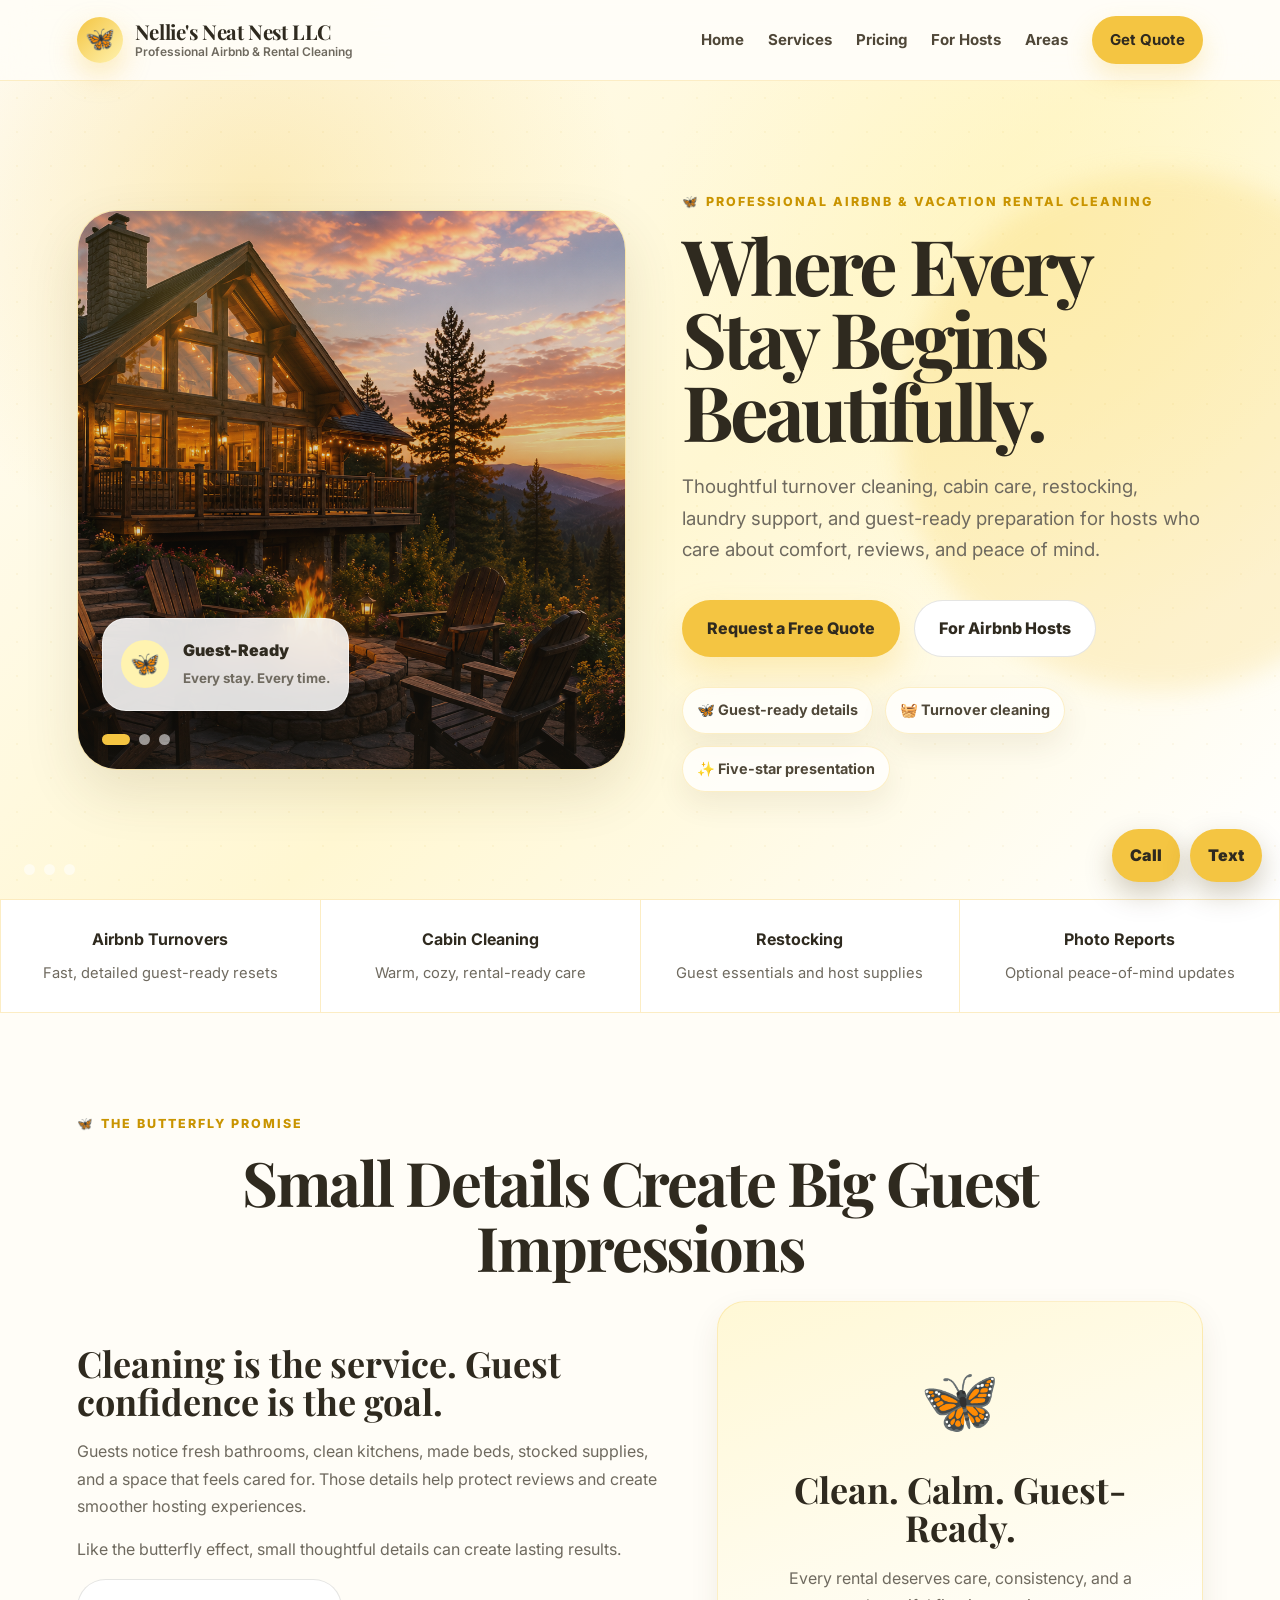
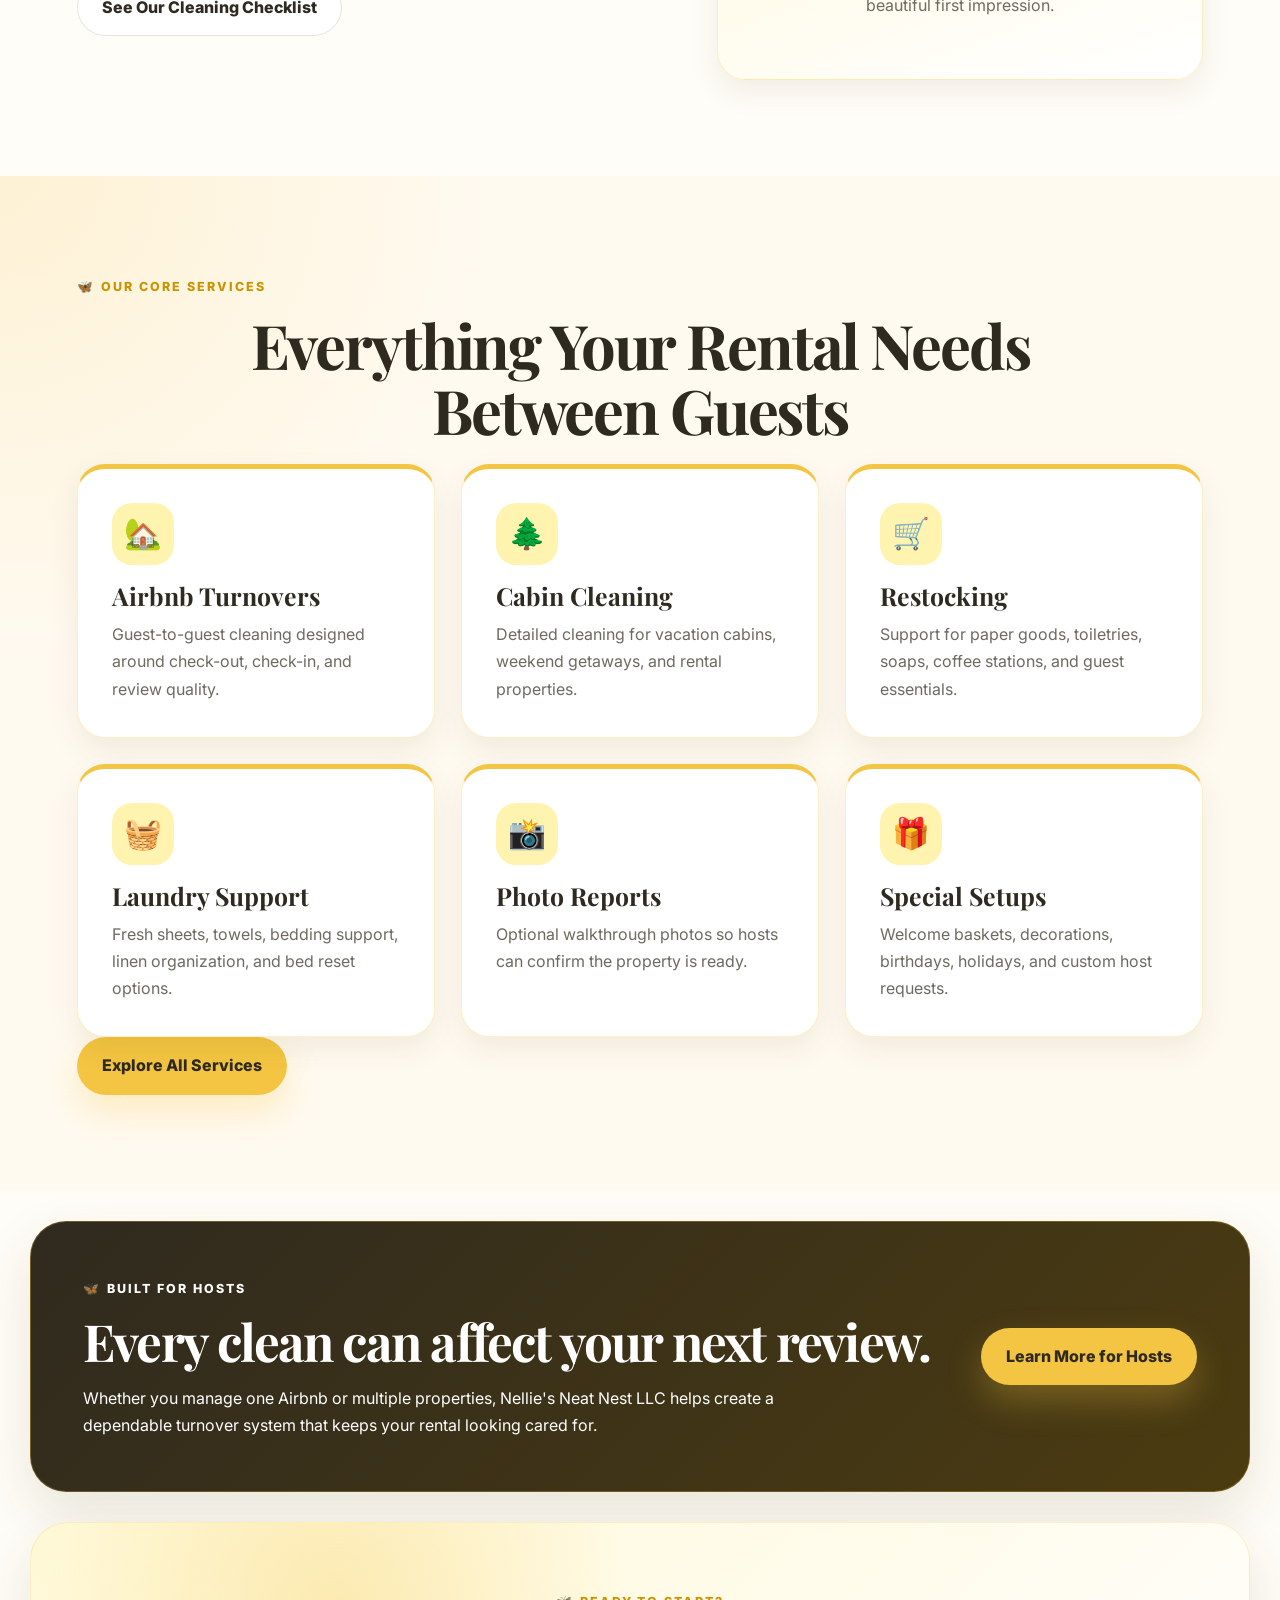
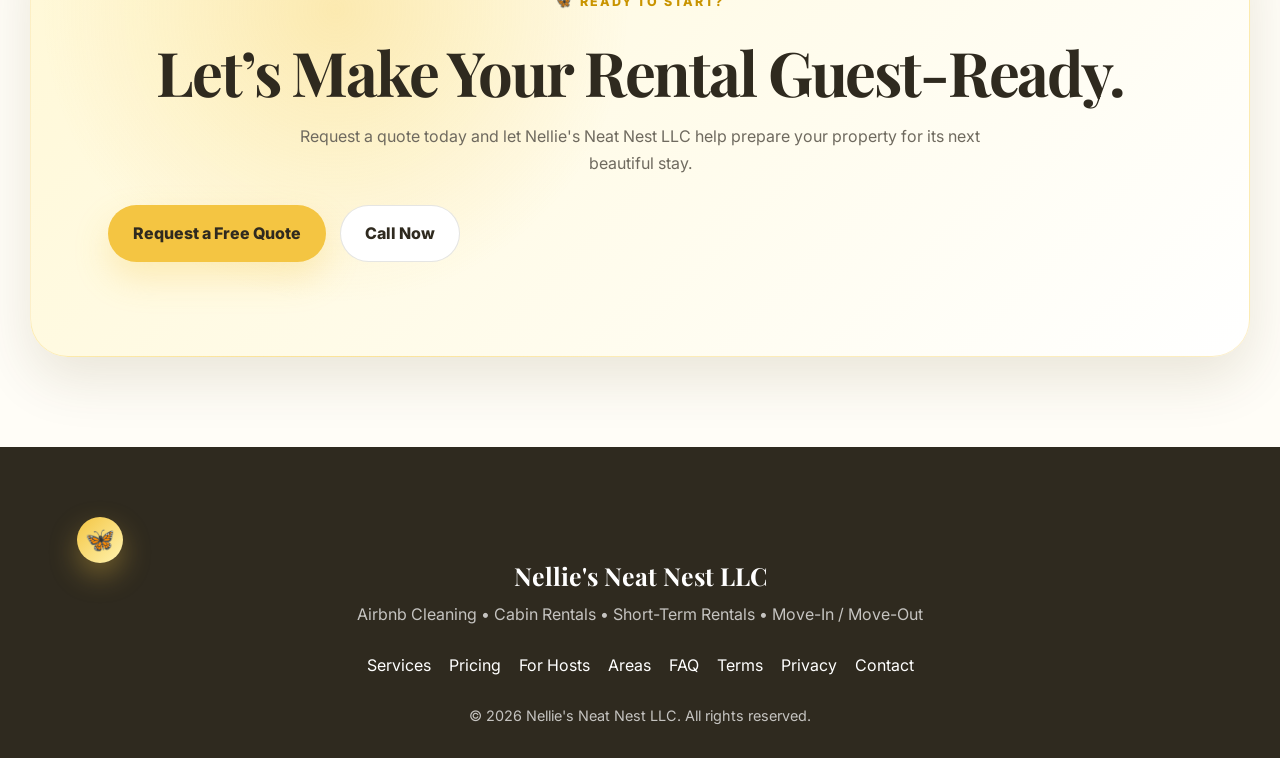
<file: index.html>
<!DOCTYPE html>
<html lang="en">
<head>
  <meta charset="UTF-8" />
  <meta name="viewport" content="width=device-width, initial-scale=1.0" />

  <title>Nellie's Neat Nest LLC | Airbnb Cleaning & Vacation Rental Turnovers</title>
  <meta name="description" content="Professional Airbnb turnover cleaning, cabin cleaning, restocking, laundry support, and guest-ready rental cleaning services." />

  <link rel="stylesheet" href="css/styles.css" />
</head>

<body>

<div class="butterfly-layer" aria-hidden="true">
  <span class="float-butterfly b1">🦋</span>
  <span class="float-butterfly b2">🦋</span>
  <span class="float-butterfly b3">🦋</span>
  <span class="float-butterfly b4">🦋</span>
  <span class="float-butterfly b5">🦋</span>
  <span class="float-butterfly b6">🦋</span>
</div>

<header class="site-header">
  <a href="index.html" class="logo">
    <span class="logo-mark">🦋</span>
    <span class="logo-text">
      <strong>Nellie's Neat Nest LLC</strong>
      <small>Professional Airbnb & Rental Cleaning</small>
    </span>
  </a>

  <nav class="nav">
    <a href="index.html">Home</a>
    <a href="services.html">Services</a>
    <a href="pricing.html">Pricing</a>
    <a href="airbnb-hosts.html">For Hosts</a>
    <a href="service-areas.html">Areas</a>
    <a href="contact.html" class="nav-btn">Get Quote</a>
  </nav>
</header>

<main>

<section class="hero">

  <aside class="hero-slideshow-wrap">

    <div class="hero-slideshow">

        <div class="hero-slide active">
            <img src="images/hero-cabin-1.png"
                 alt="Warm cabin rental prepared for guests">
        </div>

        <div class="hero-slide">
            <img src="images/hero-living-room.png"
                 alt="Cozy cabin living room prepared for Airbnb guests">
        </div>

        <div class="hero-slide">
            <img src="images/hero-cabin-3.png"
                 alt="Vacation rental guest-ready bedroom">
        </div>

        <div class="hero-slide-overlay"></div>

        <div class="hero-image-badge">
            <span>🦋</span>
            <div>
                <strong>Guest-Ready</strong>
                <small>Every stay. Every time.</small>
            </div>
        </div>

        <div class="slide-dots">
            <button class="slide-dot active" aria-label="Slide 1"></button>
            <button class="slide-dot" aria-label="Slide 2"></button>
            <button class="slide-dot" aria-label="Slide 3"></button>
        </div>

    </div>

</aside>

      
      <div class="slide-dots">
        <button class="slide-dot active" aria-label="Slide 1"></button>
        <button class="slide-dot" aria-label="Slide 2"></button>
        <button class="slide-dot" aria-label="Slide 3"></button>
      </div>

    </div>
  </aside>

  <div class="hero-content">
    <p class="eyebrow">Professional Airbnb & Vacation Rental Cleaning</p>

    <h1>Where Every Stay Begins Beautifully.</h1>

    <p class="hero-text">
      Thoughtful turnover cleaning, cabin care, restocking, laundry support,
      and guest-ready preparation for hosts who care about comfort, reviews,
      and peace of mind.
    </p>

    <div class="hero-buttons">
      <a href="contact.html" class="btn primary">Request a Free Quote</a>
      <a href="airbnb-hosts.html" class="btn secondary">For Airbnb Hosts</a>
    </div>

    <div class="trust-row">
      <span>🦋 Guest-ready details</span>
      <span>🧺 Turnover cleaning</span>
      <span>✨ Five-star presentation</span>
    </div>
  </div>

</section>

<section class="trust-strip">
  <div>
    <strong>Airbnb Turnovers</strong>
    <span>Fast, detailed guest-ready resets</span>
  </div>
  <div>
    <strong>Cabin Cleaning</strong>
    <span>Warm, cozy, rental-ready care</span>
  </div>
  <div>
    <strong>Restocking</strong>
    <span>Guest essentials and host supplies</span>
  </div>
  <div>
    <strong>Photo Reports</strong>
    <span>Optional peace-of-mind updates</span>
  </div>
</section>

<section class="section">
  <p class="eyebrow center">The Butterfly Promise</p>
  <h2 class="section-title">Small Details Create Big Guest Impressions</h2>

  <div class="split">
    <div>
      <h3>Cleaning is the service. Guest confidence is the goal.</h3>
      <p>
        Guests notice fresh bathrooms, clean kitchens, made beds, stocked supplies,
        and a space that feels cared for. Those details help protect reviews and create
        smoother hosting experiences.
      </p>
      <p>
        Like the butterfly effect, small thoughtful details can create lasting results.
      </p>
      <a href="checklist.html" class="btn secondary">See Our Cleaning Checklist</a>
    </div>

    <div class="feature-card butterfly-promise-card">
      <span>🦋</span>
      <h3>Clean. Calm. Guest-Ready.</h3>
      <p>Every rental deserves care, consistency, and a beautiful first impression.</p>
    </div>
  </div>
</section>

<section class="section soft-bg">
  <p class="eyebrow center">Our Core Services</p>
  <h2 class="section-title">Everything Your Rental Needs Between Guests</h2>

  <div class="cards">
    <article class="card service-card">
      <span class="card-icon">🏡</span>
      <h3>Airbnb Turnovers</h3>
      <p>Guest-to-guest cleaning designed around check-out, check-in, and review quality.</p>
    </article>

    <article class="card service-card">
      <span class="card-icon">🌲</span>
      <h3>Cabin Cleaning</h3>
      <p>Detailed cleaning for vacation cabins, weekend getaways, and rental properties.</p>
    </article>

    <article class="card service-card">
      <span class="card-icon">🛒</span>
      <h3>Restocking</h3>
      <p>Support for paper goods, toiletries, soaps, coffee stations, and guest essentials.</p>
    </article>

    <article class="card service-card">
      <span class="card-icon">🧺</span>
      <h3>Laundry Support</h3>
      <p>Fresh sheets, towels, bedding support, linen organization, and bed reset options.</p>
    </article>

    <article class="card service-card">
      <span class="card-icon">📸</span>
      <h3>Photo Reports</h3>
      <p>Optional walkthrough photos so hosts can confirm the property is ready.</p>
    </article>

    <article class="card service-card">
      <span class="card-icon">🎁</span>
      <h3>Special Setups</h3>
      <p>Welcome baskets, decorations, birthdays, holidays, and custom host requests.</p>
    </article>
  </div>

  <div class="center-button">
    <a href="services.html" class="btn primary">Explore All Services</a>
  </div>
</section>

<section class="highlight host-highlight">
  <div>
    <p class="eyebrow">Built for Hosts</p>
    <h2>Every clean can affect your next review.</h2>
    <p>
      Whether you manage one Airbnb or multiple properties, Nellie's Neat Nest LLC helps
      create a dependable turnover system that keeps your rental looking cared for.
    </p>
  </div>

  <a href="airbnb-hosts.html" class="btn primary">Learn More for Hosts</a>
</section>

<section class="cta">
  <p class="eyebrow center">Ready to Start?</p>
  <h2>Let’s Make Your Rental Guest-Ready.</h2>
  <p>
    Request a quote today and let Nellie's Neat Nest LLC help prepare your property
    for its next beautiful stay.
  </p>

  <div class="hero-buttons center">
    <a href="contact.html" class="btn primary">Request a Free Quote</a>
    <a href="tel:9285331377" class="btn secondary">Call Now</a>
  </div>
</section>

</main>

<footer class="footer">
  <div class="footer-brand">
    <span class="logo-mark">🦋</span>
    <h3>Nellie's Neat Nest LLC</h3>
    <p>Airbnb Cleaning • Cabin Rentals • Short-Term Rentals • Move-In / Move-Out</p>
  </div>

  <div class="footer-links">
    <a href="services.html">Services</a>
    <a href="pricing.html">Pricing</a>
    <a href="airbnb-hosts.html">For Hosts</a>
    <a href="service-areas.html">Areas</a>
    <a href="faq.html">FAQ</a>
    <a href="terms-and-policies.html">Terms</a>
    <a href="privacy.html">Privacy</a>
    <a href="contact.html">Contact</a>
  </div>

  <p class="copyright">© 2026 Nellie's Neat Nest LLC. All rights reserved.</p>
</footer>

<div class="floating-actions">
  <a href="tel:9285331377">Call</a>
  <a href="sms:9285331377">Text</a>
</div>

<script src="js/script.js"></script>
</body>
</html>
</file>
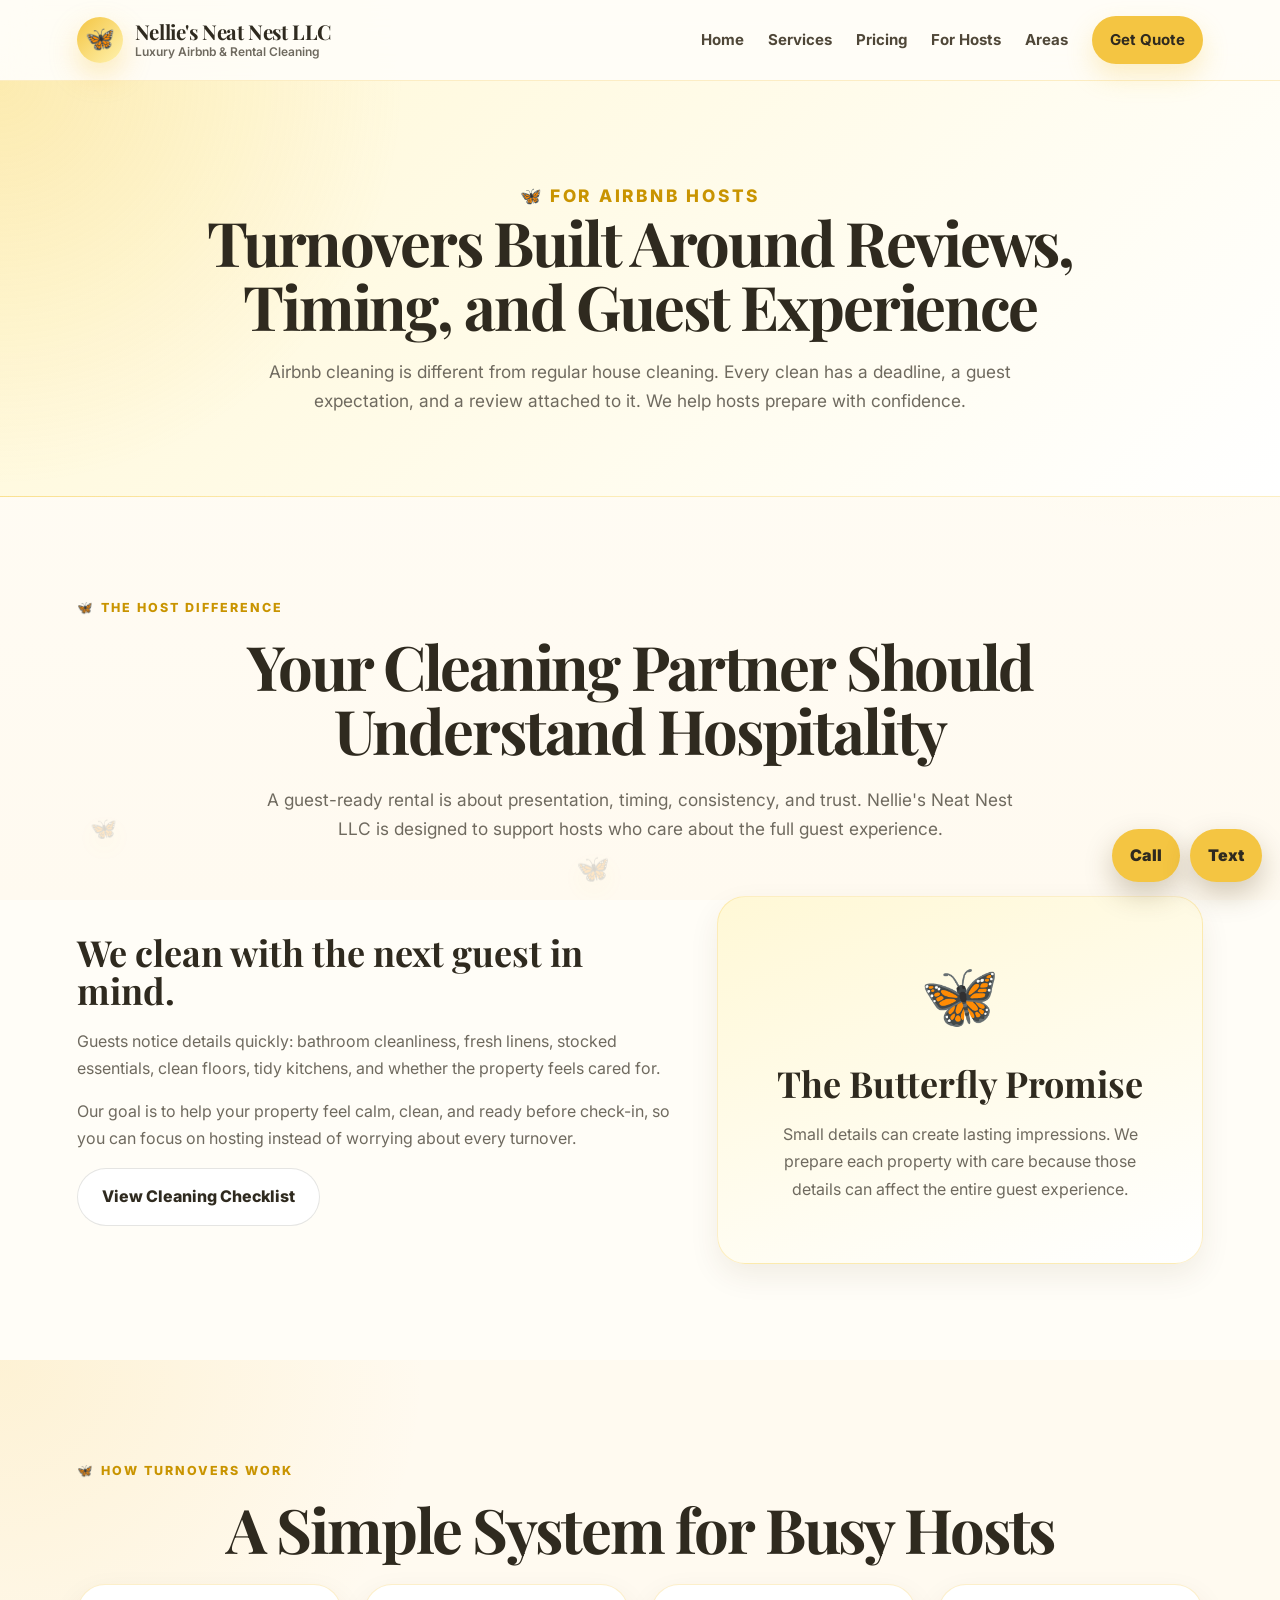
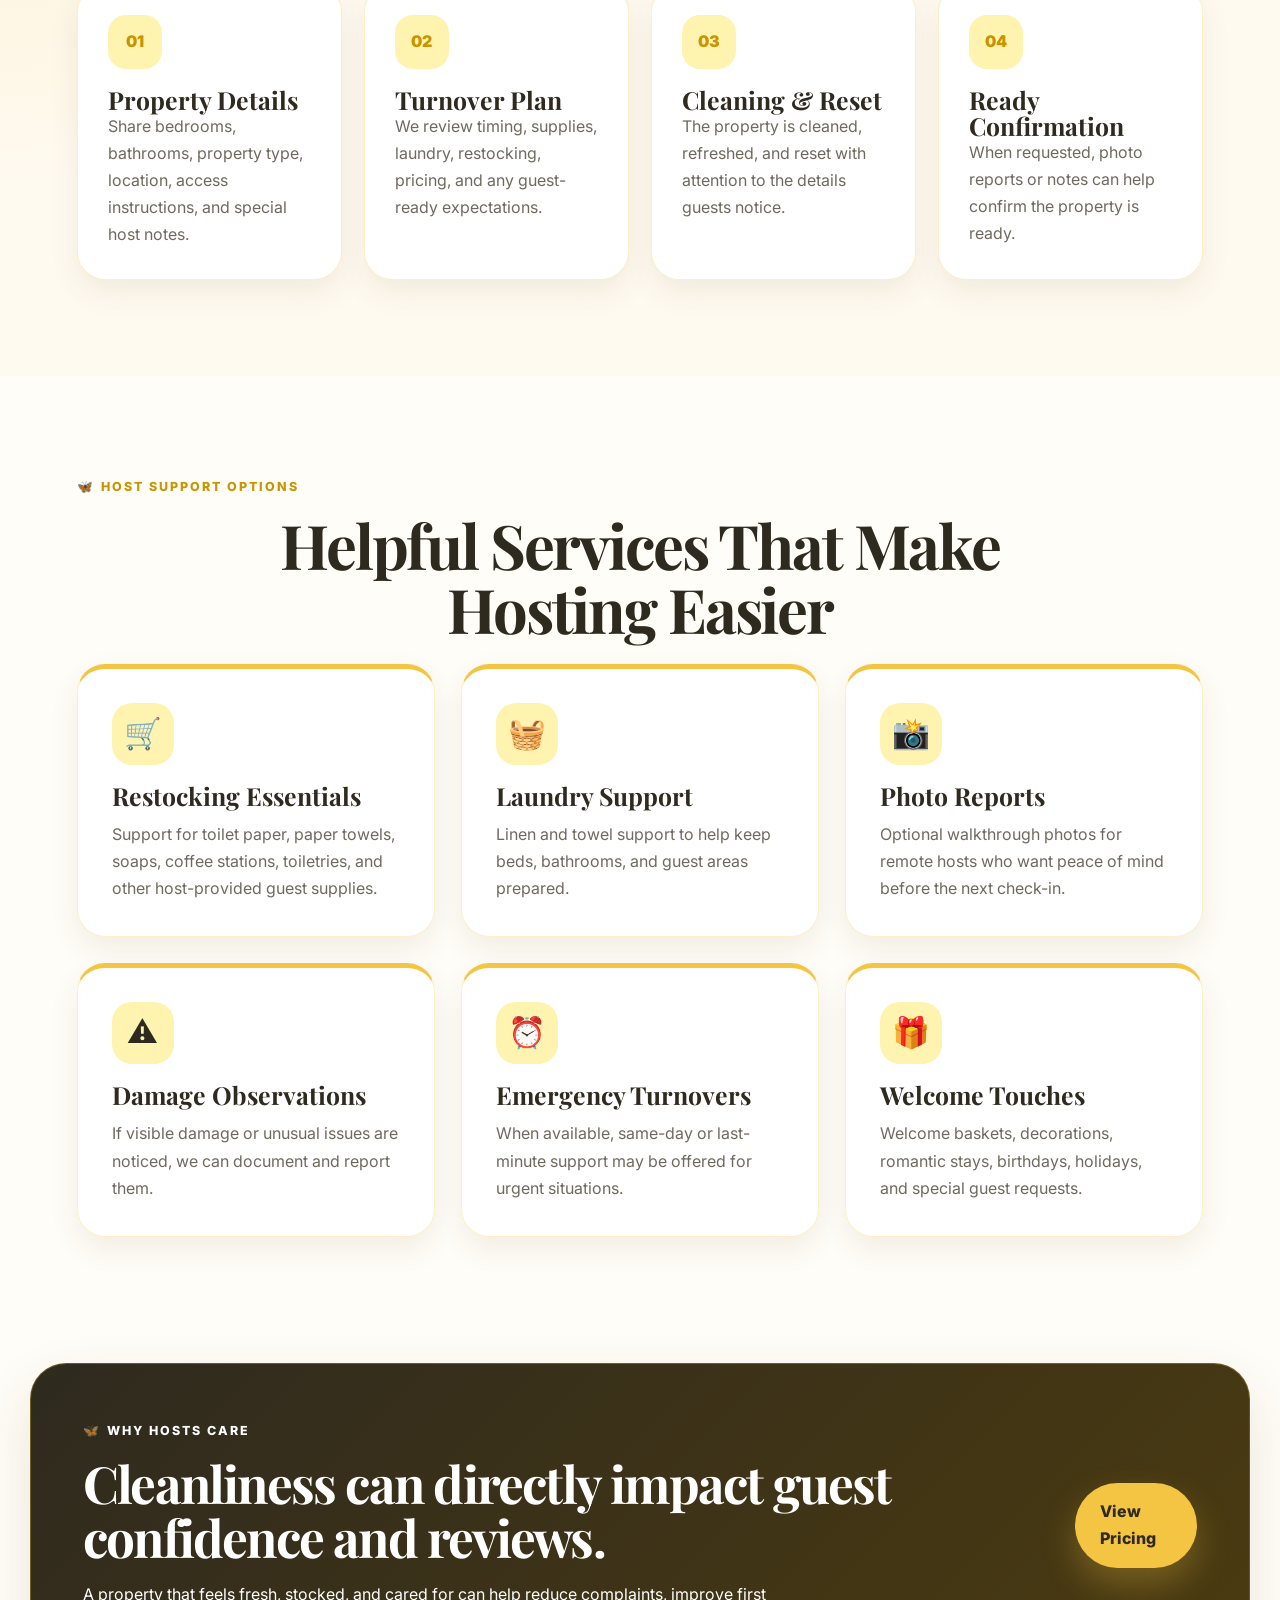
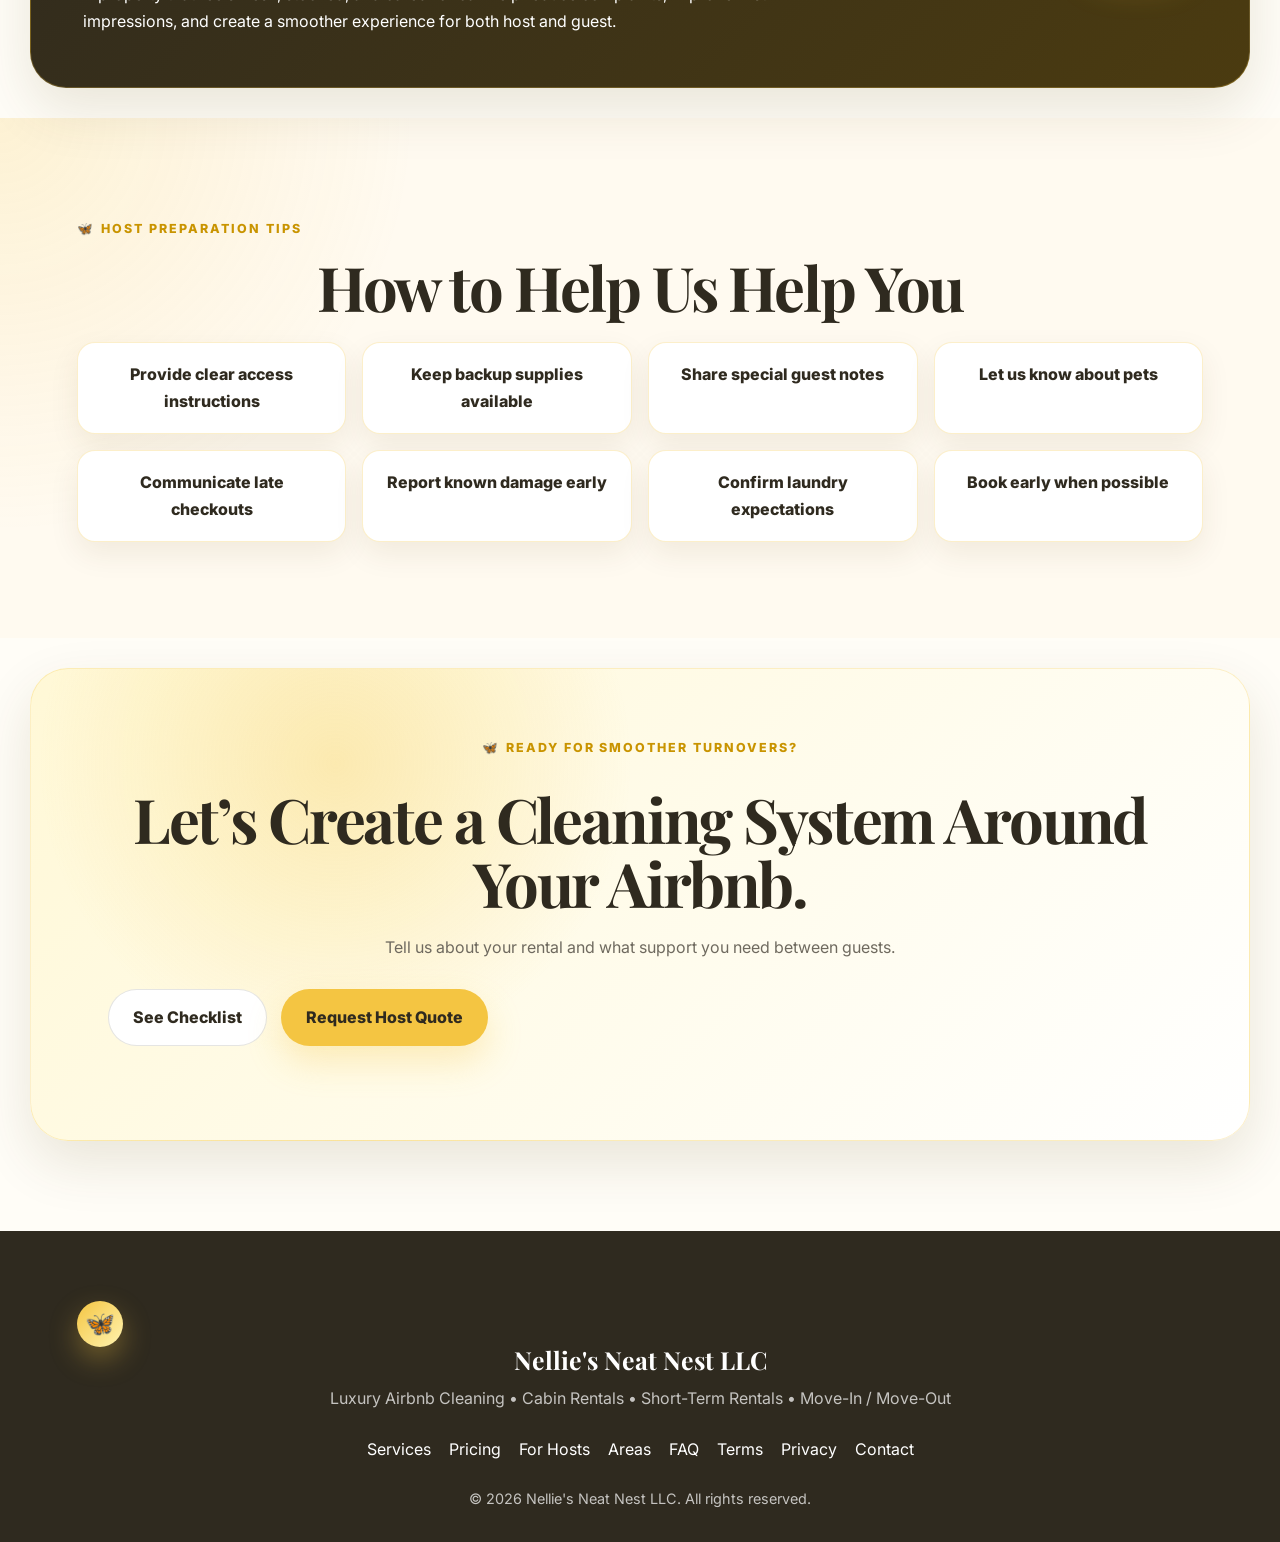
<file: airbnb-hosts.html>
<!DOCTYPE html>
<html lang="en">
<head>
  <meta charset="UTF-8" />
  <meta name="viewport" content="width=device-width, initial-scale=1.0" />

  <title>For Airbnb Hosts | Nellie's Neat Nest LLC</title>
  <meta
    name="description"
    content="Airbnb host cleaning support including turnovers, restocking, laundry, photo reports, guest-ready preparation, and rental cleaning systems."
  />

  <link rel="stylesheet" href="css/styles.css" />
</head>

<body>

  <div class="butterfly-layer" aria-hidden="true">
    <span class="float-butterfly b1">🦋</span>
    <span class="float-butterfly b2">🦋</span>
    <span class="float-butterfly b3">🦋</span>
    <span class="float-butterfly b4">🦋</span>
    <span class="float-butterfly b5">🦋</span>
    <span class="float-butterfly b6">🦋</span>
  </div>

  <header class="site-header">
    <a href="index.html" class="logo">
      <span class="logo-mark">🦋</span>
      <span class="logo-text">
        <strong>Nellie's Neat Nest LLC</strong>
        <small>Luxury Airbnb & Rental Cleaning</small>
      </span>
    </a>

    <nav class="nav">
      <a href="index.html">Home</a>
      <a href="services.html">Services</a>
      <a href="pricing.html">Pricing</a>
      <a href="airbnb-hosts.html">For Hosts</a>
      <a href="service-areas.html">Areas</a>
      <a href="contact.html" class="nav-btn">Get Quote</a>
    </nav>
  </header>

  <main>

    <section class="page-hero">
      <p class="eyebrow">For Airbnb Hosts</p>
      <h2>Turnovers Built Around Reviews, Timing, and Guest Experience</h2>
      <p>
        Airbnb cleaning is different from regular house cleaning. Every clean has a deadline,
        a guest expectation, and a review attached to it. We help hosts prepare with confidence.
      </p>
    </section>

    <section class="section">
      <p class="eyebrow center">The Host Difference</p>
      <h2 class="section-title">Your Cleaning Partner Should Understand Hospitality</h2>
      <p class="section-subtitle">
        A guest-ready rental is about presentation, timing, consistency, and trust.
        Nellie's Neat Nest LLC is designed to support hosts who care about the full guest experience.
      </p>

      <div class="split">
        <div>
          <h3>We clean with the next guest in mind.</h3>
          <p>
            Guests notice details quickly: bathroom cleanliness, fresh linens, stocked essentials,
            clean floors, tidy kitchens, and whether the property feels cared for.
          </p>
          <p>
            Our goal is to help your property feel calm, clean, and ready before check-in,
            so you can focus on hosting instead of worrying about every turnover.
          </p>
          <a href="checklist.html" class="btn secondary">View Cleaning Checklist</a>
        </div>

        <div class="feature-card butterfly-promise-card">
          <span>🦋</span>
          <h3>The Butterfly Promise</h3>
          <p>
            Small details can create lasting impressions. We prepare each property
            with care because those details can affect the entire guest experience.
          </p>
        </div>
      </div>
    </section>

    <section class="section soft-bg">
      <p class="eyebrow center">How Turnovers Work</p>
      <h2 class="section-title">A Simple System for Busy Hosts</h2>

      <div class="process-grid">
        <article class="process-step">
          <span>01</span>
          <h3>Property Details</h3>
          <p>
            Share bedrooms, bathrooms, property type, location, access instructions,
            and special host notes.
          </p>
        </article>

        <article class="process-step">
          <span>02</span>
          <h3>Turnover Plan</h3>
          <p>
            We review timing, supplies, laundry, restocking, pricing, and any guest-ready expectations.
          </p>
        </article>

        <article class="process-step">
          <span>03</span>
          <h3>Cleaning & Reset</h3>
          <p>
            The property is cleaned, refreshed, and reset with attention to the details guests notice.
          </p>
        </article>

        <article class="process-step">
          <span>04</span>
          <h3>Ready Confirmation</h3>
          <p>
            When requested, photo reports or notes can help confirm the property is ready.
          </p>
        </article>
      </div>
    </section>

    <section class="section">
      <p class="eyebrow center">Host Support Options</p>
      <h2 class="section-title">Helpful Services That Make Hosting Easier</h2>

      <div class="cards">
        <article class="card service-card">
          <span class="card-icon">🛒</span>
          <h3>Restocking Essentials</h3>
          <p>
            Support for toilet paper, paper towels, soaps, coffee stations,
            toiletries, and other host-provided guest supplies.
          </p>
        </article>

        <article class="card service-card">
          <span class="card-icon">🧺</span>
          <h3>Laundry Support</h3>
          <p>
            Linen and towel support to help keep beds, bathrooms, and guest areas prepared.
          </p>
        </article>

        <article class="card service-card">
          <span class="card-icon">📸</span>
          <h3>Photo Reports</h3>
          <p>
            Optional walkthrough photos for remote hosts who want peace of mind
            before the next check-in.
          </p>
        </article>

        <article class="card service-card">
          <span class="card-icon">⚠️</span>
          <h3>Damage Observations</h3>
          <p>
            If visible damage or unusual issues are noticed, we can document and report them.
          </p>
        </article>

        <article class="card service-card">
          <span class="card-icon">⏰</span>
          <h3>Emergency Turnovers</h3>
          <p>
            When available, same-day or last-minute support may be offered for urgent situations.
          </p>
        </article>

        <article class="card service-card">
          <span class="card-icon">🎁</span>
          <h3>Welcome Touches</h3>
          <p>
            Welcome baskets, decorations, romantic stays, birthdays, holidays,
            and special guest requests.
          </p>
        </article>
      </div>
    </section>

    <section class="highlight host-highlight">
      <div>
        <p class="eyebrow">Why Hosts Care</p>
        <h2>Cleanliness can directly impact guest confidence and reviews.</h2>
        <p>
          A property that feels fresh, stocked, and cared for can help reduce complaints,
          improve first impressions, and create a smoother experience for both host and guest.
        </p>
      </div>

      <a href="pricing.html" class="btn primary">View Pricing</a>
    </section>

    <section class="section soft-bg">
      <p class="eyebrow center">Host Preparation Tips</p>
      <h2 class="section-title">How to Help Us Help You</h2>

      <div class="service-grid">
        <div class="service-box">Provide clear access instructions</div>
        <div class="service-box">Keep backup supplies available</div>
        <div class="service-box">Share special guest notes</div>
        <div class="service-box">Let us know about pets</div>
        <div class="service-box">Communicate late checkouts</div>
        <div class="service-box">Report known damage early</div>
        <div class="service-box">Confirm laundry expectations</div>
        <div class="service-box">Book early when possible</div>
      </div>
    </section>

    <section class="cta">
      <p class="eyebrow center">Ready for Smoother Turnovers?</p>
      <h2>Let’s Create a Cleaning System Around Your Airbnb.</h2>
      <p>
        Tell us about your rental and what support you need between guests.
      </p>

      <div class="hero-buttons center">
        <a href="checklist.html" class="btn secondary">See Checklist</a>
        <a href="contact.html" class="btn primary">Request Host Quote</a>
      </div>
    </section>

  </main>

  <footer class="footer">
    <div class="footer-brand">
      <span class="logo-mark">🦋</span>
      <h3>Nellie's Neat Nest LLC</h3>
      <p>Luxury Airbnb Cleaning • Cabin Rentals • Short-Term Rentals • Move-In / Move-Out</p>
    </div>

    <div class="footer-links">
      <a href="services.html">Services</a>
      <a href="pricing.html">Pricing</a>
      <a href="airbnb-hosts.html">For Hosts</a>
      <a href="service-areas.html">Areas</a>
      <a href="faq.html">FAQ</a>
      <a href="terms-and-policies.html">Terms</a>
      <a href="privacy.html">Privacy</a>
      <a href="contact.html">Contact</a>
    </div>

    <p class="copyright">© 2026 Nellie's Neat Nest LLC. All rights reserved.</p>
  </footer>

  <div class="floating-actions">
    <a href="tel:9285331377">Call</a>
    <a href="sms:9285331377">Text</a>
  </div>

  <script src="js/script.js"></script>
</body>
</html>
</file>
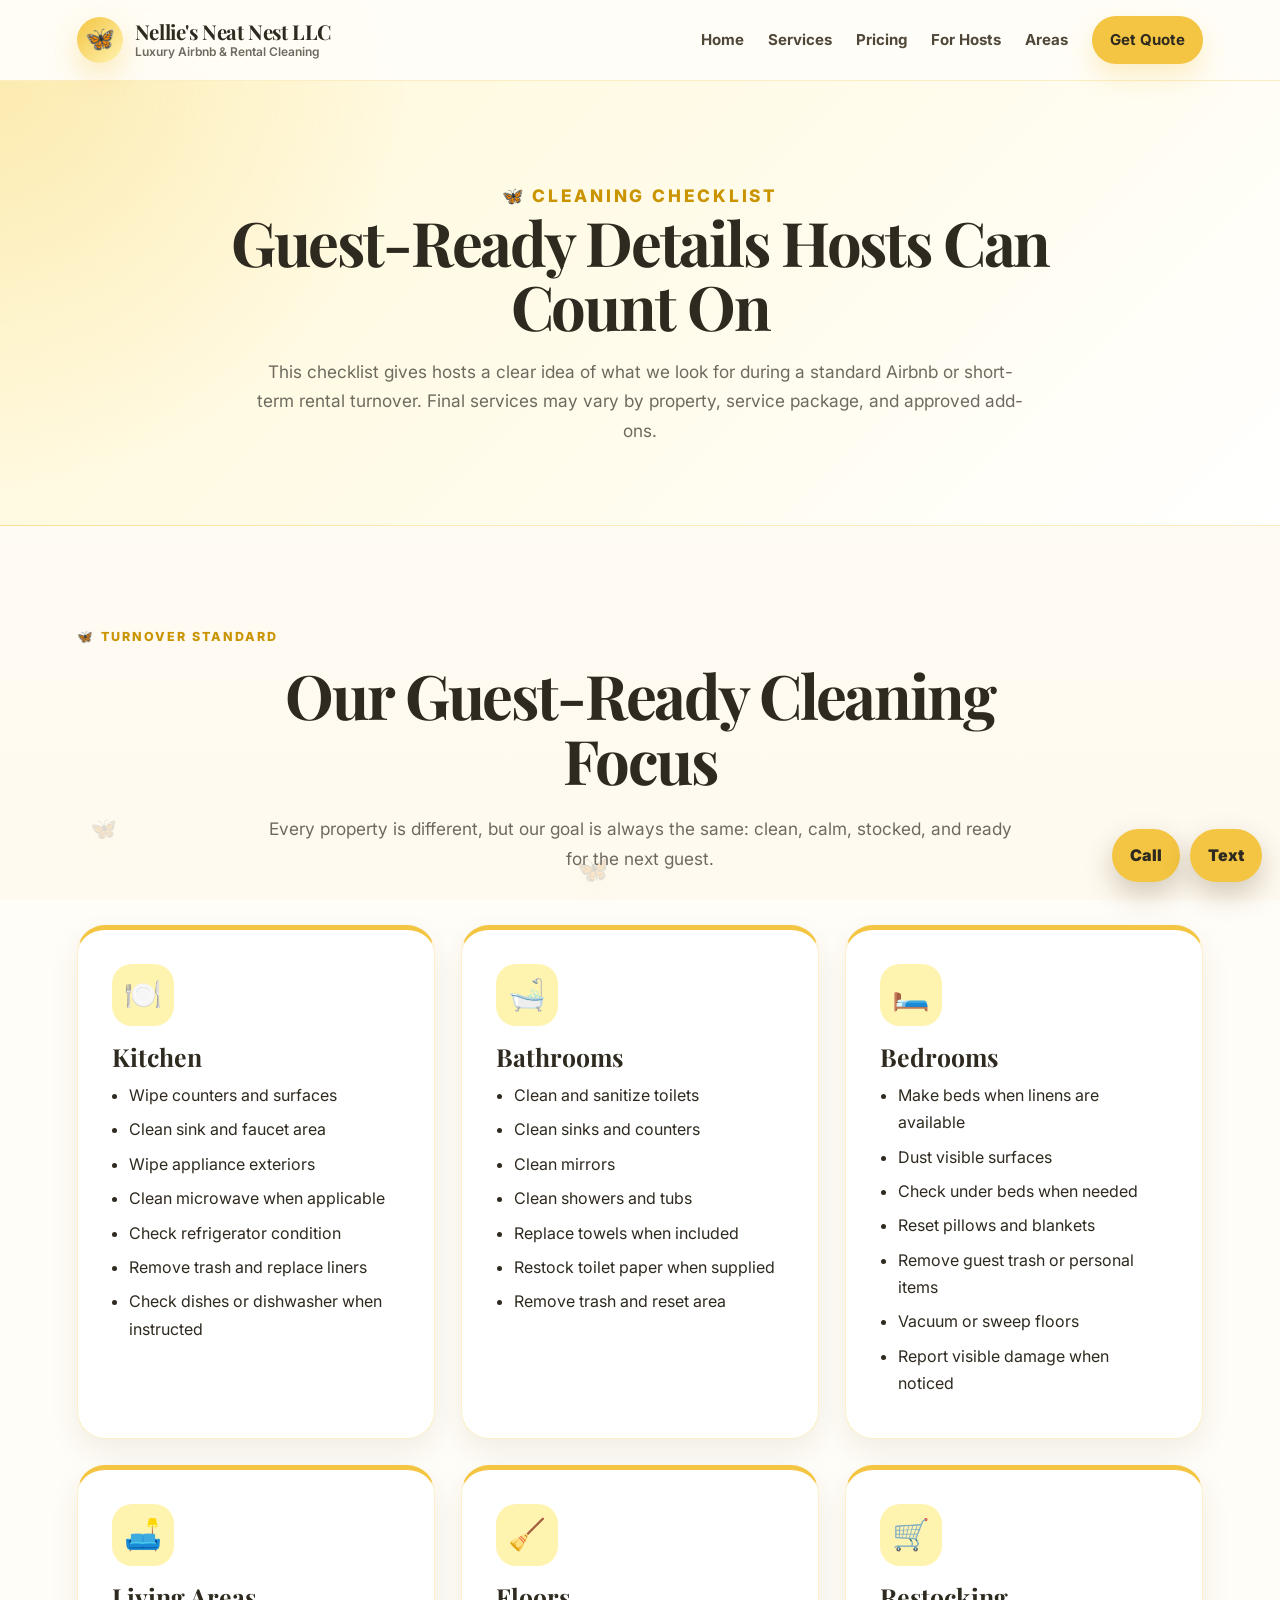
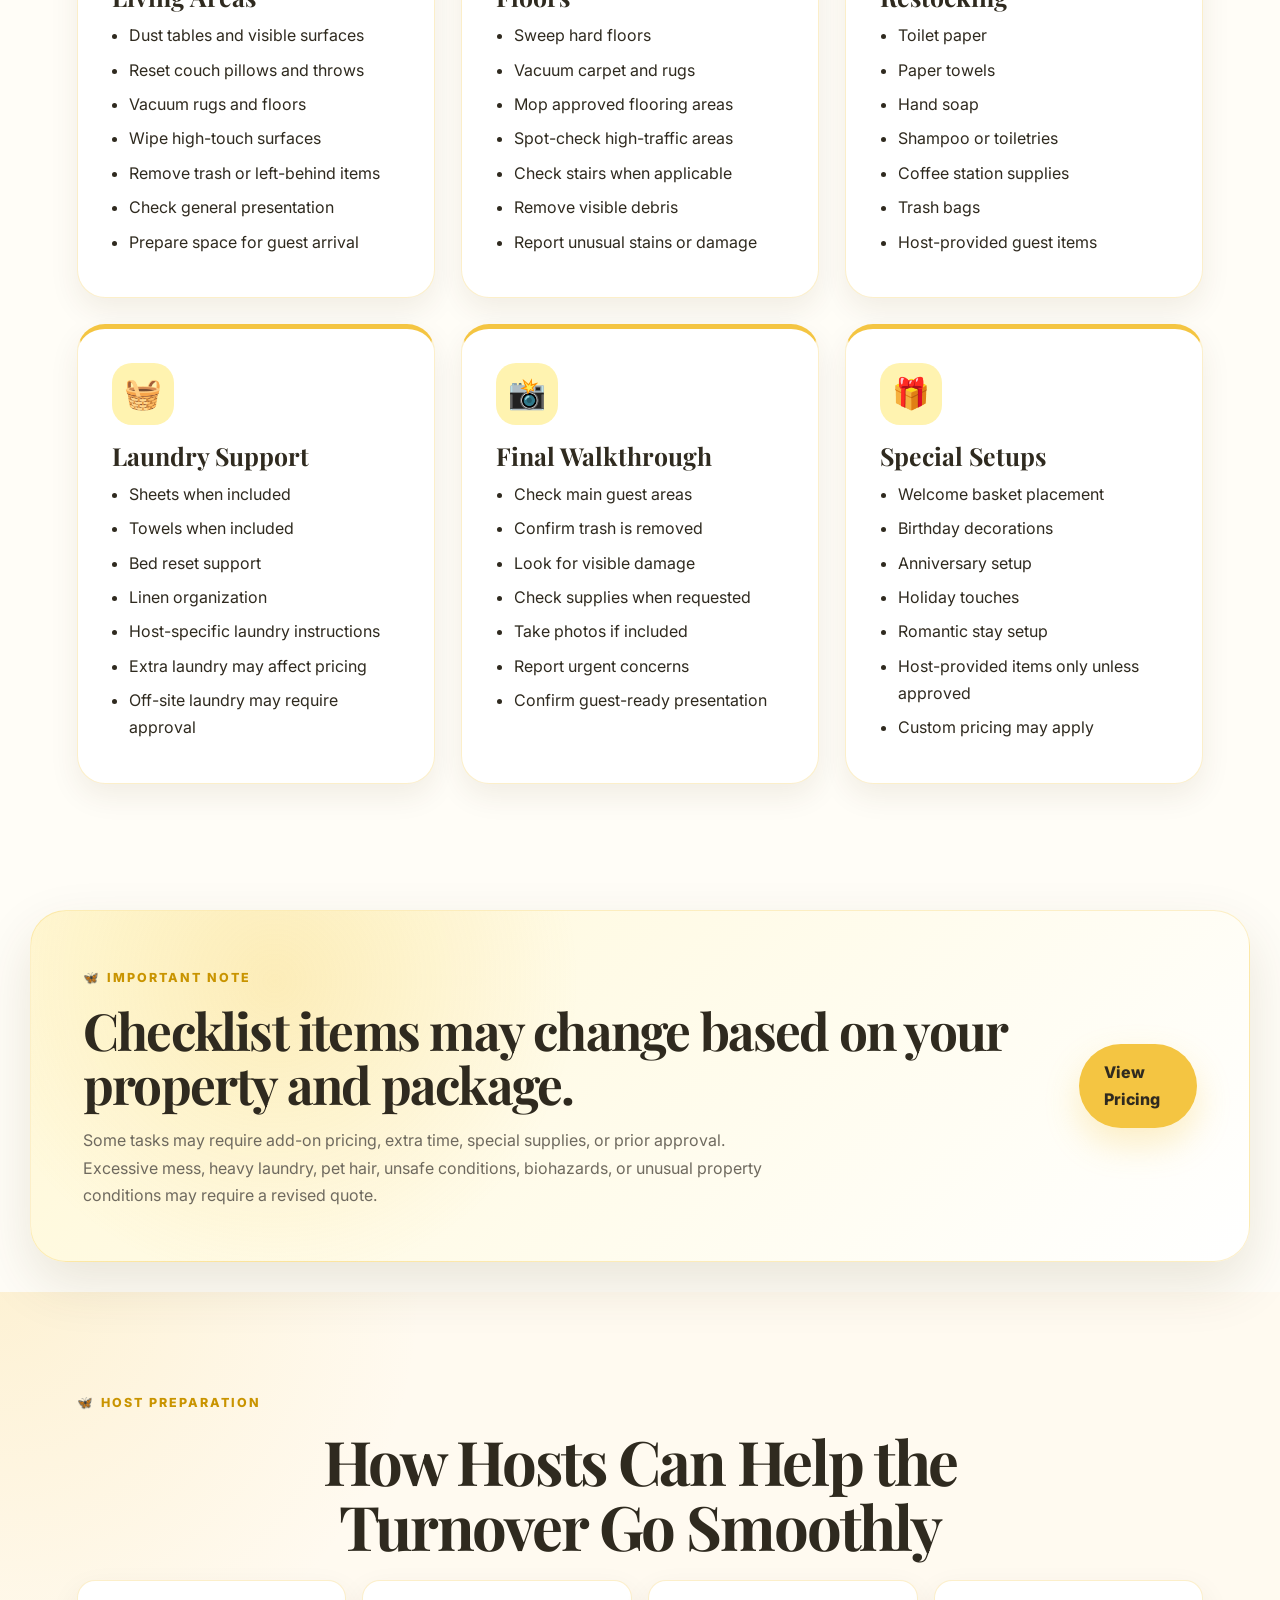
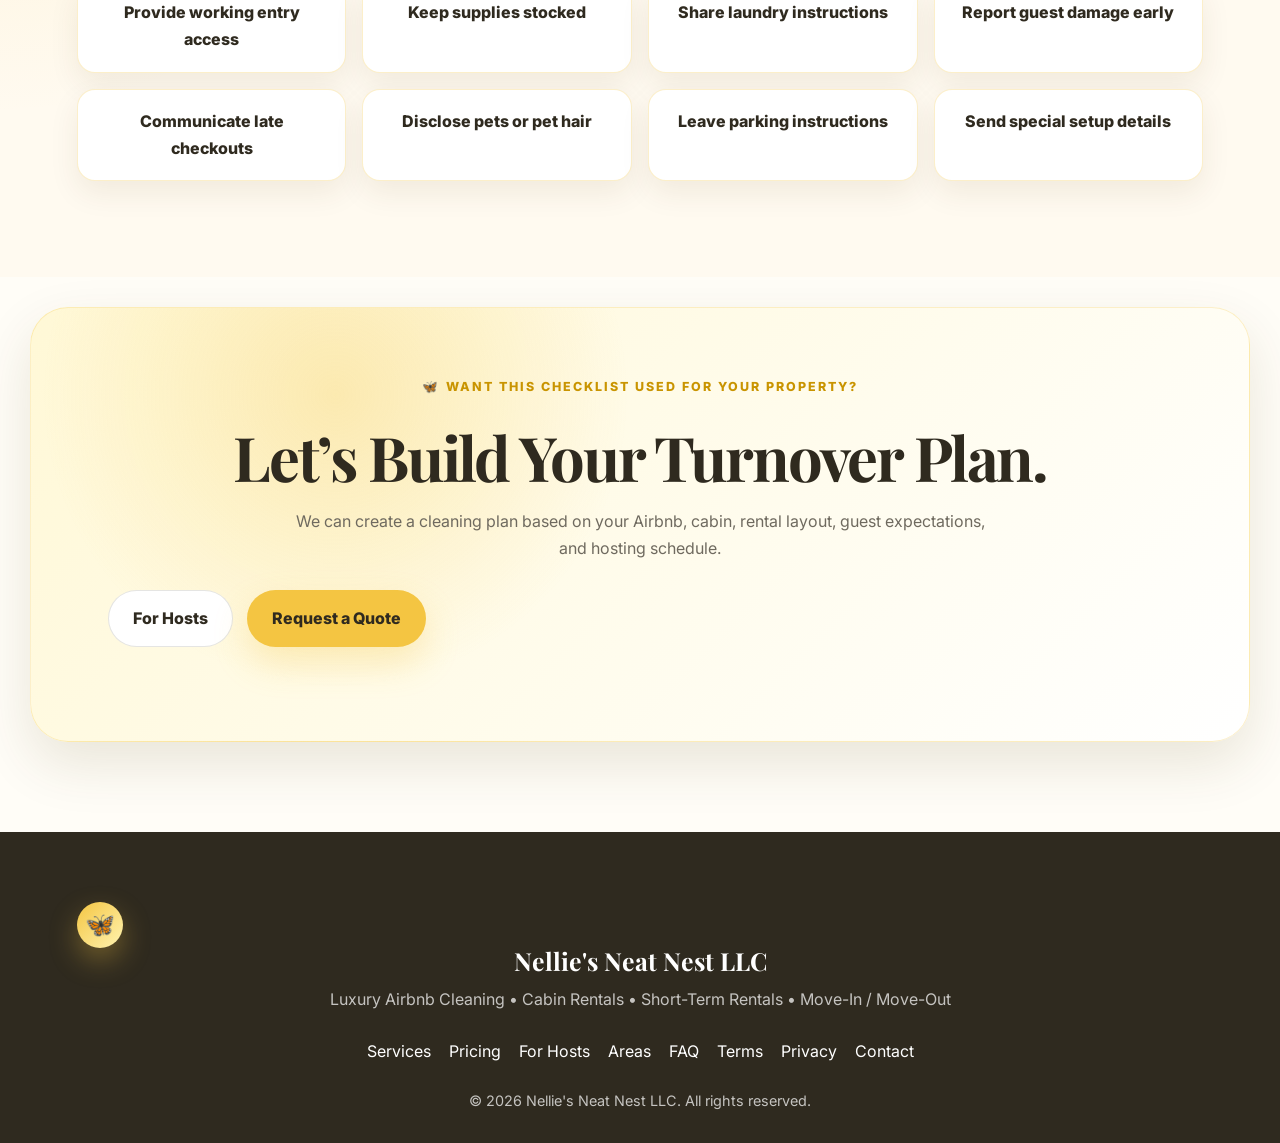
<file: checklist.html>
<!DOCTYPE html>
<html lang="en">
<head>
  <meta charset="UTF-8" />
  <meta name="viewport" content="width=device-width, initial-scale=1.0" />

  <title>Cleaning Checklist | Nellie's Neat Nest LLC</title>
  <meta
    name="description"
    content="View Nellie's Neat Nest LLC Airbnb turnover cleaning checklist for kitchens, bathrooms, bedrooms, restocking, laundry, and guest-ready preparation."
  />

  <link rel="stylesheet" href="css/styles.css" />
</head>

<body>

  <div class="butterfly-layer" aria-hidden="true">
    <span class="float-butterfly b1">🦋</span>
    <span class="float-butterfly b2">🦋</span>
    <span class="float-butterfly b3">🦋</span>
    <span class="float-butterfly b4">🦋</span>
    <span class="float-butterfly b5">🦋</span>
    <span class="float-butterfly b6">🦋</span>
  </div>

  <header class="site-header">
    <a href="index.html" class="logo">
      <span class="logo-mark">🦋</span>
      <span class="logo-text">
        <strong>Nellie's Neat Nest LLC</strong>
        <small>Luxury Airbnb & Rental Cleaning</small>
      </span>
    </a>

    <nav class="nav">
      <a href="index.html">Home</a>
      <a href="services.html">Services</a>
      <a href="pricing.html">Pricing</a>
      <a href="airbnb-hosts.html">For Hosts</a>
      <a href="service-areas.html">Areas</a>
      <a href="contact.html" class="nav-btn">Get Quote</a>
    </nav>
  </header>

  <main>

    <section class="page-hero">
      <p class="eyebrow">Cleaning Checklist</p>
      <h2>Guest-Ready Details Hosts Can Count On</h2>
      <p>
        This checklist gives hosts a clear idea of what we look for during a standard
        Airbnb or short-term rental turnover. Final services may vary by property,
        service package, and approved add-ons.
      </p>
    </section>

    <section class="section">
      <p class="eyebrow center">Turnover Standard</p>
      <h2 class="section-title">Our Guest-Ready Cleaning Focus</h2>
      <p class="section-subtitle">
        Every property is different, but our goal is always the same:
        clean, calm, stocked, and ready for the next guest.
      </p>

      <div class="cards">
        <article class="card service-card">
          <span class="card-icon">🍽️</span>
          <h3>Kitchen</h3>
          <ul>
            <li>Wipe counters and surfaces</li>
            <li>Clean sink and faucet area</li>
            <li>Wipe appliance exteriors</li>
            <li>Clean microwave when applicable</li>
            <li>Check refrigerator condition</li>
            <li>Remove trash and replace liners</li>
            <li>Check dishes or dishwasher when instructed</li>
          </ul>
        </article>

        <article class="card service-card">
          <span class="card-icon">🛁</span>
          <h3>Bathrooms</h3>
          <ul>
            <li>Clean and sanitize toilets</li>
            <li>Clean sinks and counters</li>
            <li>Clean mirrors</li>
            <li>Clean showers and tubs</li>
            <li>Replace towels when included</li>
            <li>Restock toilet paper when supplied</li>
            <li>Remove trash and reset area</li>
          </ul>
        </article>

        <article class="card service-card">
          <span class="card-icon">🛏️</span>
          <h3>Bedrooms</h3>
          <ul>
            <li>Make beds when linens are available</li>
            <li>Dust visible surfaces</li>
            <li>Check under beds when needed</li>
            <li>Reset pillows and blankets</li>
            <li>Remove guest trash or personal items</li>
            <li>Vacuum or sweep floors</li>
            <li>Report visible damage when noticed</li>
          </ul>
        </article>

        <article class="card service-card">
          <span class="card-icon">🛋️</span>
          <h3>Living Areas</h3>
          <ul>
            <li>Dust tables and visible surfaces</li>
            <li>Reset couch pillows and throws</li>
            <li>Vacuum rugs and floors</li>
            <li>Wipe high-touch surfaces</li>
            <li>Remove trash or left-behind items</li>
            <li>Check general presentation</li>
            <li>Prepare space for guest arrival</li>
          </ul>
        </article>

        <article class="card service-card">
          <span class="card-icon">🧹</span>
          <h3>Floors</h3>
          <ul>
            <li>Sweep hard floors</li>
            <li>Vacuum carpet and rugs</li>
            <li>Mop approved flooring areas</li>
            <li>Spot-check high-traffic areas</li>
            <li>Check stairs when applicable</li>
            <li>Remove visible debris</li>
            <li>Report unusual stains or damage</li>
          </ul>
        </article>

        <article class="card service-card">
          <span class="card-icon">🛒</span>
          <h3>Restocking</h3>
          <ul>
            <li>Toilet paper</li>
            <li>Paper towels</li>
            <li>Hand soap</li>
            <li>Shampoo or toiletries</li>
            <li>Coffee station supplies</li>
            <li>Trash bags</li>
            <li>Host-provided guest items</li>
          </ul>
        </article>

        <article class="card service-card">
          <span class="card-icon">🧺</span>
          <h3>Laundry Support</h3>
          <ul>
            <li>Sheets when included</li>
            <li>Towels when included</li>
            <li>Bed reset support</li>
            <li>Linen organization</li>
            <li>Host-specific laundry instructions</li>
            <li>Extra laundry may affect pricing</li>
            <li>Off-site laundry may require approval</li>
          </ul>
        </article>

        <article class="card service-card">
          <span class="card-icon">📸</span>
          <h3>Final Walkthrough</h3>
          <ul>
            <li>Check main guest areas</li>
            <li>Confirm trash is removed</li>
            <li>Look for visible damage</li>
            <li>Check supplies when requested</li>
            <li>Take photos if included</li>
            <li>Report urgent concerns</li>
            <li>Confirm guest-ready presentation</li>
          </ul>
        </article>

        <article class="card service-card">
          <span class="card-icon">🎁</span>
          <h3>Special Setups</h3>
          <ul>
            <li>Welcome basket placement</li>
            <li>Birthday decorations</li>
            <li>Anniversary setup</li>
            <li>Holiday touches</li>
            <li>Romantic stay setup</li>
            <li>Host-provided items only unless approved</li>
            <li>Custom pricing may apply</li>
          </ul>
        </article>
      </div>
    </section>

    <section class="highlight">
      <div>
        <p class="eyebrow">Important Note</p>
        <h2>Checklist items may change based on your property and package.</h2>
        <p>
          Some tasks may require add-on pricing, extra time, special supplies, or prior approval.
          Excessive mess, heavy laundry, pet hair, unsafe conditions, biohazards, or unusual
          property conditions may require a revised quote.
        </p>
      </div>

      <a href="pricing.html" class="btn primary">View Pricing</a>
    </section>

    <section class="section soft-bg">
      <p class="eyebrow center">Host Preparation</p>
      <h2 class="section-title">How Hosts Can Help the Turnover Go Smoothly</h2>

      <div class="service-grid">
        <div class="service-box">Provide working entry access</div>
        <div class="service-box">Keep supplies stocked</div>
        <div class="service-box">Share laundry instructions</div>
        <div class="service-box">Report guest damage early</div>
        <div class="service-box">Communicate late checkouts</div>
        <div class="service-box">Disclose pets or pet hair</div>
        <div class="service-box">Leave parking instructions</div>
        <div class="service-box">Send special setup details</div>
      </div>
    </section>

    <section class="cta">
      <p class="eyebrow center">Want This Checklist Used for Your Property?</p>
      <h2>Let’s Build Your Turnover Plan.</h2>
      <p>
        We can create a cleaning plan based on your Airbnb, cabin, rental layout,
        guest expectations, and hosting schedule.
      </p>

      <div class="hero-buttons center">
        <a href="airbnb-hosts.html" class="btn secondary">For Hosts</a>
        <a href="contact.html" class="btn primary">Request a Quote</a>
      </div>
    </section>

  </main>

  <footer class="footer">
    <div class="footer-brand">
      <span class="logo-mark">🦋</span>
      <h3>Nellie's Neat Nest LLC</h3>
      <p>Luxury Airbnb Cleaning • Cabin Rentals • Short-Term Rentals • Move-In / Move-Out</p>
    </div>

    <div class="footer-links">
      <a href="services.html">Services</a>
      <a href="pricing.html">Pricing</a>
      <a href="airbnb-hosts.html">For Hosts</a>
      <a href="service-areas.html">Areas</a>
      <a href="faq.html">FAQ</a>
      <a href="terms-and-policies.html">Terms</a>
      <a href="privacy.html">Privacy</a>
      <a href="contact.html">Contact</a>
    </div>

    <p class="copyright">© 2026 Nellie's Neat Nest LLC. All rights reserved.</p>
  </footer>

  <div class="floating-actions">
    <a href="tel:9285331377">Call</a>
    <a href="sms:9285331377">Text</a>
  </div>

  <script src="js/script.js"></script>
</body>
</html>
</file>
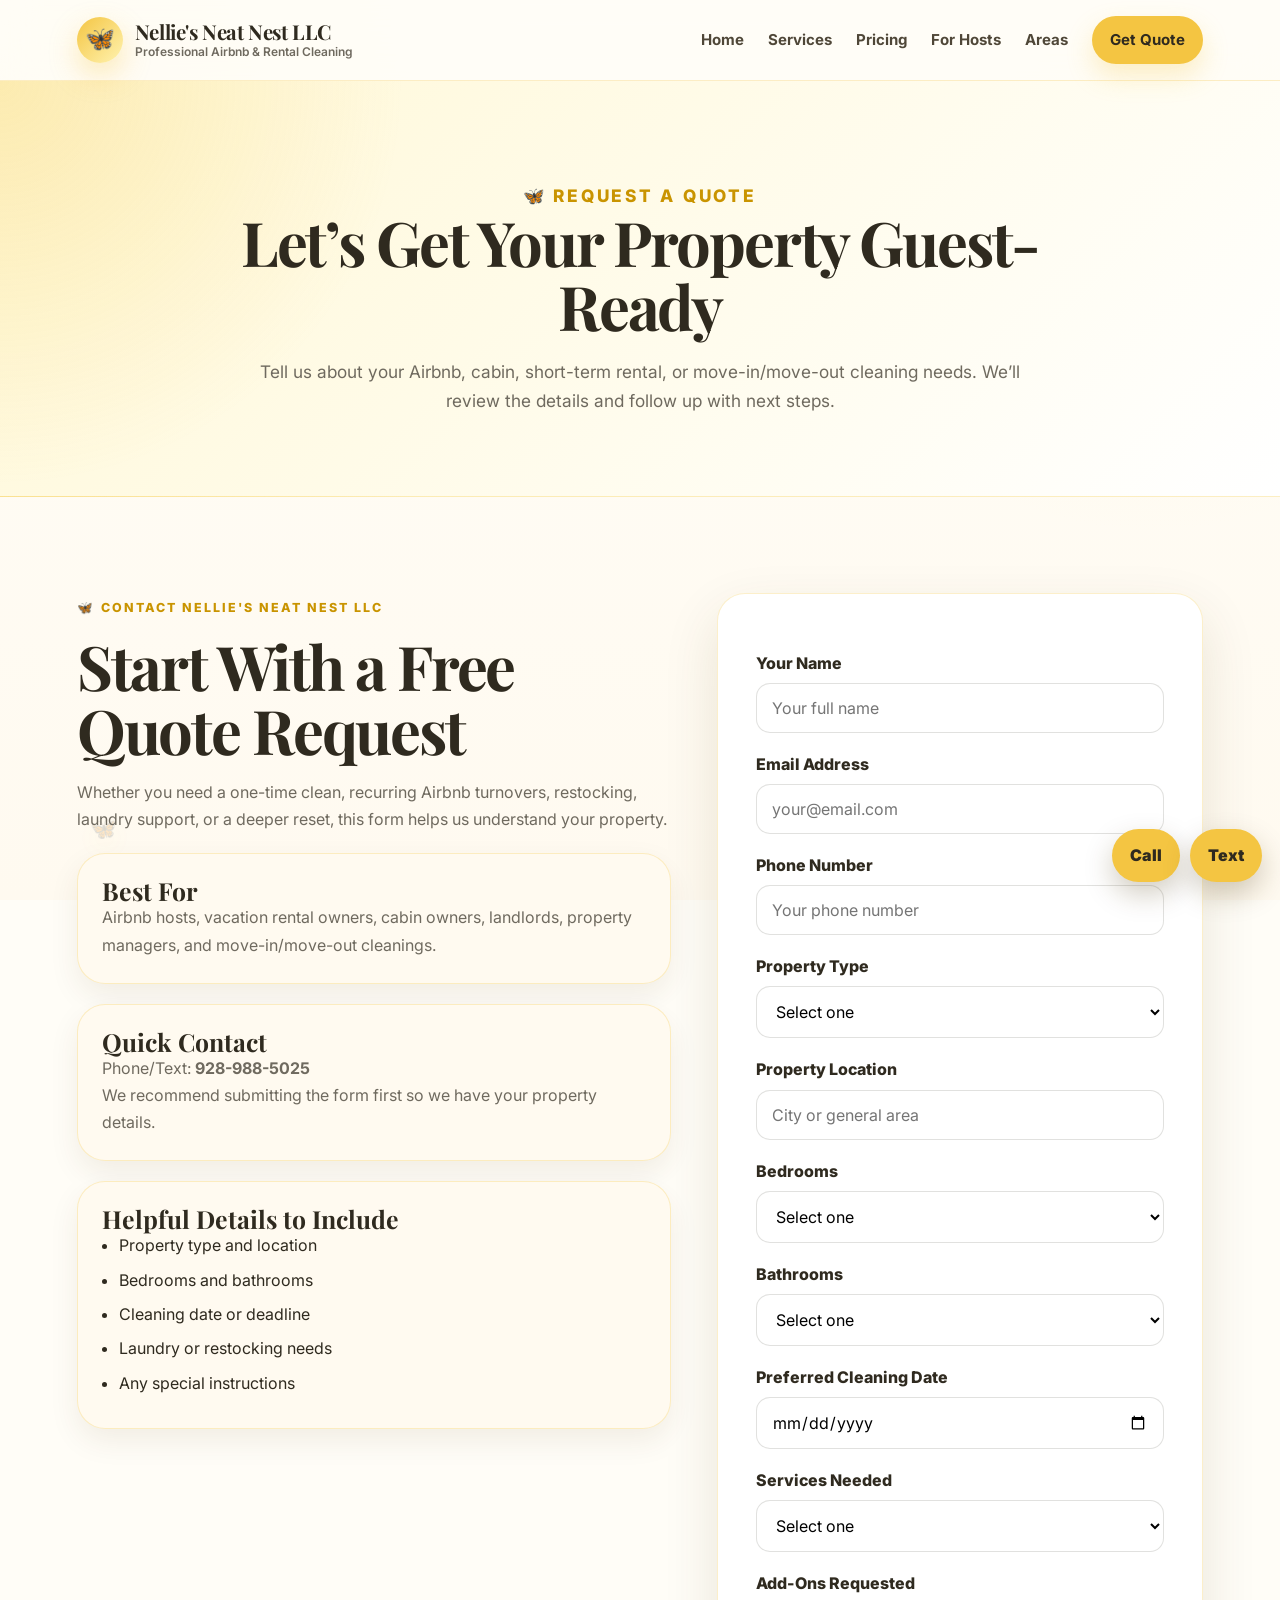
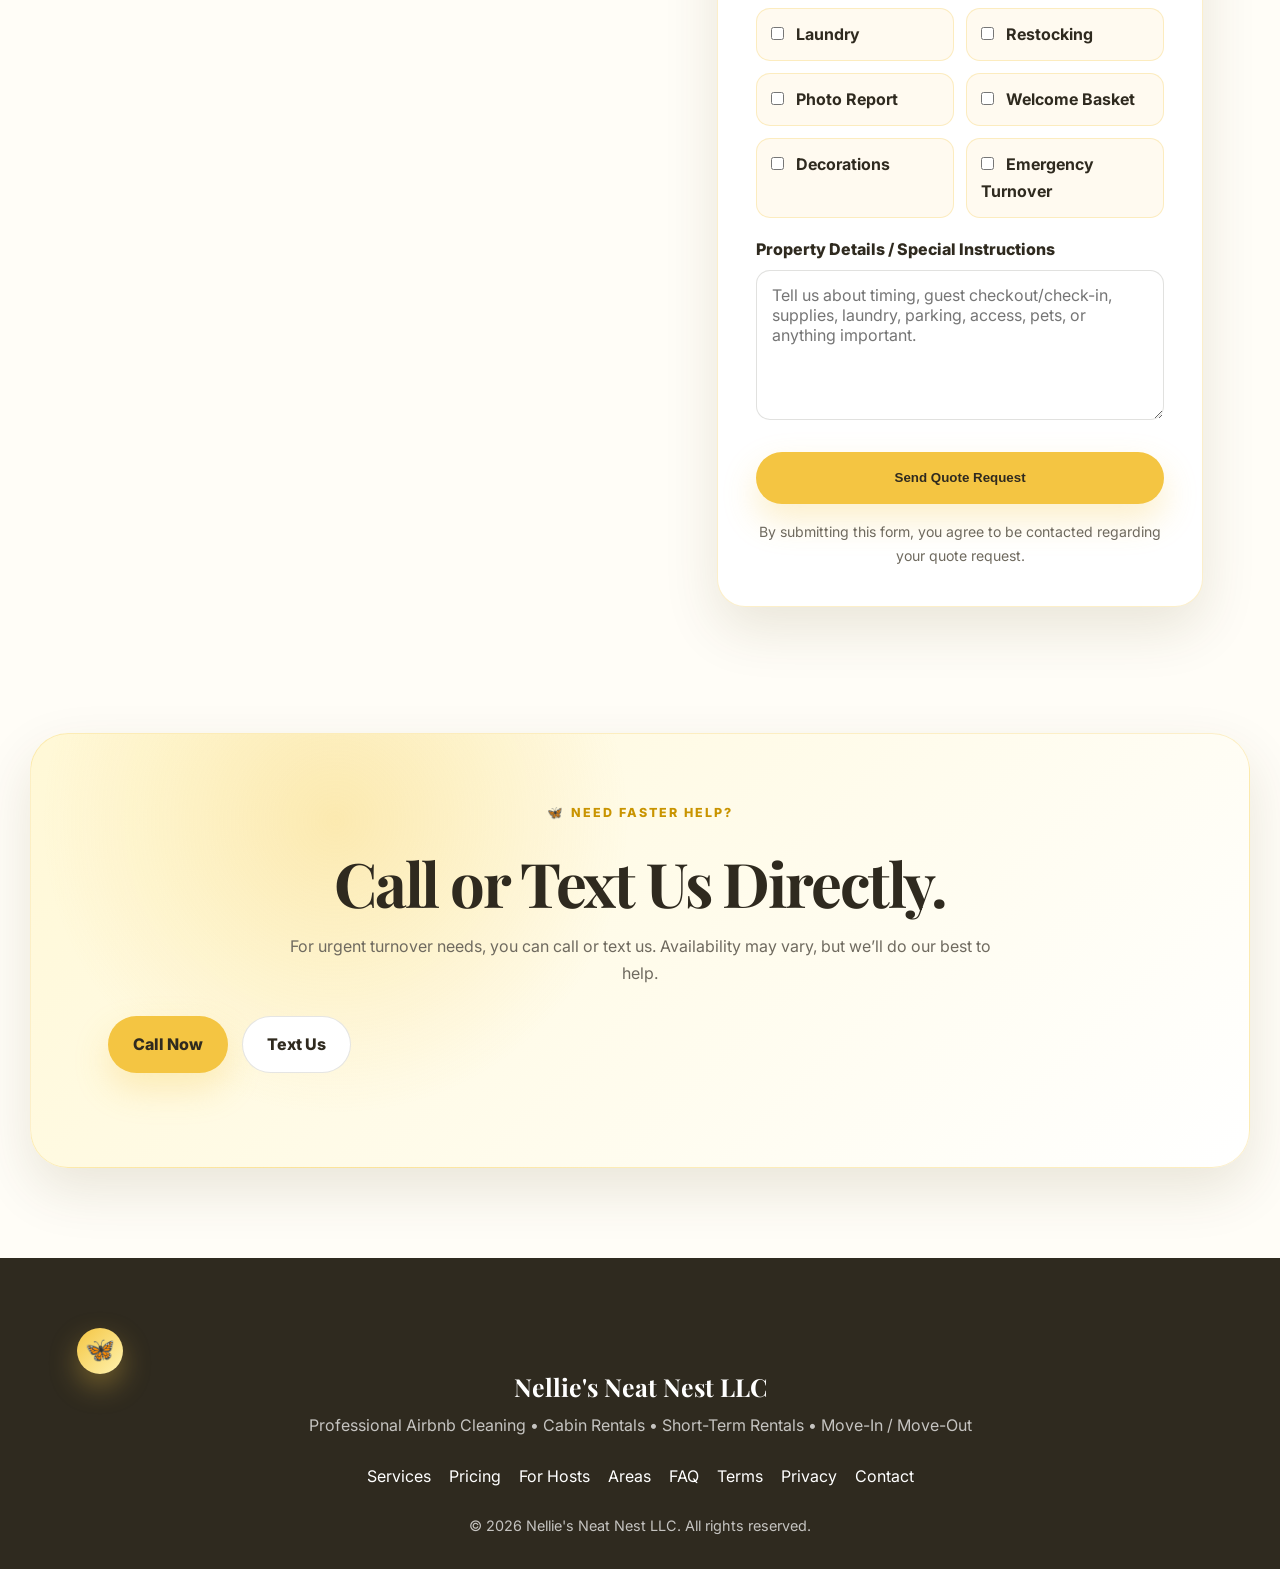
<file: contact.html>
<!DOCTYPE html>
<html lang="en">
<head>
  <meta charset="UTF-8" />
  <meta name="viewport" content="width=device-width, initial-scale=1.0" />

  <title>Contact | Nellie's Neat Nest LLC</title>
  <meta
    name="description"
    content="Request a free quote from Nellie's Neat Nest LLC for Airbnb cleaning, cabin cleaning, restocking, laundry support, and rental turnovers."
  />

  <link rel="stylesheet" href="css/styles.css" />
</head>

<body>

  <div class="butterfly-layer" aria-hidden="true">
    <span class="float-butterfly b1">🦋</span>
    <span class="float-butterfly b2">🦋</span>
    <span class="float-butterfly b3">🦋</span>
    <span class="float-butterfly b4">🦋</span>
    <span class="float-butterfly b5">🦋</span>
    <span class="float-butterfly b6">🦋</span>
  </div>

  <header class="site-header">
    <a href="index.html" class="logo">
      <span class="logo-mark">🦋</span>
      <span class="logo-text">
        <strong>Nellie's Neat Nest LLC</strong>
        <small>Professional Airbnb & Rental Cleaning</small>
      </span>
    </a>

    <nav class="nav">
      <a href="index.html">Home</a>
      <a href="services.html">Services</a>
      <a href="pricing.html">Pricing</a>
      <a href="airbnb-hosts.html">For Hosts</a>
      <a href="service-areas.html">Areas</a>
      <a href="contact.html" class="nav-btn">Get Quote</a>
    </nav>
  </header>

  <main>

    <section class="page-hero">
      <p class="eyebrow">Request a Quote</p>
      <h2>Let’s Get Your Property Guest-Ready</h2>
      <p>
        Tell us about your Airbnb, cabin, short-term rental, or move-in/move-out cleaning needs.
        We’ll review the details and follow up with next steps.
      </p>
    </section>

    <section class="section">
      <div class="contact-section">

        <div class="contact-info">
          <p class="eyebrow">Contact Nellie's Neat Nest LLC</p>
          <h2>Start With a Free Quote Request</h2>
          <p>
            Whether you need a one-time clean, recurring Airbnb turnovers, restocking,
            laundry support, or a deeper reset, this form helps us understand your property.
          </p>

          <div class="contact-card">
            <h3>Best For</h3>
            <p>
              Airbnb hosts, vacation rental owners, cabin owners, landlords,
              property managers, and move-in/move-out cleanings.
            </p>
          </div>

          <div class="contact-card">
            <h3>Quick Contact</h3>
            <p>
              Phone/Text:
              <a href="tel:9285331377"><strong>928-988-5025</strong></a>
            </p>
            <p>
              We recommend submitting the form first so we have your property details.
            </p>
          </div>

          <div class="contact-card">
            <h3>Helpful Details to Include</h3>
            <ul>
              <li>Property type and location</li>
              <li>Bedrooms and bathrooms</li>
              <li>Cleaning date or deadline</li>
              <li>Laundry or restocking needs</li>
              <li>Any special instructions</li>
            </ul>
          </div>
        </div>

        <form
            class="contact-form"
            name="quote-request"
            method="POST"
            action="/thank-you.html"
            data-netlify="true"
            data-netlify-honeypot="bot-field"
>
           <input type="hidden" name="form-name" value="quote-request" />

             <p class="hidden">
             <label>Do not fill this out: <input name="bot-field" /></label>
            </p>

          <label for="name">Your Name</label>
          <input id="name" type="text" name="name" placeholder="Your full name" required />

          <label for="email">Email Address</label>
          <input id="email" type="email" name="email" placeholder="your@email.com" required />

          <label for="phone">Phone Number</label>
          <input id="phone" type="tel" name="phone" placeholder="Your phone number" required />

          <label for="property-type">Property Type</label>
          <select id="property-type" name="property-type" required>
            <option value="">Select one</option>
            <option>Airbnb</option>
            <option>Cabin Rental</option>
            <option>Vacation Rental</option>
            <option>Short-Term Rental</option>
            <option>Long-Term Rental</option>
            <option>Move-In / Move-Out</option>
            <option>Other</option>
          </select>

          <label for="location">Property Location</label>
          <input
            id="location"
            type="text"
            name="property-location"
            placeholder="City or general area"
            required
          />

          <label for="bedrooms">Bedrooms</label>
          <select id="bedrooms" name="bedrooms" required>
            <option value="">Select one</option>
            <option>Studio</option>
            <option>1 Bedroom</option>
            <option>2 Bedrooms</option>
            <option>3 Bedrooms</option>
            <option>4 Bedrooms</option>
            <option>5+ Bedrooms</option>
          </select>

          <label for="bathrooms">Bathrooms</label>
          <select id="bathrooms" name="bathrooms" required>
            <option value="">Select one</option>
            <option>1 Bathroom</option>
            <option>2 Bathrooms</option>
            <option>3 Bathrooms</option>
            <option>4+ Bathrooms</option>
          </select>

          <label for="date">Preferred Cleaning Date</label>
          <input id="date" type="date" name="preferred-date" />

          <label for="services">Services Needed</label>
          <select id="services" name="main-service" required>
            <option value="">Select one</option>
            <option>Airbnb Turnover Cleaning</option>
            <option>Cabin Cleaning</option>
            <option>Deep Cleaning</option>
            <option>Move-In / Move-Out Cleaning</option>
            <option>Restocking Support</option>
            <option>Laundry Support</option>
            <option>Not Sure Yet</option>
          </select>

          <label>Add-Ons Requested</label>
          <div class="form-checks">
            <label><input type="checkbox" name="addons" value="Laundry" /> Laundry</label>
            <label><input type="checkbox" name="addons" value="Restocking" /> Restocking</label>
            <label><input type="checkbox" name="addons" value="Photo Report" /> Photo Report</label>
            <label><input type="checkbox" name="addons" value="Welcome Basket" /> Welcome Basket</label>
            <label><input type="checkbox" name="addons" value="Decorations" /> Decorations</label>
            <label><input type="checkbox" name="addons" value="Emergency Turnover" /> Emergency Turnover</label>
          </div>

          <label for="message">Property Details / Special Instructions</label>
          <textarea
            id="message"
            name="message"
            rows="6"
            placeholder="Tell us about timing, guest checkout/check-in, supplies, laundry, parking, access, pets, or anything important."
            required
          ></textarea>

          <button type="submit" class="btn primary">Send Quote Request</button>

          <p class="form-note">
            By submitting this form, you agree to be contacted regarding your quote request.
          </p>
        </form>

      </div>
    </section>

    <section class="cta">
      <p class="eyebrow center">Need Faster Help?</p>
      <h2>Call or Text Us Directly.</h2>
      <p>
        For urgent turnover needs, you can call or text us. Availability may vary,
        but we’ll do our best to help.
      </p>

      <div class="hero-buttons center">
        <a href="tel:9285331377" class="btn primary">Call Now</a>
        <a href="sms:9285331377" class="btn secondary">Text Us</a>
      </div>
    </section>

  </main>

  <footer class="footer">
    <div class="footer-brand">
      <span class="logo-mark">🦋</span>
      <h3>Nellie's Neat Nest LLC</h3>
      <p>Professional Airbnb Cleaning • Cabin Rentals • Short-Term Rentals • Move-In / Move-Out</p>
    </div>

    <div class="footer-links">
      <a href="services.html">Services</a>
      <a href="pricing.html">Pricing</a>
      <a href="airbnb-hosts.html">For Hosts</a>
      <a href="service-areas.html">Areas</a>
      <a href="faq.html">FAQ</a>
      <a href="terms-and-policies.html">Terms</a>
      <a href="privacy.html">Privacy</a>
      <a href="contact.html">Contact</a>
    </div>

    <p class="copyright">© 2026 Nellie's Neat Nest LLC. All rights reserved.</p>
  </footer>

  <div class="floating-actions">
    <a href="tel:9285331377">Call</a>
    <a href="sms:9285331377">Text</a>
  </div>

  <script src="js/script.js"></script>
</body>
</html>
</file>
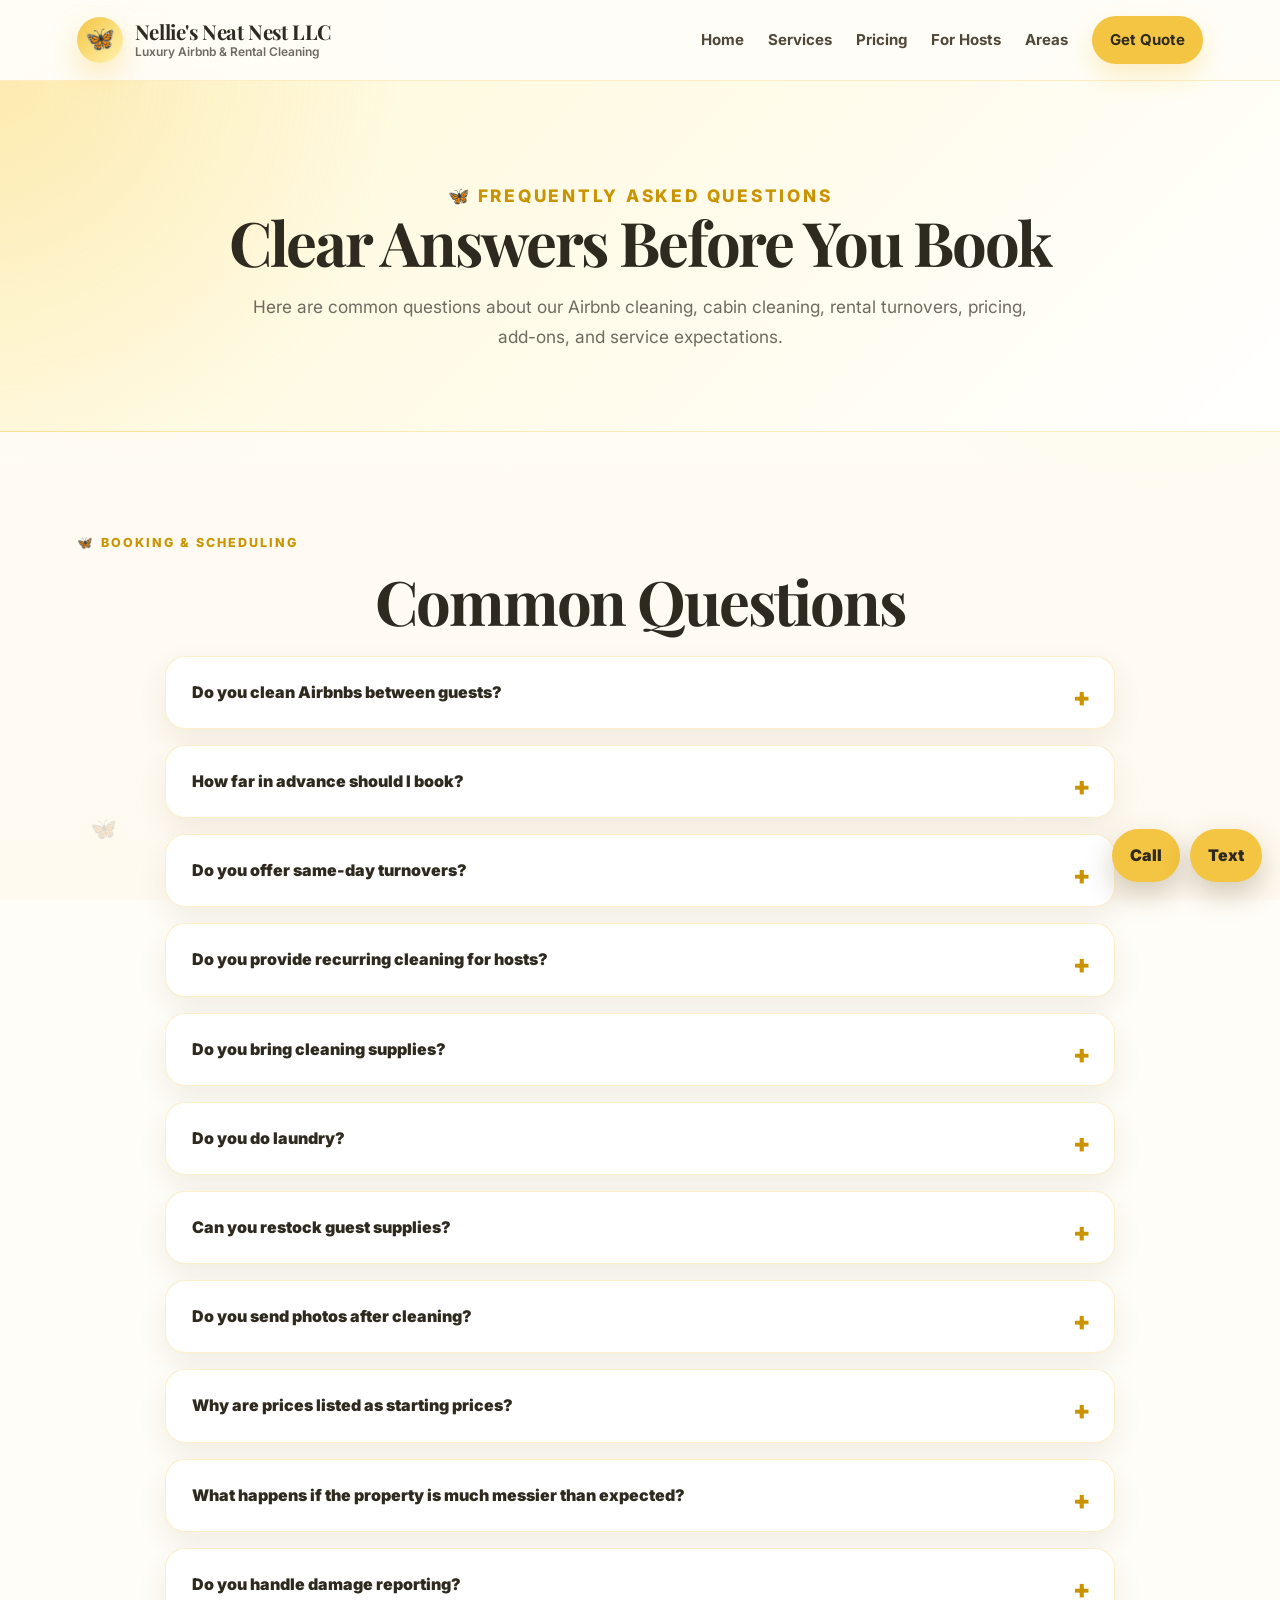
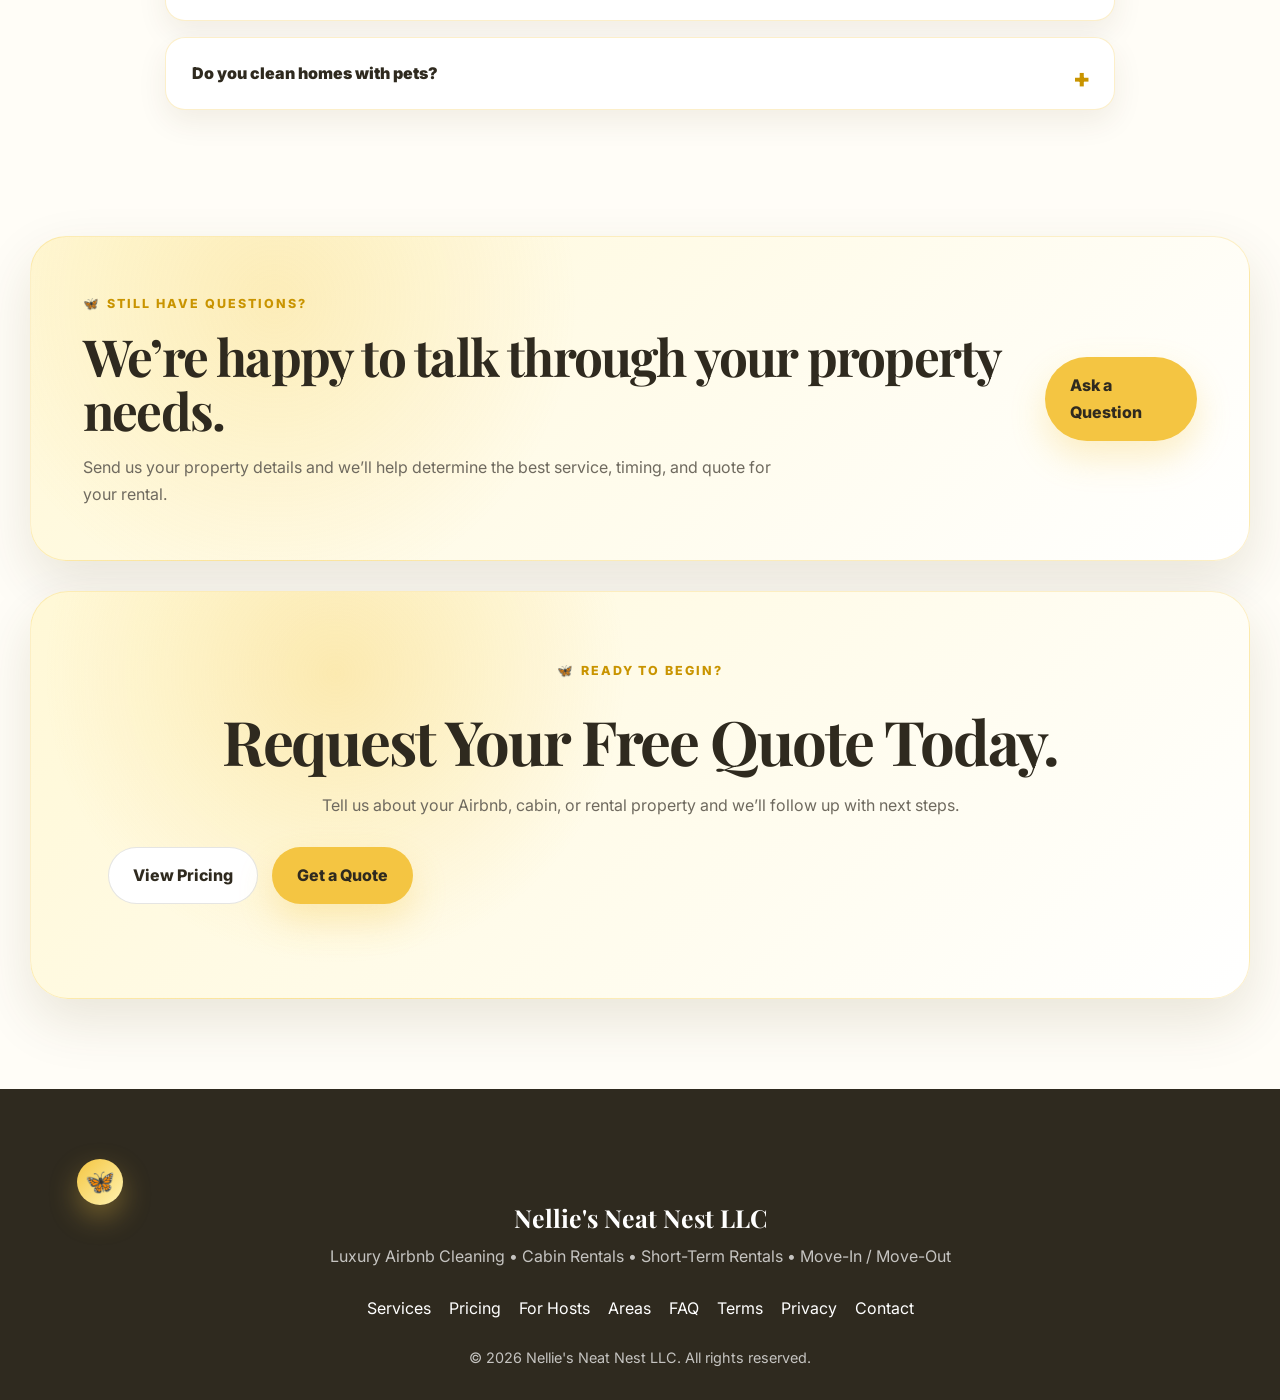
<file: faq.html>
<!DOCTYPE html>
<html lang="en">
<head>
  <meta charset="UTF-8" />
  <meta name="viewport" content="width=device-width, initial-scale=1.0" />

  <title>FAQ | Nellie's Neat Nest LLC</title>
  <meta
    name="description"
    content="Frequently asked questions about Nellie's Neat Nest LLC Airbnb cleaning, vacation rental turnovers, pricing, restocking, laundry, and service policies."
  />

  <link rel="stylesheet" href="css/styles.css" />
</head>

<body>

  <div class="butterfly-layer" aria-hidden="true">
    <span class="float-butterfly b1">🦋</span>
    <span class="float-butterfly b2">🦋</span>
    <span class="float-butterfly b3">🦋</span>
    <span class="float-butterfly b4">🦋</span>
    <span class="float-butterfly b5">🦋</span>
    <span class="float-butterfly b6">🦋</span>
  </div>

  <header class="site-header">
    <a href="index.html" class="logo">
      <span class="logo-mark">🦋</span>
      <span class="logo-text">
        <strong>Nellie's Neat Nest LLC</strong>
        <small>Luxury Airbnb & Rental Cleaning</small>
      </span>
    </a>

    <nav class="nav">
      <a href="index.html">Home</a>
      <a href="services.html">Services</a>
      <a href="pricing.html">Pricing</a>
      <a href="airbnb-hosts.html">For Hosts</a>
      <a href="service-areas.html">Areas</a>
      <a href="contact.html" class="nav-btn">Get Quote</a>
    </nav>
  </header>

  <main>

    <section class="page-hero">
      <p class="eyebrow">Frequently Asked Questions</p>
      <h2>Clear Answers Before You Book</h2>
      <p>
        Here are common questions about our Airbnb cleaning, cabin cleaning,
        rental turnovers, pricing, add-ons, and service expectations.
      </p>
    </section>

    <section class="section">
      <p class="eyebrow center">Booking & Scheduling</p>
      <h2 class="section-title">Common Questions</h2>

      <div class="faq-list">

        <details class="faq-item">
          <summary>Do you clean Airbnbs between guests?</summary>
          <p>
            Yes. Airbnb turnover cleaning is one of our main services. We focus on cleaning,
            resetting, and preparing the property before the next guest arrives.
          </p>
        </details>

        <details class="faq-item">
          <summary>How far in advance should I book?</summary>
          <p>
            We recommend booking as early as possible, especially during weekends, holidays,
            and peak travel seasons. Last-minute cleanings may be available depending on scheduling.
          </p>
        </details>

        <details class="faq-item">
          <summary>Do you offer same-day turnovers?</summary>
          <p>
            Same-day turnovers may be available depending on location, property size, timing,
            and team availability. Emergency or last-minute service may include an additional fee.
          </p>
        </details>

        <details class="faq-item">
          <summary>Do you provide recurring cleaning for hosts?</summary>
          <p>
            Yes. We can discuss recurring Airbnb turnover support, cabin cleaning,
            and ongoing rental cleaning based on your property needs.
          </p>
        </details>

        <details class="faq-item">
          <summary>Do you bring cleaning supplies?</summary>
          <p>
            In most cases, yes. However, hosts should provide property-specific items,
            restocking supplies, laundry products if required, and any preferred specialty products.
          </p>
        </details>

        <details class="faq-item">
          <summary>Do you do laundry?</summary>
          <p>
            Laundry support is available as an add-on. Pricing may depend on the amount of laundry,
            whether laundry is done on-site or off-site, and how much time is required.
          </p>
        </details>

        <details class="faq-item">
          <summary>Can you restock guest supplies?</summary>
          <p>
            Yes. We can restock host-provided items such as toilet paper, paper towels,
            soaps, toiletries, coffee station supplies, trash bags, and welcome items.
          </p>
        </details>

        <details class="faq-item">
          <summary>Do you send photos after cleaning?</summary>
          <p>
            Photo reports are available as an add-on or as part of certain host support plans.
            These can help remote hosts confirm the property is guest-ready.
          </p>
        </details>

        <details class="faq-item">
          <summary>Why are prices listed as starting prices?</summary>
          <p>
            Every property is different. Final pricing may depend on property size,
            condition, laundry, distance, pet hair, heavy messes, special requests,
            and turnover timing.
          </p>
        </details>

        <details class="faq-item">
          <summary>What happens if the property is much messier than expected?</summary>
          <p>
            If a property requires significantly more time or work than expected,
            pricing may need to be adjusted. We aim to communicate clearly before
            moving forward with additional work whenever possible.
          </p>
        </details>

        <details class="faq-item">
          <summary>Do you handle damage reporting?</summary>
          <p>
            If visible damage or unusual issues are noticed during cleaning,
            we can document and report them to the host. We do not perform formal inspections
            unless that service is specifically requested.
          </p>
        </details>

        <details class="faq-item">
          <summary>Do you clean homes with pets?</summary>
          <p>
            Yes, but pet hair, odor, stains, or excessive mess may require extra time
            and additional charges. Please disclose pets before service.
          </p>
        </details>

      </div>
    </section>

    <section class="highlight">
      <div>
        <p class="eyebrow">Still Have Questions?</p>
        <h2>We’re happy to talk through your property needs.</h2>
        <p>
          Send us your property details and we’ll help determine the best service,
          timing, and quote for your rental.
        </p>
      </div>

      <a href="contact.html" class="btn primary">Ask a Question</a>
    </section>

    <section class="cta">
      <p class="eyebrow center">Ready to Begin?</p>
      <h2>Request Your Free Quote Today.</h2>
      <p>
        Tell us about your Airbnb, cabin, or rental property and we’ll follow up with next steps.
      </p>

      <div class="hero-buttons center">
        <a href="pricing.html" class="btn secondary">View Pricing</a>
        <a href="contact.html" class="btn primary">Get a Quote</a>
      </div>
    </section>

  </main>

  <footer class="footer">
    <div class="footer-brand">
      <span class="logo-mark">🦋</span>
      <h3>Nellie's Neat Nest LLC</h3>
      <p>Luxury Airbnb Cleaning • Cabin Rentals • Short-Term Rentals • Move-In / Move-Out</p>
    </div>

    <div class="footer-links">
      <a href="services.html">Services</a>
      <a href="pricing.html">Pricing</a>
      <a href="airbnb-hosts.html">For Hosts</a>
      <a href="service-areas.html">Areas</a>
      <a href="faq.html">FAQ</a>
      <a href="terms-and-policies.html">Terms</a>
      <a href="privacy.html">Privacy</a>
      <a href="contact.html">Contact</a>
    </div>

    <p class="copyright">© 2026 Nellie's Neat Nest LLC. All rights reserved.</p>
  </footer>

  <div class="floating-actions">
    <a href="tel:9285331377">Call</a>
    <a href="sms:9285331377">Text</a>
  </div>

  <script src="js/script.js"></script>
</body>
</html>
</file>
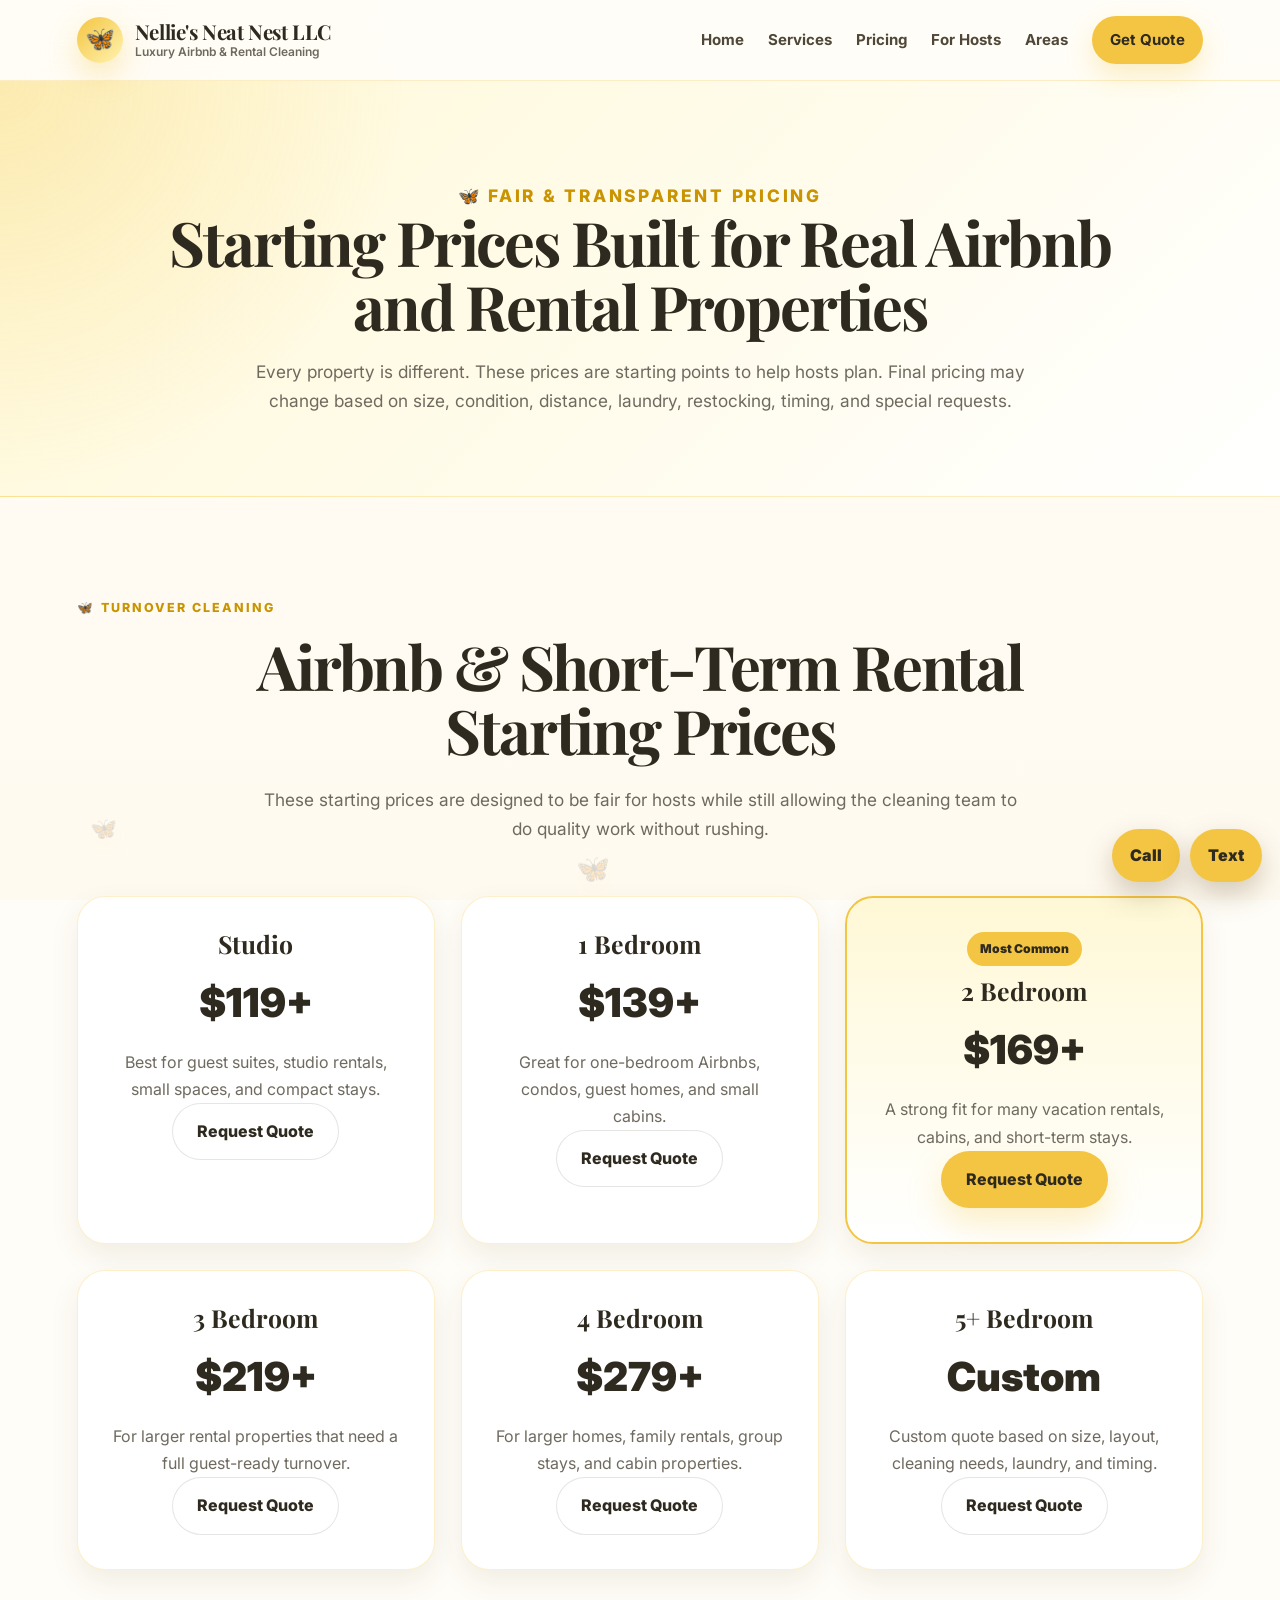
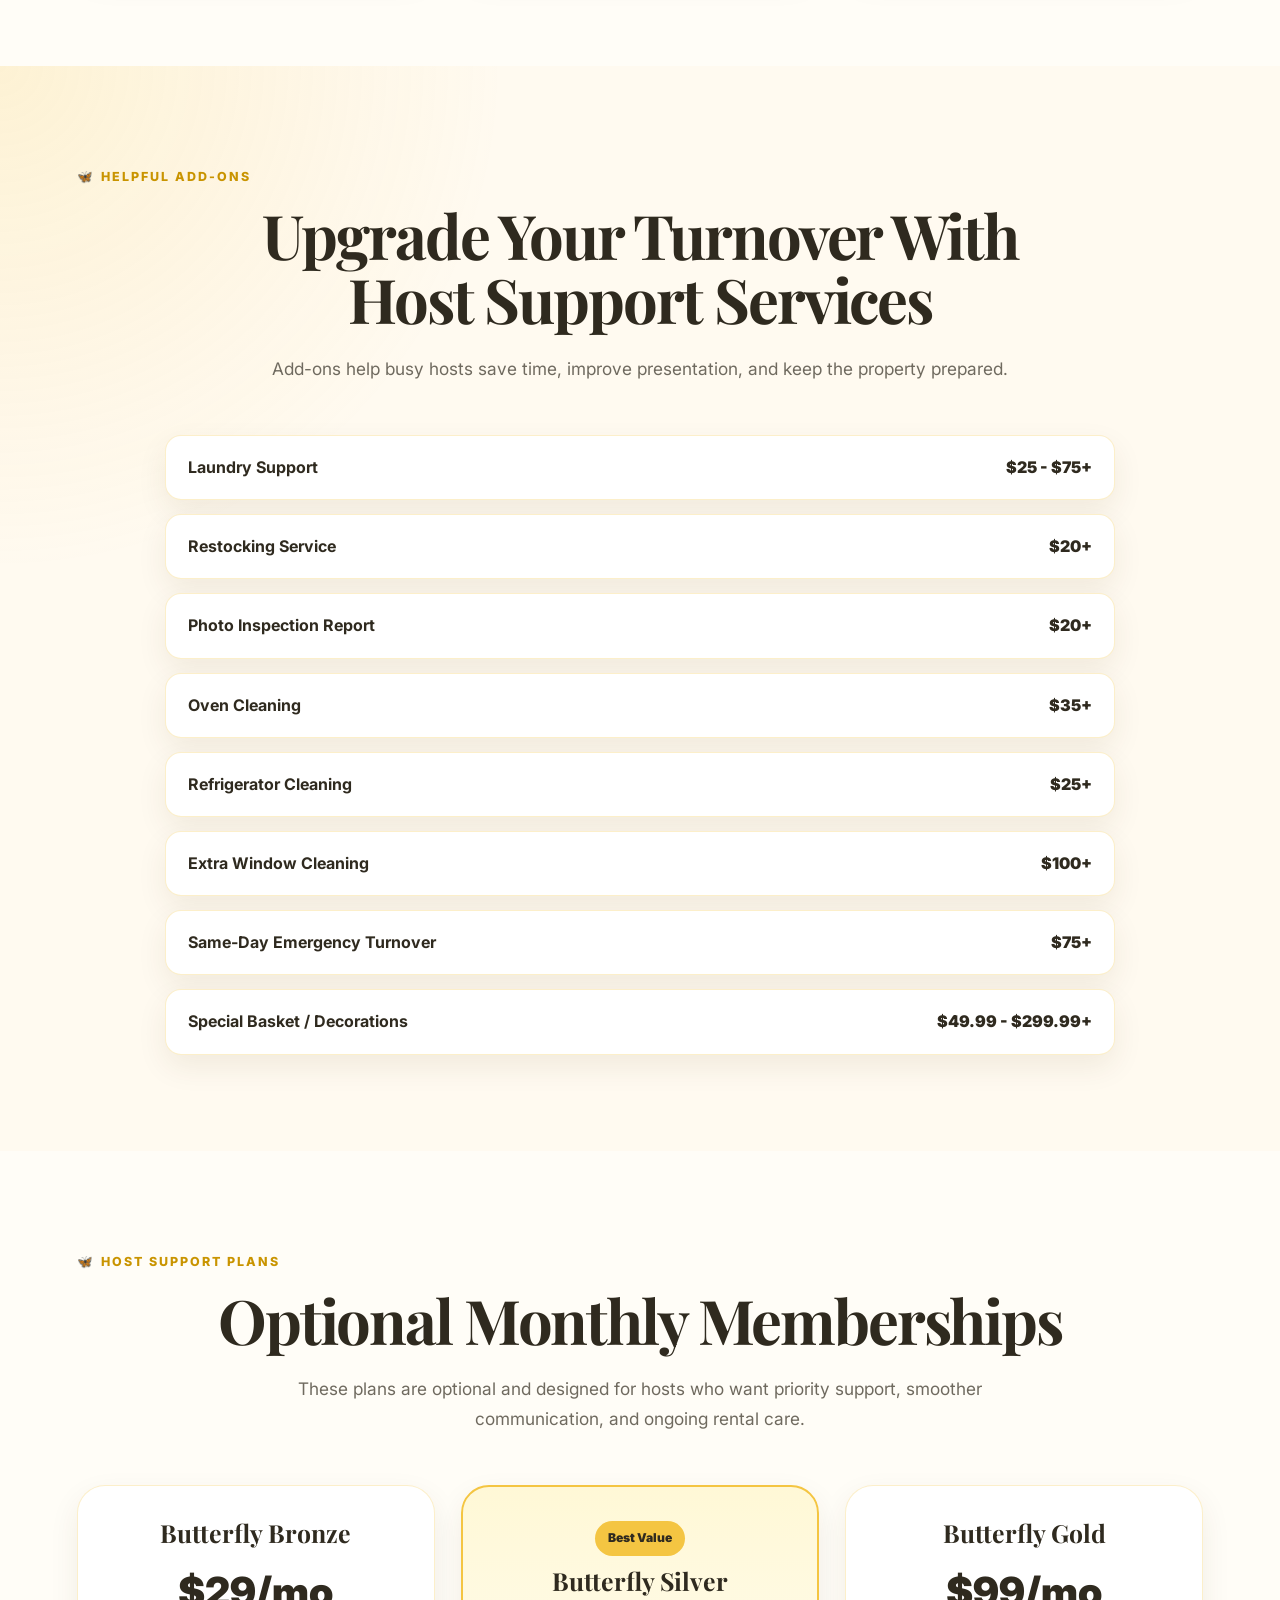
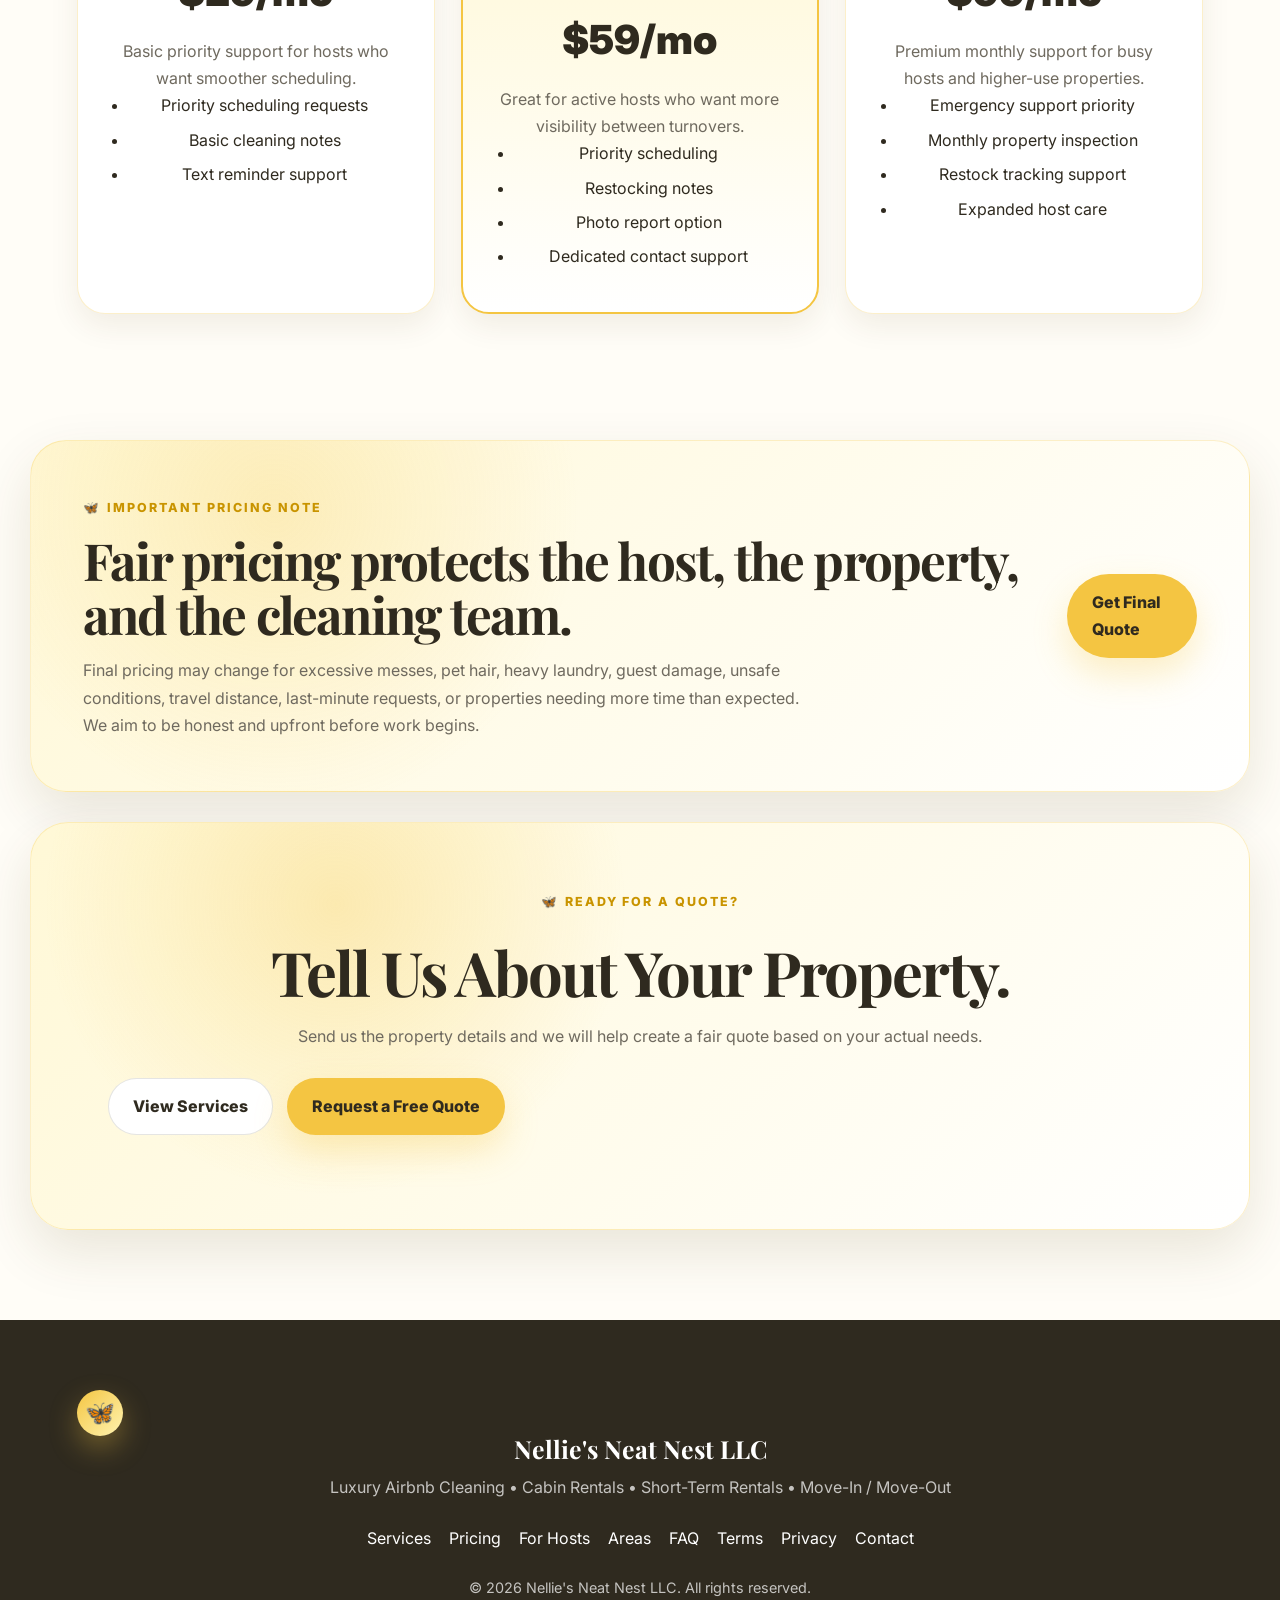
<file: pricing.html>
<!DOCTYPE html>
<html lang="en">
<head>
  <meta charset="UTF-8" />
  <meta name="viewport" content="width=device-width, initial-scale=1.0" />

  <title>Pricing | Nellie's Neat Nest LLC</title>
  <meta
    name="description"
    content="View fair starting prices for Airbnb turnover cleaning, cabin cleaning, deep cleaning, laundry support, restocking, and special setup services."
  />

  <link rel="stylesheet" href="css/styles.css" />
</head>

<body>

  <div class="butterfly-layer" aria-hidden="true">
    <span class="float-butterfly b1">🦋</span>
    <span class="float-butterfly b2">🦋</span>
    <span class="float-butterfly b3">🦋</span>
    <span class="float-butterfly b4">🦋</span>
    <span class="float-butterfly b5">🦋</span>
    <span class="float-butterfly b6">🦋</span>
  </div>

  <header class="site-header">
    <a href="index.html" class="logo">
      <span class="logo-mark">🦋</span>
      <span class="logo-text">
        <strong>Nellie's Neat Nest LLC</strong>
        <small>Luxury Airbnb & Rental Cleaning</small>
      </span>
    </a>

    <nav class="nav">
      <a href="index.html">Home</a>
      <a href="services.html">Services</a>
      <a href="pricing.html">Pricing</a>
      <a href="airbnb-hosts.html">For Hosts</a>
      <a href="service-areas.html">Areas</a>
      <a href="contact.html" class="nav-btn">Get Quote</a>
    </nav>
  </header>

  <main>

    <section class="page-hero">
      <p class="eyebrow">Fair & Transparent Pricing</p>
      <h2>Starting Prices Built for Real Airbnb and Rental Properties</h2>
      <p>
        Every property is different. These prices are starting points to help hosts plan.
        Final pricing may change based on size, condition, distance, laundry, restocking,
        timing, and special requests.
      </p>
    </section>

    <section class="section">
      <p class="eyebrow center">Turnover Cleaning</p>
      <h2 class="section-title">Airbnb & Short-Term Rental Starting Prices</h2>
      <p class="section-subtitle">
        These starting prices are designed to be fair for hosts while still allowing the cleaning team
        to do quality work without rushing.
      </p>

      <div class="pricing-grid">
        <article class="price-card">
          <h3>Studio</h3>
          <p class="price">$119+</p>
          <p>Best for guest suites, studio rentals, small spaces, and compact stays.</p>
          <a href="contact.html" class="btn secondary">Request Quote</a>
        </article>

        <article class="price-card">
          <h3>1 Bedroom</h3>
          <p class="price">$139+</p>
          <p>Great for one-bedroom Airbnbs, condos, guest homes, and small cabins.</p>
          <a href="contact.html" class="btn secondary">Request Quote</a>
        </article>

        <article class="price-card featured">
          <span class="badge">Most Common</span>
          <h3>2 Bedroom</h3>
          <p class="price">$169+</p>
          <p>A strong fit for many vacation rentals, cabins, and short-term stays.</p>
          <a href="contact.html" class="btn primary">Request Quote</a>
        </article>

        <article class="price-card">
          <h3>3 Bedroom</h3>
          <p class="price">$219+</p>
          <p>For larger rental properties that need a full guest-ready turnover.</p>
          <a href="contact.html" class="btn secondary">Request Quote</a>
        </article>

        <article class="price-card">
          <h3>4 Bedroom</h3>
          <p class="price">$279+</p>
          <p>For larger homes, family rentals, group stays, and cabin properties.</p>
          <a href="contact.html" class="btn secondary">Request Quote</a>
        </article>

        <article class="price-card">
          <h3>5+ Bedroom</h3>
          <p class="price">Custom</p>
          <p>Custom quote based on size, layout, cleaning needs, laundry, and timing.</p>
          <a href="contact.html" class="btn secondary">Request Quote</a>
        </article>
      </div>
    </section>

    <section class="section soft-bg">
      <p class="eyebrow center">Helpful Add-Ons</p>
      <h2 class="section-title">Upgrade Your Turnover With Host Support Services</h2>
      <p class="section-subtitle">
        Add-ons help busy hosts save time, improve presentation, and keep the property prepared.
      </p>

      <div class="addon-grid">
        <div class="addon-item">
          <strong>Laundry Support</strong>
          <span>$25 - $75+</span>
        </div>

        <div class="addon-item">
          <strong>Restocking Service</strong>
          <span>$20+</span>
        </div>

        <div class="addon-item">
          <strong>Photo Inspection Report</strong>
          <span>$20+</span>
        </div>

        <div class="addon-item">
          <strong>Oven Cleaning</strong>
          <span>$35+</span>
        </div>

        <div class="addon-item">
          <strong>Refrigerator Cleaning</strong>
          <span>$25+</span>
        </div>

        <div class="addon-item">
          <strong>Extra Window Cleaning</strong>
          <span>$100+</span>
        </div>

        <div class="addon-item">
          <strong>Same-Day Emergency Turnover</strong>
          <span>$75+</span>
        </div>

        <div class="addon-item">
          <strong>Special Basket / Decorations</strong>
          <span>$49.99 - $299.99+</span>
        </div>
      </div>
    </section>

    <section class="section">
      <p class="eyebrow center">Host Support Plans</p>
      <h2 class="section-title">Optional Monthly Memberships</h2>
      <p class="section-subtitle">
        These plans are optional and designed for hosts who want priority support,
        smoother communication, and ongoing rental care.
      </p>

      <div class="pricing-grid">
        <article class="price-card">
          <h3>Butterfly Bronze</h3>
          <p class="price">$29/mo</p>
          <p>Basic priority support for hosts who want smoother scheduling.</p>
          <ul>
            <li>Priority scheduling requests</li>
            <li>Basic cleaning notes</li>
            <li>Text reminder support</li>
          </ul>
        </article>

        <article class="price-card featured">
          <span class="badge">Best Value</span>
          <h3>Butterfly Silver</h3>
          <p class="price">$59/mo</p>
          <p>Great for active hosts who want more visibility between turnovers.</p>
          <ul>
            <li>Priority scheduling</li>
            <li>Restocking notes</li>
            <li>Photo report option</li>
            <li>Dedicated contact support</li>
          </ul>
        </article>

        <article class="price-card">
          <h3>Butterfly Gold</h3>
          <p class="price">$99/mo</p>
          <p>Premium monthly support for busy hosts and higher-use properties.</p>
          <ul>
            <li>Emergency support priority</li>
            <li>Monthly property inspection</li>
            <li>Restock tracking support</li>
            <li>Expanded host care</li>
          </ul>
        </article>
      </div>
    </section>

    <section class="highlight">
      <div>
        <p class="eyebrow">Important Pricing Note</p>
        <h2>Fair pricing protects the host, the property, and the cleaning team.</h2>
        <p>
          Final pricing may change for excessive messes, pet hair, heavy laundry,
          guest damage, unsafe conditions, travel distance, last-minute requests,
          or properties needing more time than expected. We aim to be honest and upfront
          before work begins.
        </p>
      </div>

      <a href="contact.html" class="btn primary">Get Final Quote</a>
    </section>

    <section class="cta">
      <p class="eyebrow center">Ready for a Quote?</p>
      <h2>Tell Us About Your Property.</h2>
      <p>
        Send us the property details and we will help create a fair quote based on your actual needs.
      </p>

      <div class="hero-buttons center">
        <a href="services.html" class="btn secondary">View Services</a>
        <a href="contact.html" class="btn primary">Request a Free Quote</a>
      </div>
    </section>

  </main>

  <footer class="footer">
    <div class="footer-brand">
      <span class="logo-mark">🦋</span>
      <h3>Nellie's Neat Nest LLC</h3>
      <p>Luxury Airbnb Cleaning • Cabin Rentals • Short-Term Rentals • Move-In / Move-Out</p>
    </div>

    <div class="footer-links">
      <a href="services.html">Services</a>
      <a href="pricing.html">Pricing</a>
      <a href="airbnb-hosts.html">For Hosts</a>
      <a href="service-areas.html">Areas</a>
      <a href="faq.html">FAQ</a>
      <a href="terms-and-policies.html">Terms</a>
      <a href="privacy.html">Privacy</a>
      <a href="contact.html">Contact</a>
    </div>

    <p class="copyright">© 2026 Nellie's Neat Nest LLC. All rights reserved.</p>
  </footer>

  <div class="floating-actions">
    <a href="tel:9285331377">Call</a>
    <a href="sms:9285331377">Text</a>
  </div>

  <script src="js/script.js"></script>
</body>
</html>
</file>
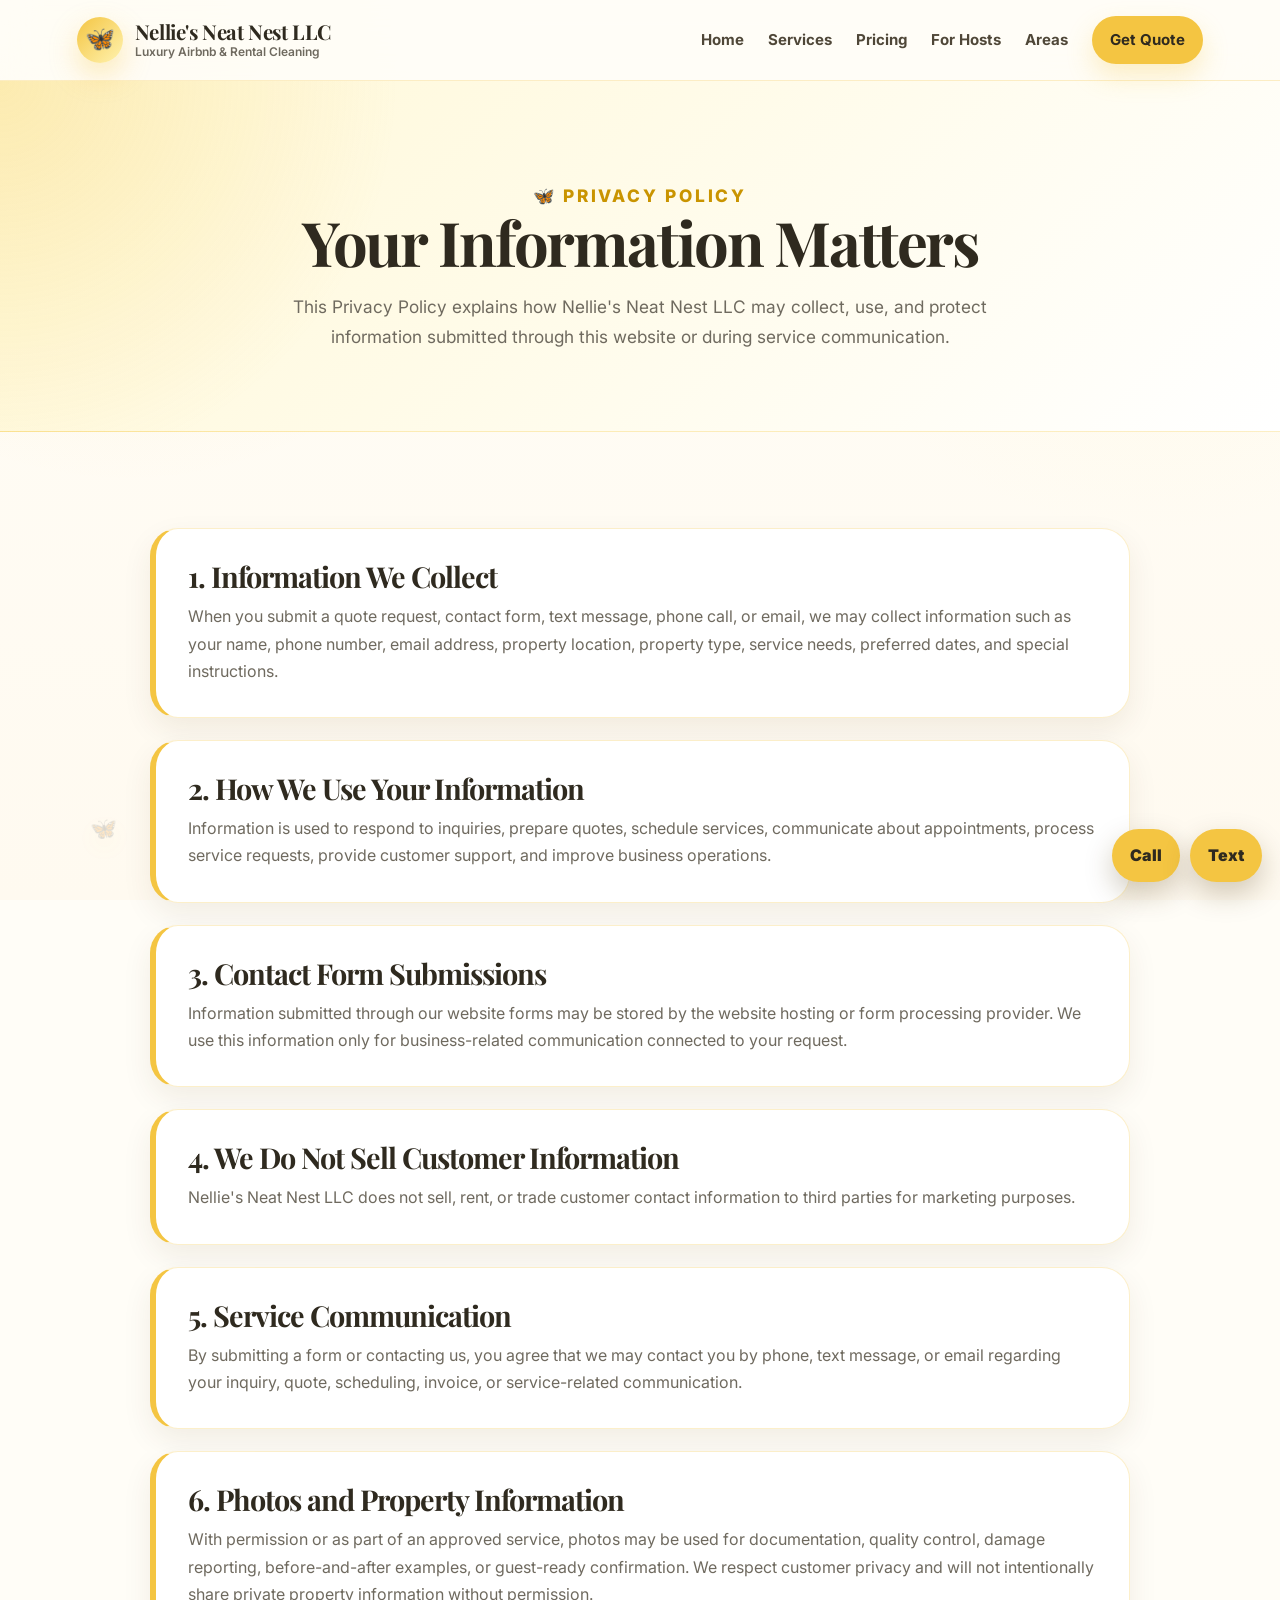
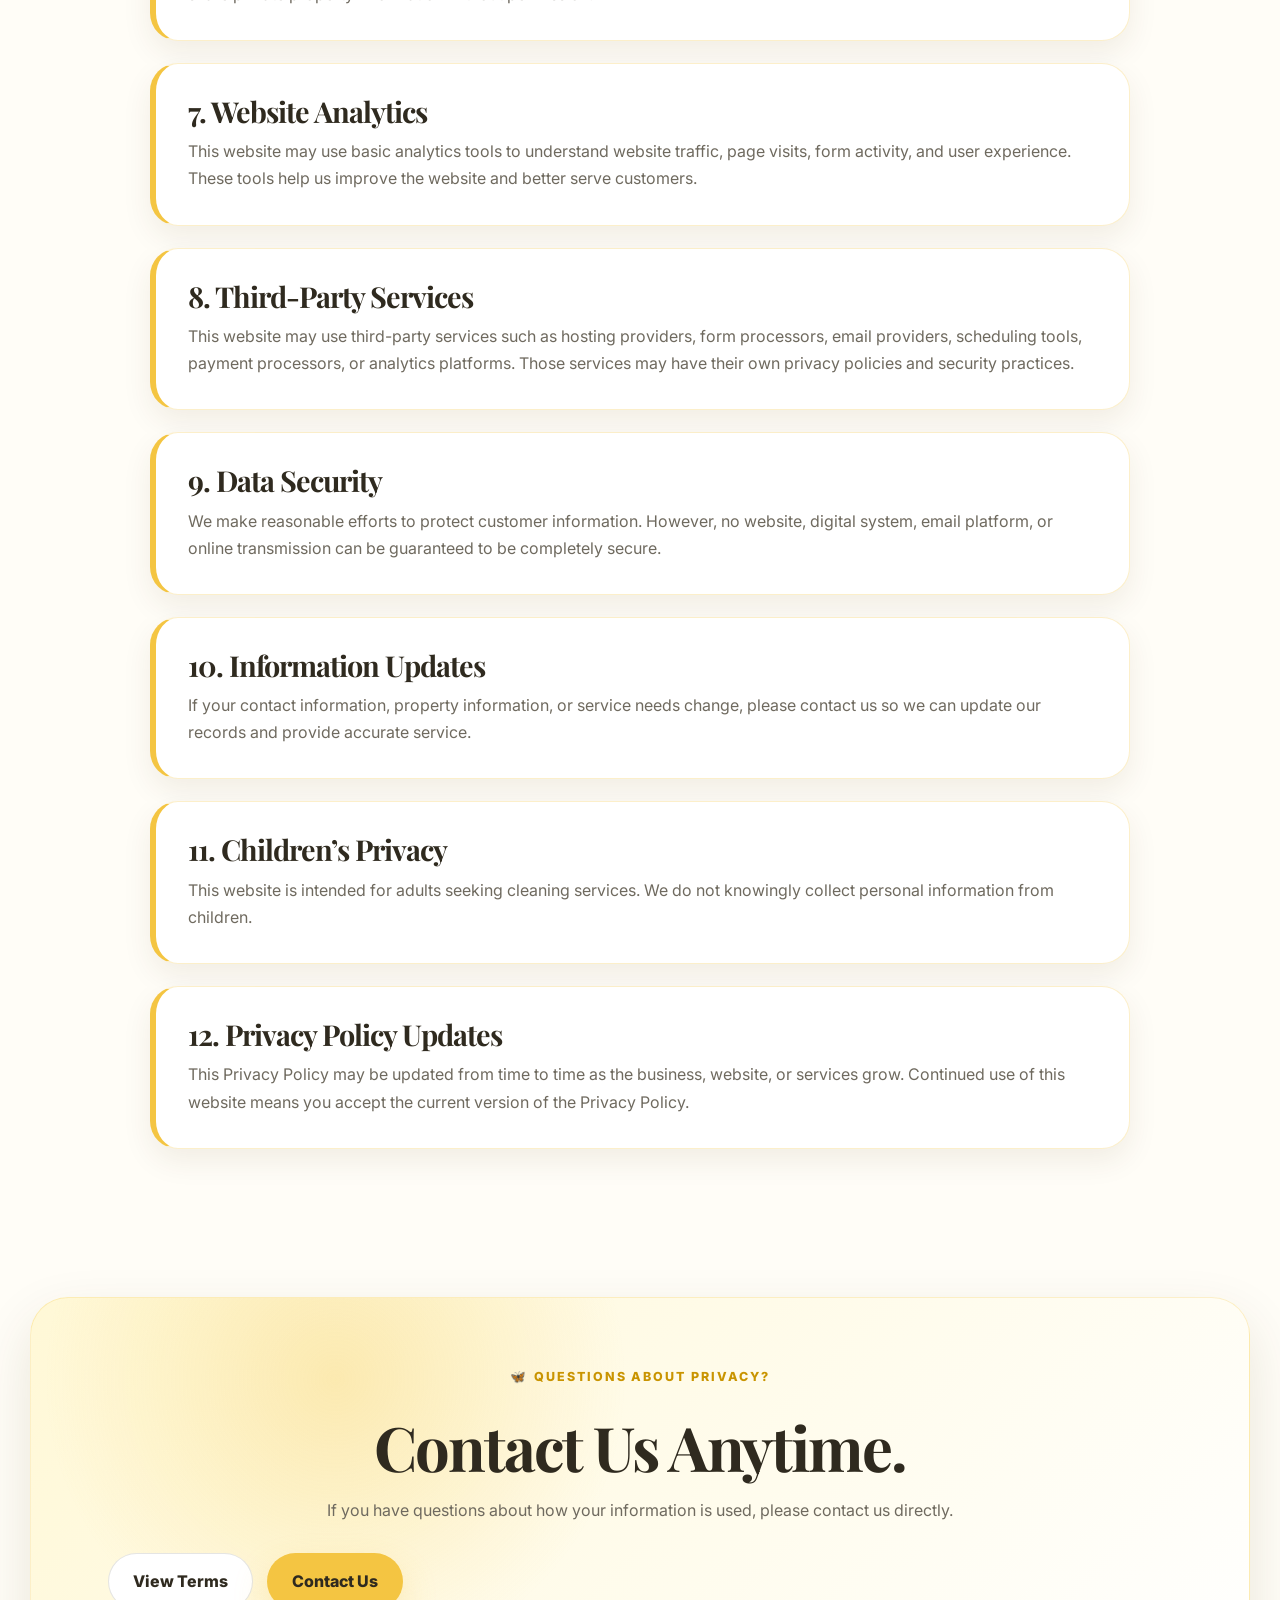
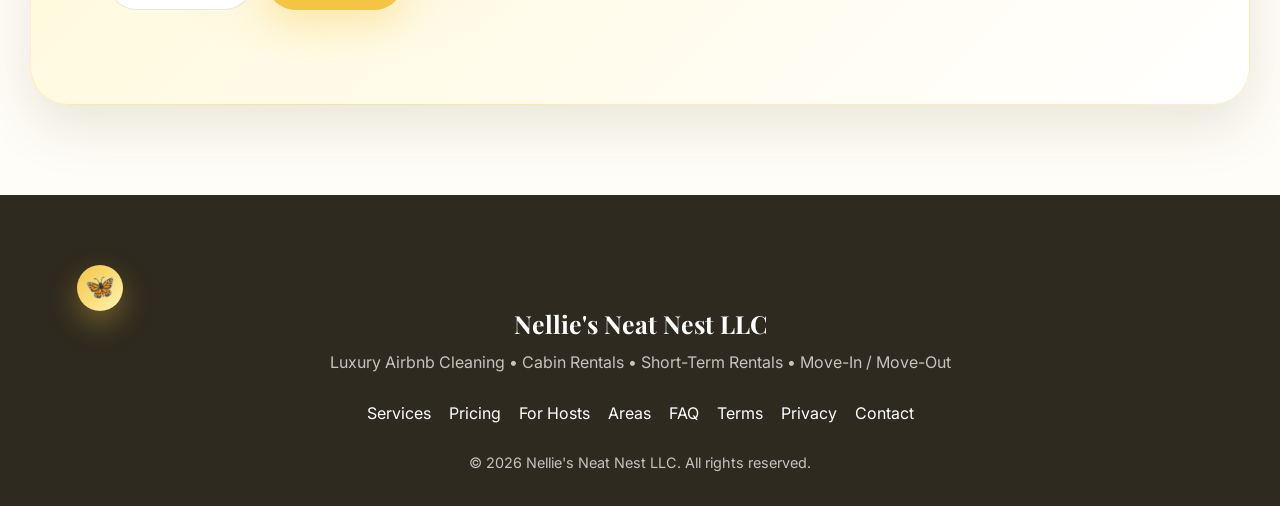
<file: privacy.html>
<!DOCTYPE html>
<html lang="en">
<head>
  <meta charset="UTF-8" />
  <meta name="viewport" content="width=device-width, initial-scale=1.0" />

  <title>Privacy Policy | Nellie's Neat Nest LLC</title>
  <meta
    name="description"
    content="Read the Nellie's Neat Nest LLC privacy policy for quote requests, contact forms, customer information, and website use."
  />

  <link rel="stylesheet" href="css/styles.css" />
</head>

<body>

  <div class="butterfly-layer" aria-hidden="true">
    <span class="float-butterfly b1">🦋</span>
    <span class="float-butterfly b2">🦋</span>
    <span class="float-butterfly b3">🦋</span>
    <span class="float-butterfly b4">🦋</span>
    <span class="float-butterfly b5">🦋</span>
    <span class="float-butterfly b6">🦋</span>
  </div>

  <header class="site-header">
    <a href="index.html" class="logo">
      <span class="logo-mark">🦋</span>
      <span class="logo-text">
        <strong>Nellie's Neat Nest LLC</strong>
        <small>Luxury Airbnb & Rental Cleaning</small>
      </span>
    </a>

    <nav class="nav">
      <a href="index.html">Home</a>
      <a href="services.html">Services</a>
      <a href="pricing.html">Pricing</a>
      <a href="airbnb-hosts.html">For Hosts</a>
      <a href="service-areas.html">Areas</a>
      <a href="contact.html" class="nav-btn">Get Quote</a>
    </nav>
  </header>

  <main>

    <section class="page-hero">
      <p class="eyebrow">Privacy Policy</p>
      <h2>Your Information Matters</h2>
      <p>
        This Privacy Policy explains how Nellie's Neat Nest LLC may collect, use,
        and protect information submitted through this website or during service communication.
      </p>
    </section>

    <section class="section">

      <article class="policy">
        <h2>1. Information We Collect</h2>
        <p>
          When you submit a quote request, contact form, text message, phone call, or email,
          we may collect information such as your name, phone number, email address,
          property location, property type, service needs, preferred dates, and special instructions.
        </p>
      </article>

      <article class="policy">
        <h2>2. How We Use Your Information</h2>
        <p>
          Information is used to respond to inquiries, prepare quotes, schedule services,
          communicate about appointments, process service requests, provide customer support,
          and improve business operations.
        </p>
      </article>

      <article class="policy">
        <h2>3. Contact Form Submissions</h2>
        <p>
          Information submitted through our website forms may be stored by the website hosting
          or form processing provider. We use this information only for business-related communication
          connected to your request.
        </p>
      </article>

      <article class="policy">
        <h2>4. We Do Not Sell Customer Information</h2>
        <p>
          Nellie's Neat Nest LLC does not sell, rent, or trade customer contact information
          to third parties for marketing purposes.
        </p>
      </article>

      <article class="policy">
        <h2>5. Service Communication</h2>
        <p>
          By submitting a form or contacting us, you agree that we may contact you by phone,
          text message, or email regarding your inquiry, quote, scheduling, invoice,
          or service-related communication.
        </p>
      </article>

      <article class="policy">
        <h2>6. Photos and Property Information</h2>
        <p>
          With permission or as part of an approved service, photos may be used for documentation,
          quality control, damage reporting, before-and-after examples, or guest-ready confirmation.
          We respect customer privacy and will not intentionally share private property information
          without permission.
        </p>
      </article>

      <article class="policy">
        <h2>7. Website Analytics</h2>
        <p>
          This website may use basic analytics tools to understand website traffic,
          page visits, form activity, and user experience. These tools help us improve the website
          and better serve customers.
        </p>
      </article>

      <article class="policy">
        <h2>8. Third-Party Services</h2>
        <p>
          This website may use third-party services such as hosting providers, form processors,
          email providers, scheduling tools, payment processors, or analytics platforms.
          Those services may have their own privacy policies and security practices.
        </p>
      </article>

      <article class="policy">
        <h2>9. Data Security</h2>
        <p>
          We make reasonable efforts to protect customer information. However, no website,
          digital system, email platform, or online transmission can be guaranteed to be completely secure.
        </p>
      </article>

      <article class="policy">
        <h2>10. Information Updates</h2>
        <p>
          If your contact information, property information, or service needs change,
          please contact us so we can update our records and provide accurate service.
        </p>
      </article>

      <article class="policy">
        <h2>11. Children’s Privacy</h2>
        <p>
          This website is intended for adults seeking cleaning services. We do not knowingly collect
          personal information from children.
        </p>
      </article>

      <article class="policy">
        <h2>12. Privacy Policy Updates</h2>
        <p>
          This Privacy Policy may be updated from time to time as the business, website,
          or services grow. Continued use of this website means you accept the current version
          of the Privacy Policy.
        </p>
      </article>

    </section>

    <section class="cta">
      <p class="eyebrow center">Questions About Privacy?</p>
      <h2>Contact Us Anytime.</h2>
      <p>
        If you have questions about how your information is used, please contact us directly.
      </p>

      <div class="hero-buttons center">
        <a href="terms-and-policies.html" class="btn secondary">View Terms</a>
        <a href="contact.html" class="btn primary">Contact Us</a>
      </div>
    </section>

  </main>

  <footer class="footer">
    <div class="footer-brand">
      <span class="logo-mark">🦋</span>
      <h3>Nellie's Neat Nest LLC</h3>
      <p>Luxury Airbnb Cleaning • Cabin Rentals • Short-Term Rentals • Move-In / Move-Out</p>
    </div>

    <div class="footer-links">
      <a href="services.html">Services</a>
      <a href="pricing.html">Pricing</a>
      <a href="airbnb-hosts.html">For Hosts</a>
      <a href="service-areas.html">Areas</a>
      <a href="faq.html">FAQ</a>
      <a href="terms-and-policies.html">Terms</a>
      <a href="privacy.html">Privacy</a>
      <a href="contact.html">Contact</a>
    </div>

    <p class="copyright">© 2026 Nellie's Neat Nest LLC. All rights reserved.</p>
  </footer>

  <div class="floating-actions">
    <a href="tel:9285331377">Call</a>
    <a href="sms:9285331377">Text</a>
  </div>

  <script src="js/script.js"></script>
</body>
</html>
</file>
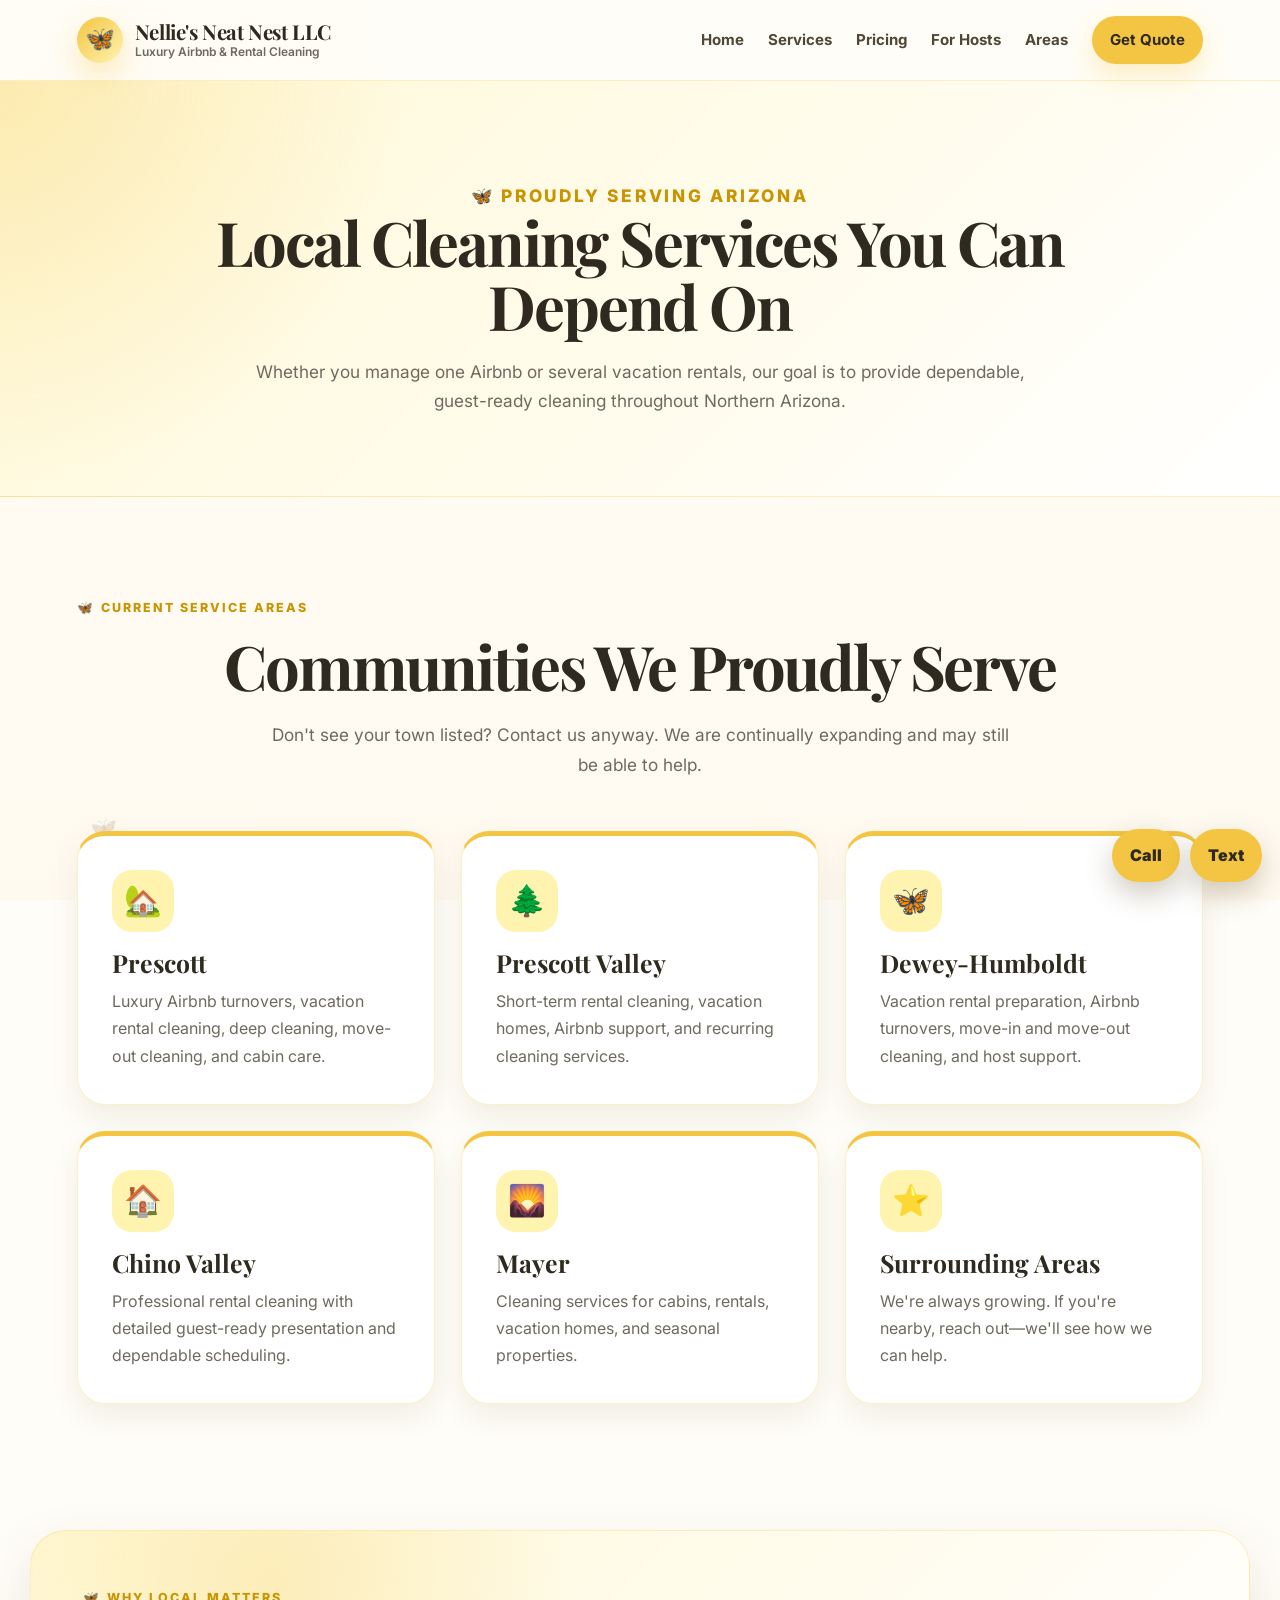
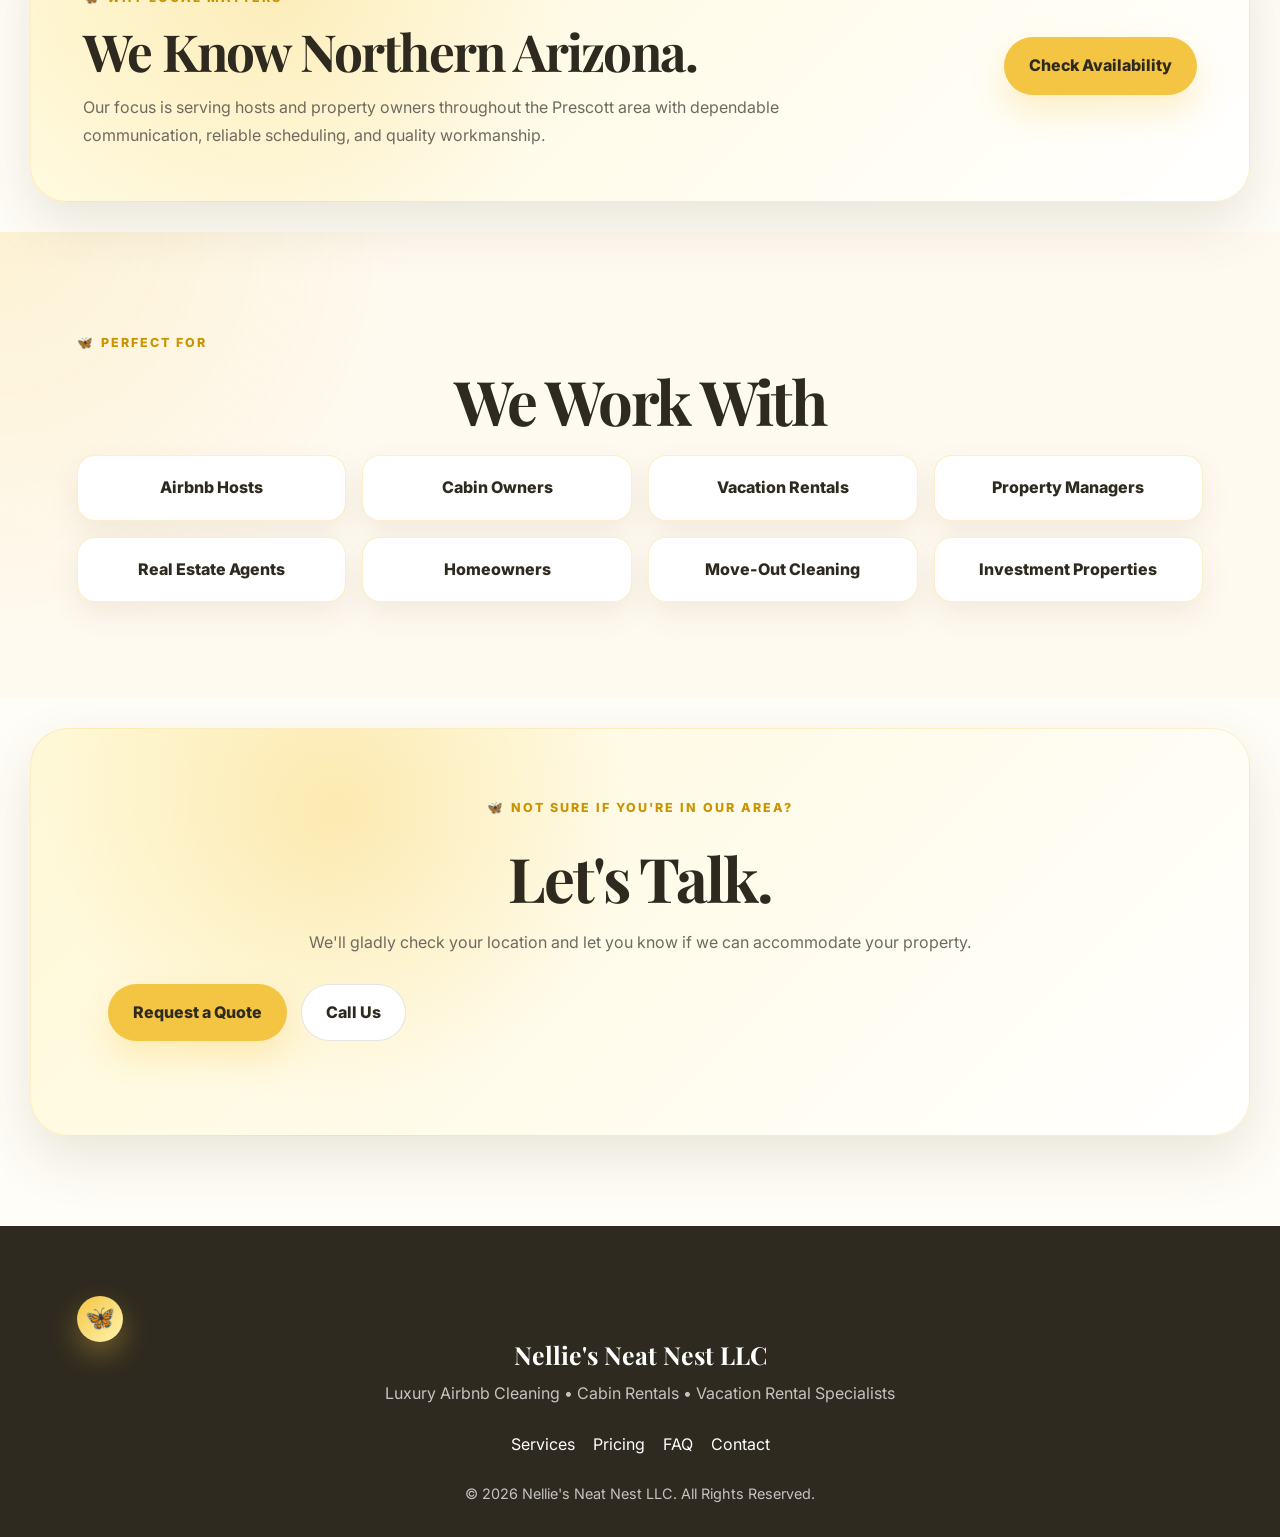
<file: service-areas.html>
<!DOCTYPE html>
<html lang="en">
<head>
  <meta charset="UTF-8" />
  <meta name="viewport" content="width=device-width, initial-scale=1.0" />

  <title>Service Areas | Nellie's Neat Nest LLC</title>

  <meta
    name="description"
    content="Nellie's Neat Nest LLC proudly provides Airbnb cleaning, vacation rental turnovers, cabin cleaning, and move-in/move-out cleaning throughout Prescott and surrounding Arizona communities."
  />

  <link rel="stylesheet" href="css/styles.css" />
</head>

<body>

<div class="butterfly-layer">
  <span class="float-butterfly b1">🦋</span>
  <span class="float-butterfly b2">🦋</span>
  <span class="float-butterfly b3">🦋</span>
  <span class="float-butterfly b4">🦋</span>
  <span class="float-butterfly b5">🦋</span>
  <span class="float-butterfly b6">🦋</span>
</div>

<header class="site-header">

<a href="index.html" class="logo">

<span class="logo-mark">🦋</span>

<span class="logo-text">

<strong>Nellie's Neat Nest LLC</strong>

<small>Luxury Airbnb & Rental Cleaning</small>

</span>

</a>

<nav class="nav">

<a href="index.html">Home</a>

<a href="services.html">Services</a>

<a href="pricing.html">Pricing</a>

<a href="airbnb-hosts.html">For Hosts</a>

<a href="service-areas.html">Areas</a>

<a href="contact.html" class="nav-btn">Get Quote</a>

</nav>

</header>

<main>

<section class="page-hero">

<p class="eyebrow">Proudly Serving Arizona</p>

<h2>Local Cleaning Services You Can Depend On</h2>

<p>

Whether you manage one Airbnb or several vacation rentals, our goal is to provide dependable, guest-ready cleaning throughout Northern Arizona.

</p>

</section>

<section class="section">

<p class="eyebrow center">Current Service Areas</p>

<h2 class="section-title">

Communities We Proudly Serve

</h2>

<p class="section-subtitle">

Don't see your town listed? Contact us anyway. We are continually expanding and may still be able to help.

</p>

<div class="cards">

<div class="card service-card">

<span class="card-icon">🏡</span>

<h3>Prescott</h3>

<p>

Luxury Airbnb turnovers, vacation rental cleaning, deep cleaning, move-out cleaning, and cabin care.

</p>

</div>

<div class="card service-card">

<span class="card-icon">🌲</span>

<h3>Prescott Valley</h3>

<p>

Short-term rental cleaning, vacation homes, Airbnb support, and recurring cleaning services.

</p>

</div>

<div class="card service-card">

<span class="card-icon">🦋</span>

<h3>Dewey-Humboldt</h3>

<p>

Vacation rental preparation, Airbnb turnovers, move-in and move-out cleaning, and host support.

</p>

</div>

<div class="card service-card">

<span class="card-icon">🏠</span>

<h3>Chino Valley</h3>

<p>

Professional rental cleaning with detailed guest-ready presentation and dependable scheduling.

</p>

</div>

<div class="card service-card">

<span class="card-icon">🌄</span>

<h3>Mayer</h3>

<p>

Cleaning services for cabins, rentals, vacation homes, and seasonal properties.

</p>

</div>

<div class="card service-card">

<span class="card-icon">⭐</span>

<h3>Surrounding Areas</h3>

<p>

We're always growing. If you're nearby, reach out—we'll see how we can help.

</p>

</div>

</div>

</section>

<section class="highlight">

<div>

<p class="eyebrow">

Why Local Matters

</p>

<h2>

We Know Northern Arizona.

</h2>

<p>

Our focus is serving hosts and property owners throughout the Prescott area with dependable communication, reliable scheduling, and quality workmanship.

</p>

</div>

<a href="contact.html" class="btn primary">

Check Availability

</a>

</section>

<section class="section soft-bg">

<p class="eyebrow center">

Perfect For

</p>

<h2 class="section-title">

We Work With

</h2>

<div class="service-grid">

<div class="service-box">Airbnb Hosts</div>

<div class="service-box">Cabin Owners</div>

<div class="service-box">Vacation Rentals</div>

<div class="service-box">Property Managers</div>

<div class="service-box">Real Estate Agents</div>

<div class="service-box">Homeowners</div>

<div class="service-box">Move-Out Cleaning</div>

<div class="service-box">Investment Properties</div>

</div>

</section>

<section class="cta">

<p class="eyebrow center">

Not Sure If You're In Our Area?

</p>

<h2>

Let's Talk.

</h2>

<p>

We'll gladly check your location and let you know if we can accommodate your property.

</p>

<div class="hero-buttons center">

<a href="contact.html" class="btn primary">

Request a Quote

</a>

<a href="tel:9285331377" class="btn secondary">

Call Us

</a>

</div>

</section>

</main>

<footer class="footer">

<div class="footer-brand">

<span class="logo-mark">🦋</span>

<h3>Nellie's Neat Nest LLC</h3>

<p>

Luxury Airbnb Cleaning • Cabin Rentals • Vacation Rental Specialists

</p>

</div>

<div class="footer-links">

<a href="services.html">Services</a>

<a href="pricing.html">Pricing</a>

<a href="faq.html">FAQ</a>

<a href="contact.html">Contact</a>

</div>

<p class="copyright">

© 2026 Nellie's Neat Nest LLC. All Rights Reserved.

</p>

</footer>

<div class="floating-actions">

<a href="tel:9285331377">Call</a>

<a href="sms:9285331377">Text</a>

</div>

<script src="js/script.js"></script>

</body>
</html>
</file>
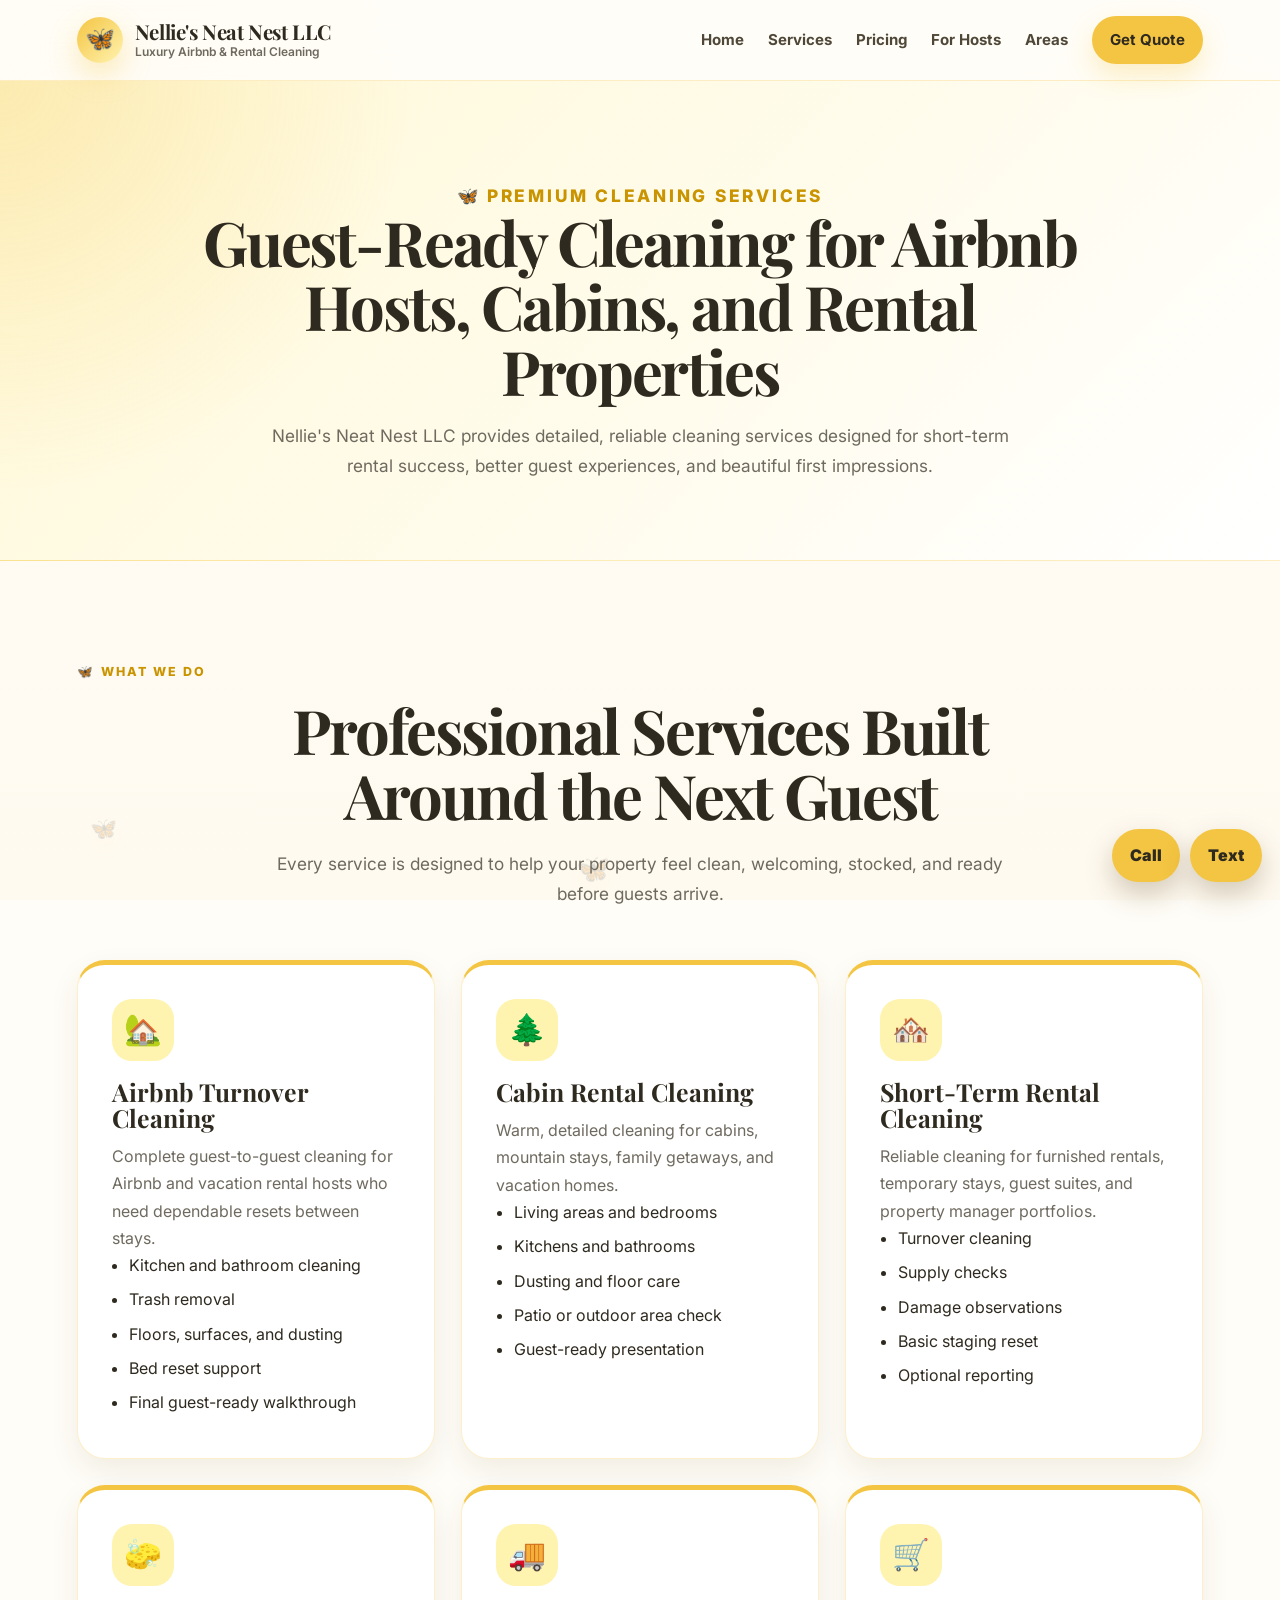
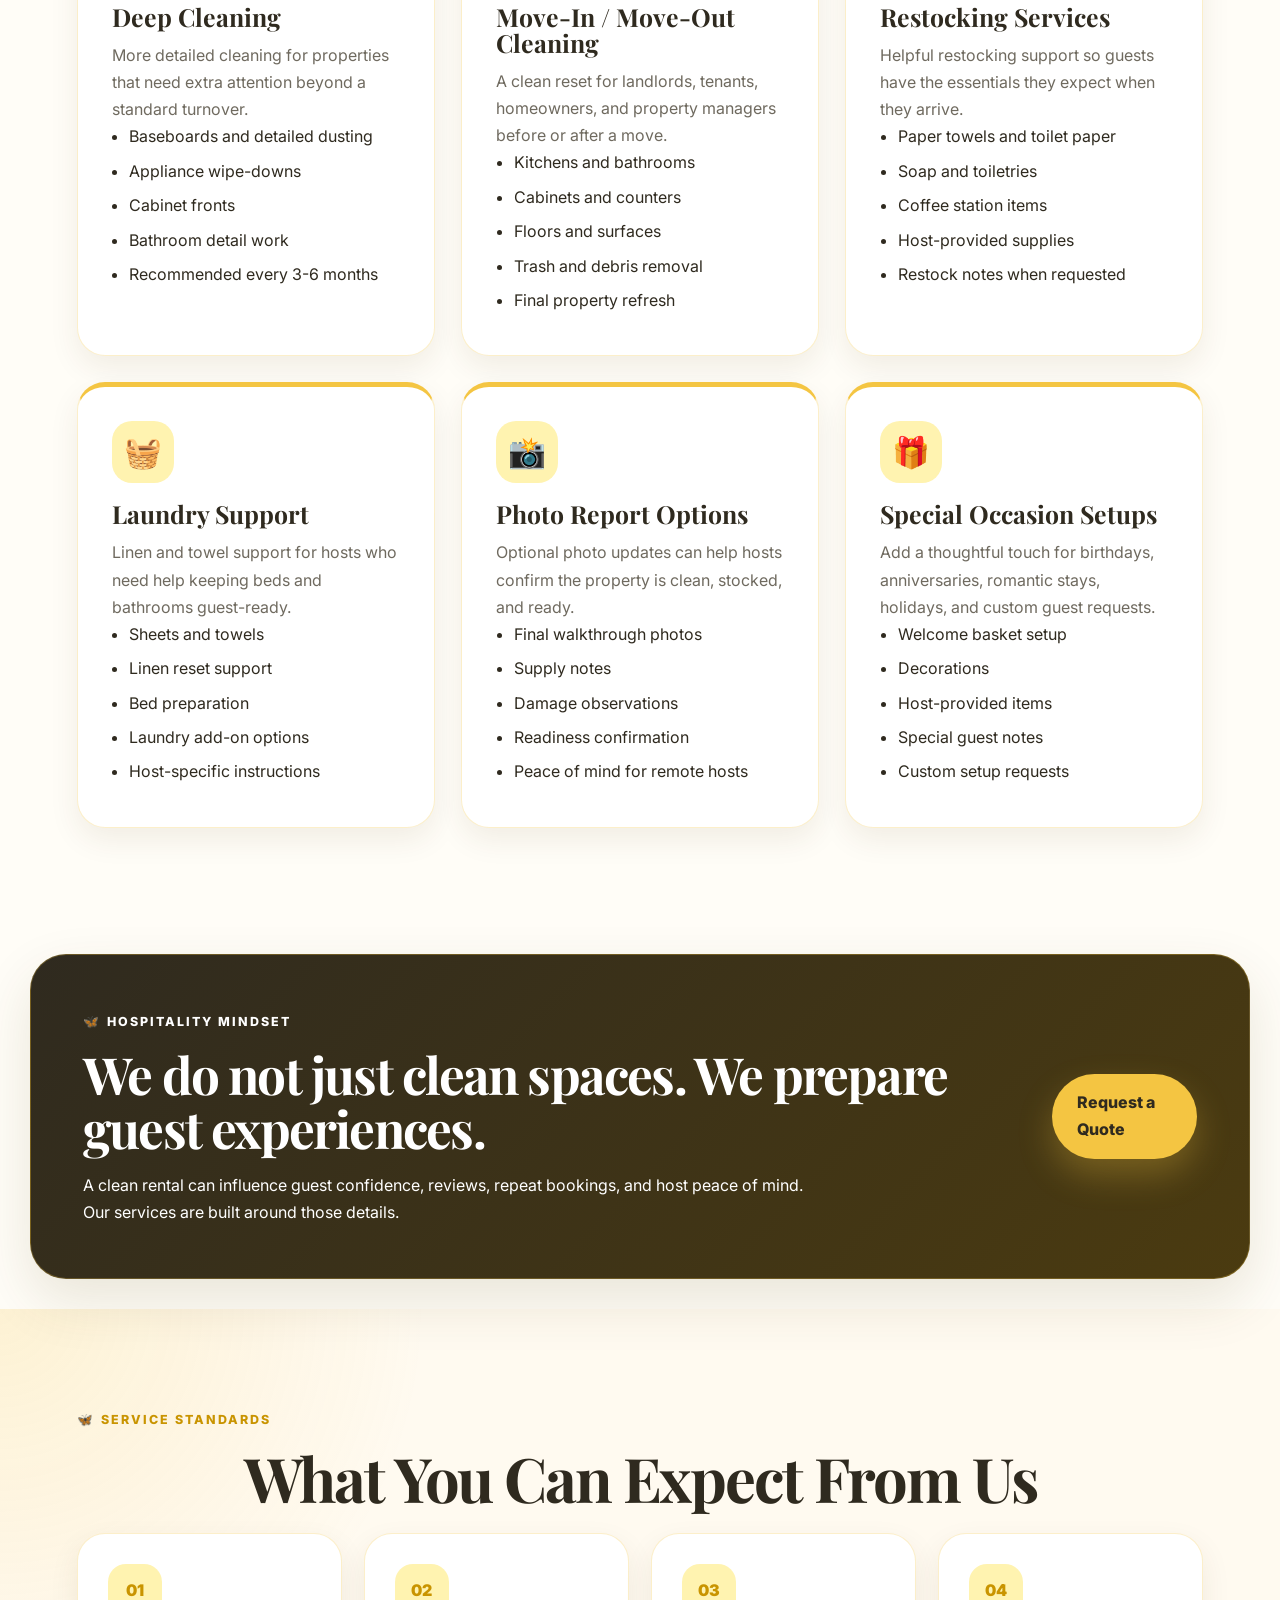
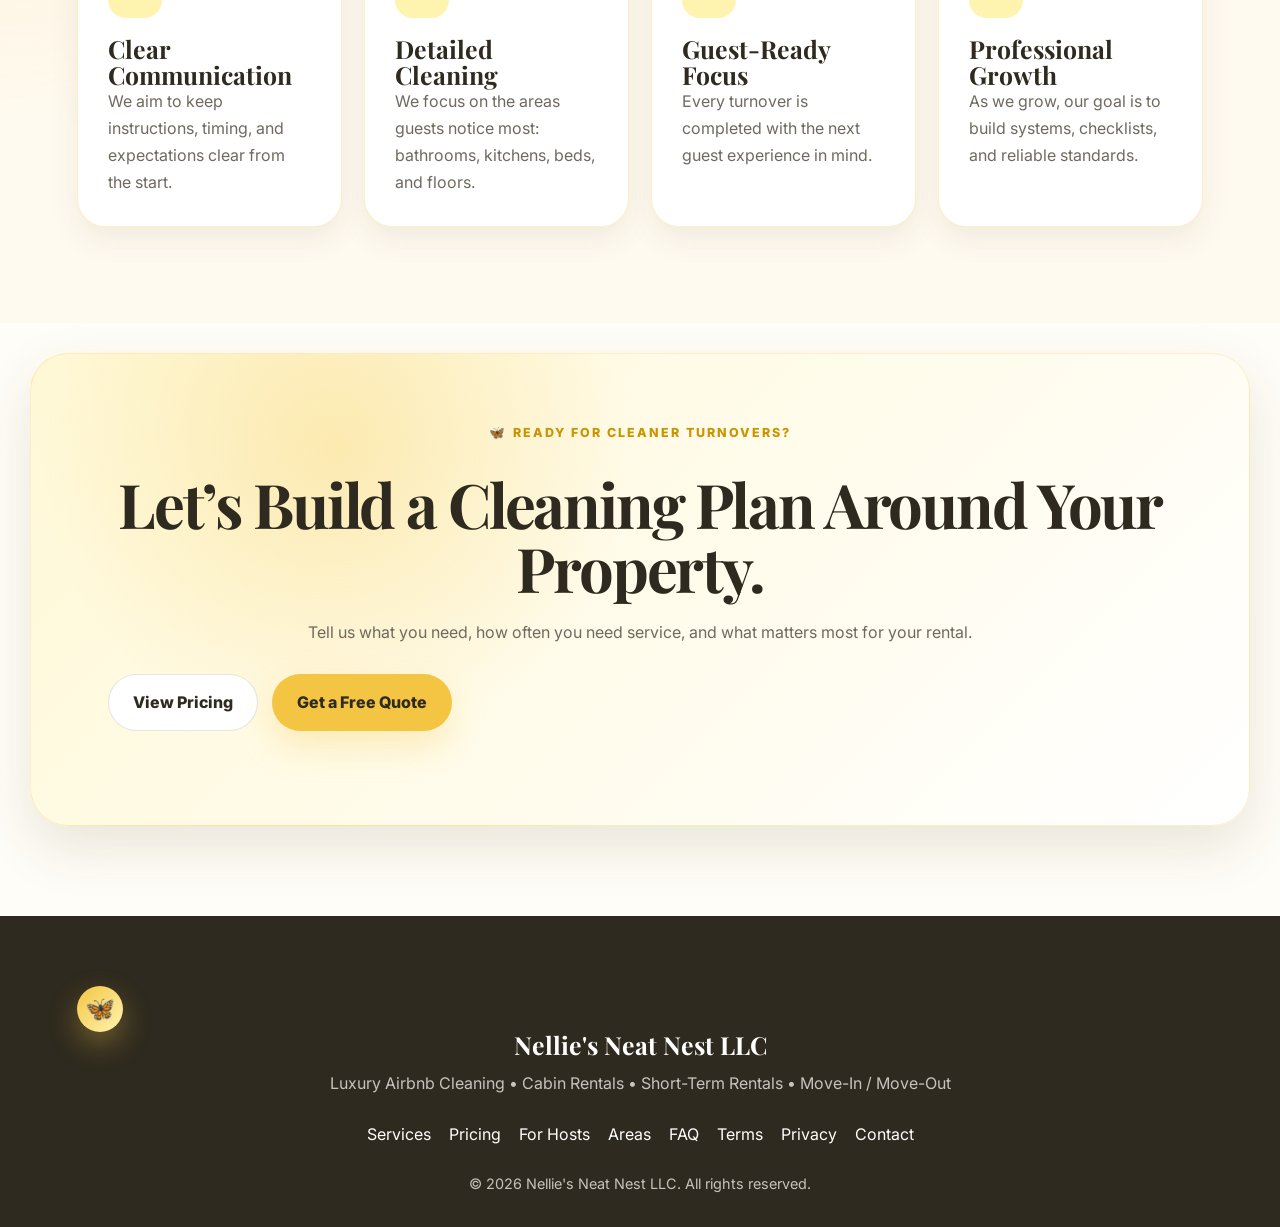
<file: services.html>
<!DOCTYPE html>
<html lang="en">
<head>
  <meta charset="UTF-8" />
  <meta name="viewport" content="width=device-width, initial-scale=1.0" />

  <title>Services | Nellie's Neat Nest LLC</title>
  <meta
    name="description"
    content="Explore Nellie's Neat Nest LLC services including Airbnb turnovers, cabin cleaning, restocking, laundry support, deep cleaning, and guest-ready rental preparation."
  />

  <link rel="stylesheet" href="css/styles.css" />
</head>

<body>

  <div class="butterfly-layer" aria-hidden="true">
    <span class="float-butterfly b1">🦋</span>
    <span class="float-butterfly b2">🦋</span>
    <span class="float-butterfly b3">🦋</span>
    <span class="float-butterfly b4">🦋</span>
    <span class="float-butterfly b5">🦋</span>
    <span class="float-butterfly b6">🦋</span>
  </div>

  <header class="site-header">
    <a href="index.html" class="logo">
      <span class="logo-mark">🦋</span>
      <span class="logo-text">
        <strong>Nellie's Neat Nest LLC</strong>
        <small>Luxury Airbnb & Rental Cleaning</small>
      </span>
    </a>

    <nav class="nav">
      <a href="index.html">Home</a>
      <a href="services.html">Services</a>
      <a href="pricing.html">Pricing</a>
      <a href="airbnb-hosts.html">For Hosts</a>
      <a href="service-areas.html">Areas</a>
      <a href="contact.html" class="nav-btn">Get Quote</a>
    </nav>
  </header>

  <main>

    <section class="page-hero">
      <p class="eyebrow">Premium Cleaning Services</p>
      <h2>Guest-Ready Cleaning for Airbnb Hosts, Cabins, and Rental Properties</h2>
      <p>
        Nellie's Neat Nest LLC provides detailed, reliable cleaning services designed
        for short-term rental success, better guest experiences, and beautiful first impressions.
      </p>
    </section>

    <section class="section">
      <p class="eyebrow center">What We Do</p>
      <h2 class="section-title">Professional Services Built Around the Next Guest</h2>
      <p class="section-subtitle">
        Every service is designed to help your property feel clean, welcoming, stocked,
        and ready before guests arrive.
      </p>

      <div class="cards">
        <article class="card service-card">
          <span class="card-icon">🏡</span>
          <h3>Airbnb Turnover Cleaning</h3>
          <p>
            Complete guest-to-guest cleaning for Airbnb and vacation rental hosts who need
            dependable resets between stays.
          </p>
          <ul>
            <li>Kitchen and bathroom cleaning</li>
            <li>Trash removal</li>
            <li>Floors, surfaces, and dusting</li>
            <li>Bed reset support</li>
            <li>Final guest-ready walkthrough</li>
          </ul>
        </article>

        <article class="card service-card">
          <span class="card-icon">🌲</span>
          <h3>Cabin Rental Cleaning</h3>
          <p>
            Warm, detailed cleaning for cabins, mountain stays, family getaways,
            and vacation homes.
          </p>
          <ul>
            <li>Living areas and bedrooms</li>
            <li>Kitchens and bathrooms</li>
            <li>Dusting and floor care</li>
            <li>Patio or outdoor area check</li>
            <li>Guest-ready presentation</li>
          </ul>
        </article>

        <article class="card service-card">
          <span class="card-icon">🏘️</span>
          <h3>Short-Term Rental Cleaning</h3>
          <p>
            Reliable cleaning for furnished rentals, temporary stays, guest suites,
            and property manager portfolios.
          </p>
          <ul>
            <li>Turnover cleaning</li>
            <li>Supply checks</li>
            <li>Damage observations</li>
            <li>Basic staging reset</li>
            <li>Optional reporting</li>
          </ul>
        </article>

        <article class="card service-card">
          <span class="card-icon">🧽</span>
          <h3>Deep Cleaning</h3>
          <p>
            More detailed cleaning for properties that need extra attention beyond a standard turnover.
          </p>
          <ul>
            <li>Baseboards and detailed dusting</li>
            <li>Appliance wipe-downs</li>
            <li>Cabinet fronts</li>
            <li>Bathroom detail work</li>
            <li>Recommended every 3-6 months</li>
          </ul>
        </article>

        <article class="card service-card">
          <span class="card-icon">🚚</span>
          <h3>Move-In / Move-Out Cleaning</h3>
          <p>
            A clean reset for landlords, tenants, homeowners, and property managers
            before or after a move.
          </p>
          <ul>
            <li>Kitchens and bathrooms</li>
            <li>Cabinets and counters</li>
            <li>Floors and surfaces</li>
            <li>Trash and debris removal</li>
            <li>Final property refresh</li>
          </ul>
        </article>

        <article class="card service-card">
          <span class="card-icon">🛒</span>
          <h3>Restocking Services</h3>
          <p>
            Helpful restocking support so guests have the essentials they expect
            when they arrive.
          </p>
          <ul>
            <li>Paper towels and toilet paper</li>
            <li>Soap and toiletries</li>
            <li>Coffee station items</li>
            <li>Host-provided supplies</li>
            <li>Restock notes when requested</li>
          </ul>
        </article>

        <article class="card service-card">
          <span class="card-icon">🧺</span>
          <h3>Laundry Support</h3>
          <p>
            Linen and towel support for hosts who need help keeping beds and bathrooms guest-ready.
          </p>
          <ul>
            <li>Sheets and towels</li>
            <li>Linen reset support</li>
            <li>Bed preparation</li>
            <li>Laundry add-on options</li>
            <li>Host-specific instructions</li>
          </ul>
        </article>

        <article class="card service-card">
          <span class="card-icon">📸</span>
          <h3>Photo Report Options</h3>
          <p>
            Optional photo updates can help hosts confirm the property is clean,
            stocked, and ready.
          </p>
          <ul>
            <li>Final walkthrough photos</li>
            <li>Supply notes</li>
            <li>Damage observations</li>
            <li>Readiness confirmation</li>
            <li>Peace of mind for remote hosts</li>
          </ul>
        </article>

        <article class="card service-card">
          <span class="card-icon">🎁</span>
          <h3>Special Occasion Setups</h3>
          <p>
            Add a thoughtful touch for birthdays, anniversaries, romantic stays,
            holidays, and custom guest requests.
          </p>
          <ul>
            <li>Welcome basket setup</li>
            <li>Decorations</li>
            <li>Host-provided items</li>
            <li>Special guest notes</li>
            <li>Custom setup requests</li>
          </ul>
        </article>
      </div>
    </section>

    <section class="highlight host-highlight">
      <div>
        <p class="eyebrow">Hospitality Mindset</p>
        <h2>We do not just clean spaces. We prepare guest experiences.</h2>
        <p>
          A clean rental can influence guest confidence, reviews, repeat bookings,
          and host peace of mind. Our services are built around those details.
        </p>
      </div>

      <a href="contact.html" class="btn primary">Request a Quote</a>
    </section>

    <section class="section soft-bg">
      <p class="eyebrow center">Service Standards</p>
      <h2 class="section-title">What You Can Expect From Us</h2>

      <div class="process-grid">
        <article class="process-step">
          <span>01</span>
          <h3>Clear Communication</h3>
          <p>We aim to keep instructions, timing, and expectations clear from the start.</p>
        </article>

        <article class="process-step">
          <span>02</span>
          <h3>Detailed Cleaning</h3>
          <p>We focus on the areas guests notice most: bathrooms, kitchens, beds, and floors.</p>
        </article>

        <article class="process-step">
          <span>03</span>
          <h3>Guest-Ready Focus</h3>
          <p>Every turnover is completed with the next guest experience in mind.</p>
        </article>

        <article class="process-step">
          <span>04</span>
          <h3>Professional Growth</h3>
          <p>As we grow, our goal is to build systems, checklists, and reliable standards.</p>
        </article>
      </div>
    </section>

    <section class="cta">
      <p class="eyebrow center">Ready for Cleaner Turnovers?</p>
      <h2>Let’s Build a Cleaning Plan Around Your Property.</h2>
      <p>
        Tell us what you need, how often you need service, and what matters most for your rental.
      </p>

      <div class="hero-buttons center">
        <a href="pricing.html" class="btn secondary">View Pricing</a>
        <a href="contact.html" class="btn primary">Get a Free Quote</a>
      </div>
    </section>

  </main>

  <footer class="footer">
    <div class="footer-brand">
      <span class="logo-mark">🦋</span>
      <h3>Nellie's Neat Nest LLC</h3>
      <p>Luxury Airbnb Cleaning • Cabin Rentals • Short-Term Rentals • Move-In / Move-Out</p>
    </div>

    <div class="footer-links">
      <a href="services.html">Services</a>
      <a href="pricing.html">Pricing</a>
      <a href="airbnb-hosts.html">For Hosts</a>
      <a href="service-areas.html">Areas</a>
      <a href="faq.html">FAQ</a>
      <a href="terms-and-policies.html">Terms</a>
      <a href="privacy.html">Privacy</a>
      <a href="contact.html">Contact</a>
    </div>

    <p class="copyright">© 2026 Nellie's Neat Nest LLC. All rights reserved.</p>
  </footer>

  <div class="floating-actions">
    <a href="tel:9285331377">Call</a>
    <a href="sms:9285331377">Text</a>
  </div>

  <script src="js/script.js"></script>
</body>
</html>
</file>
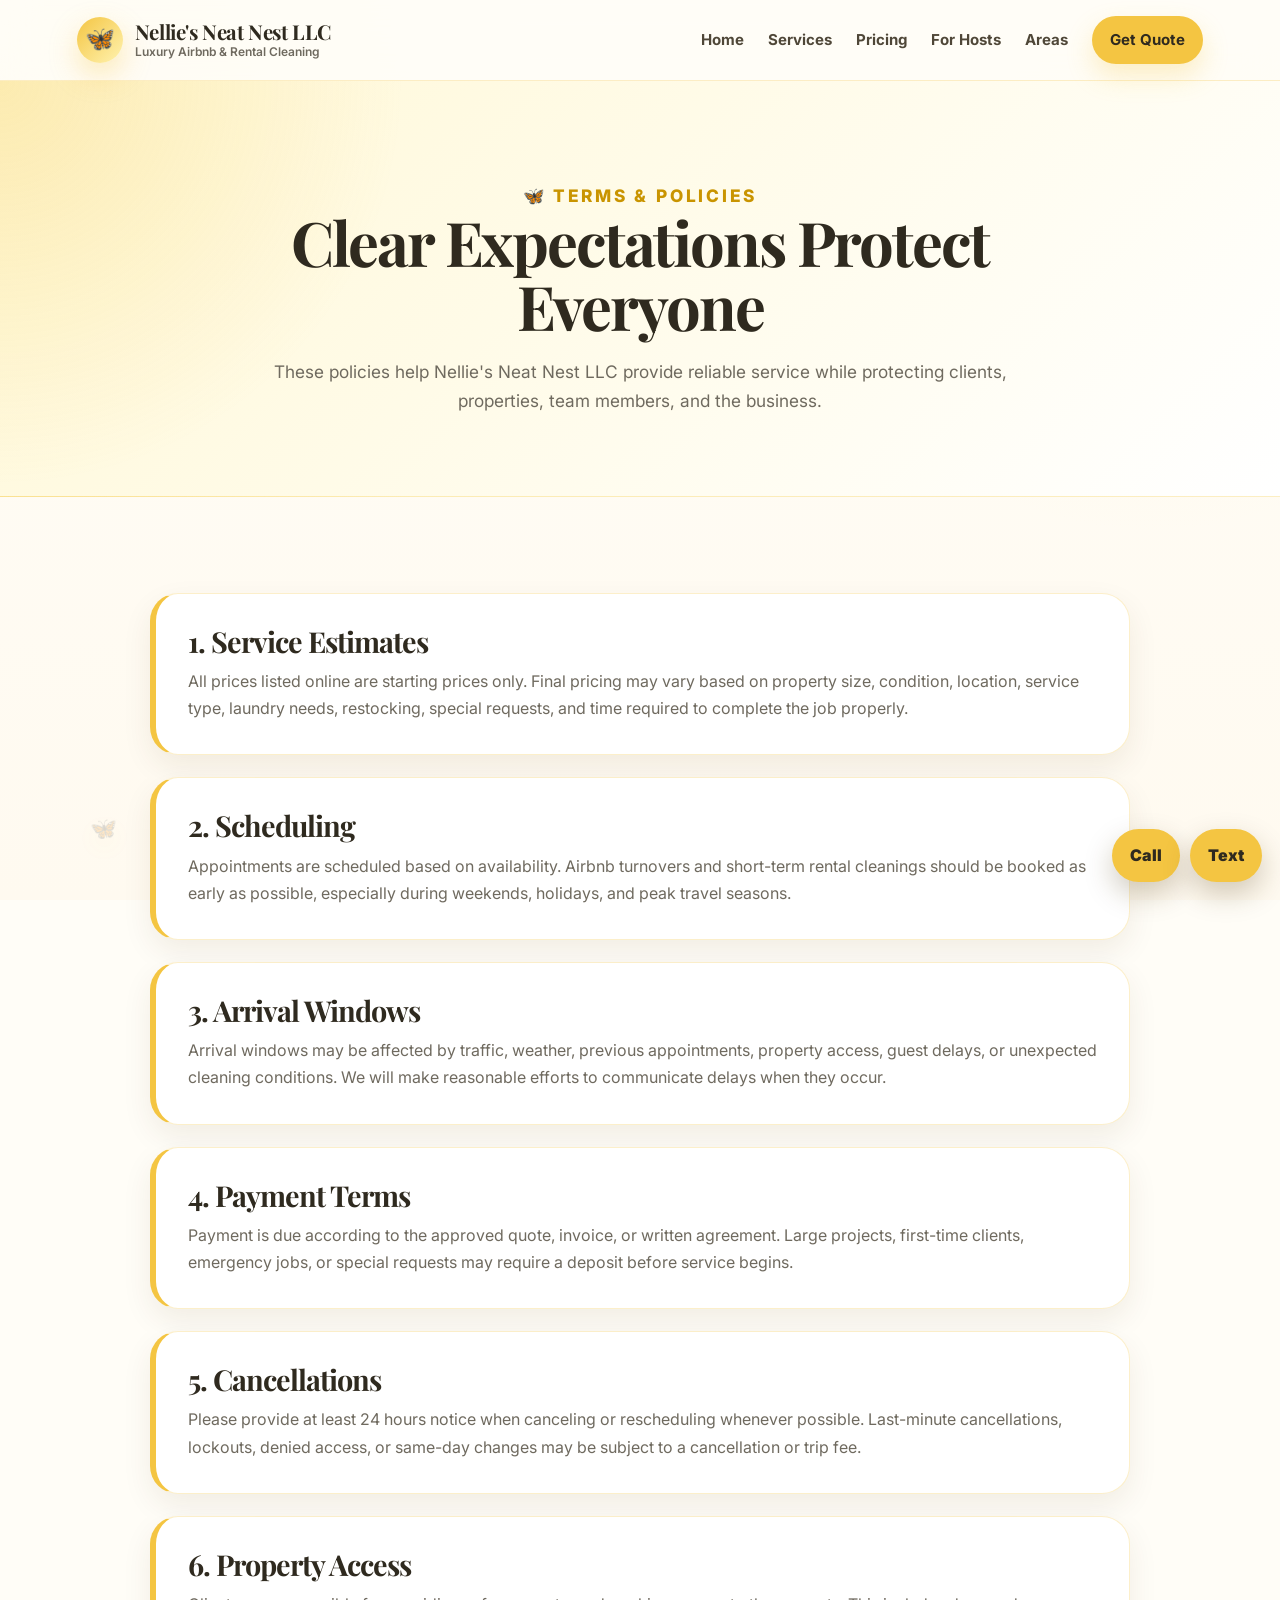
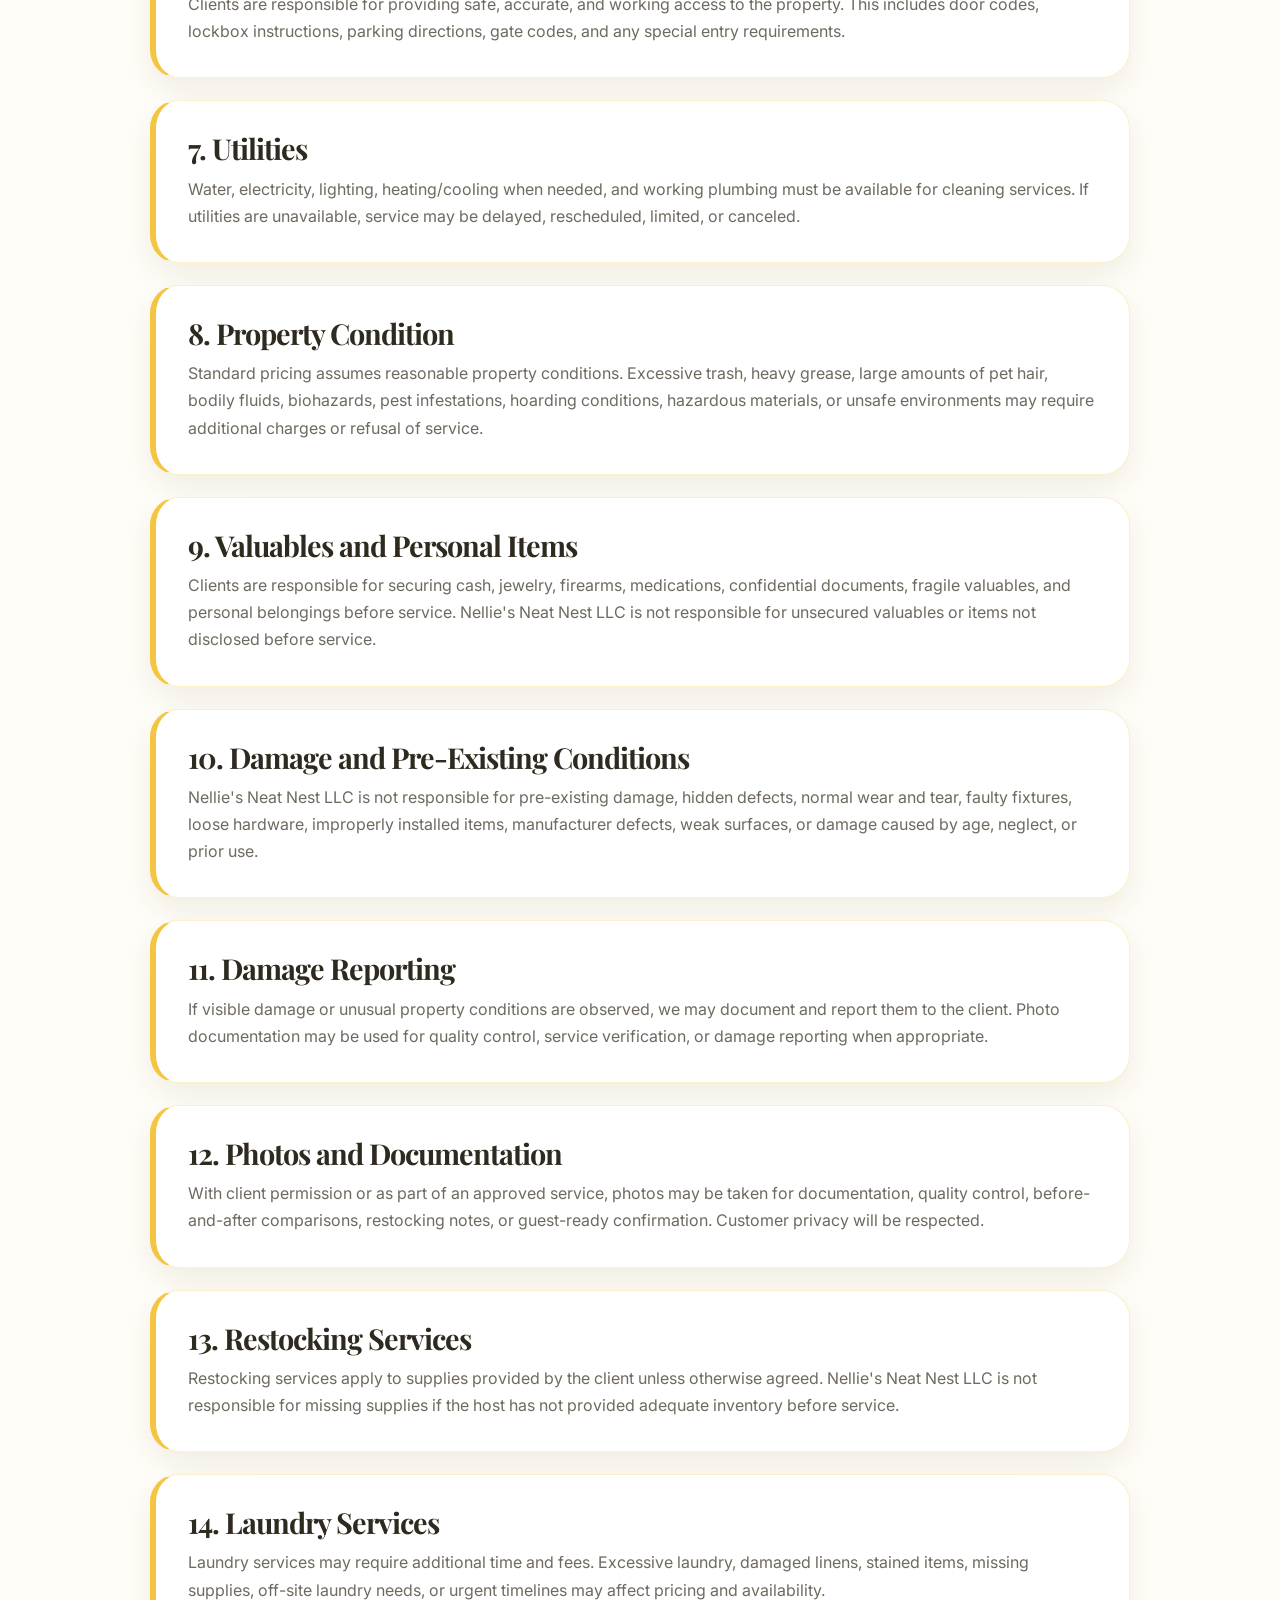
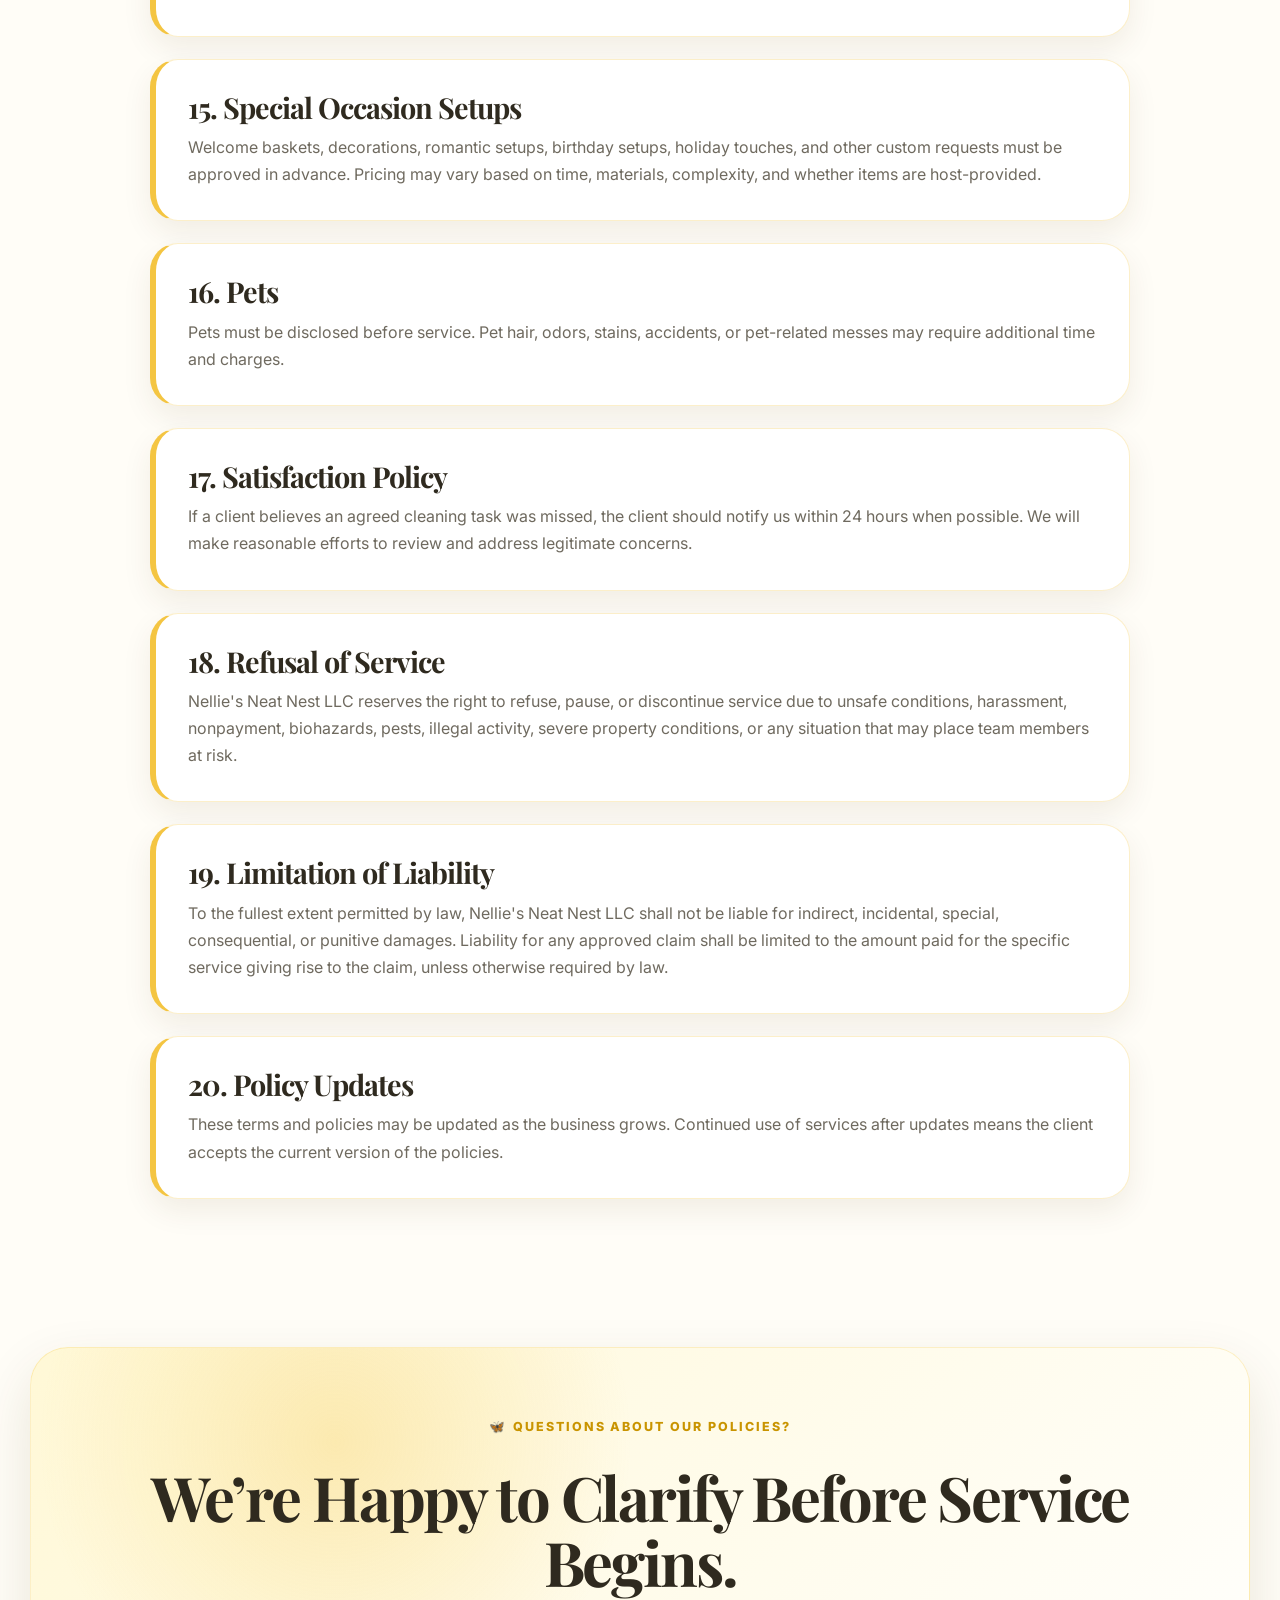
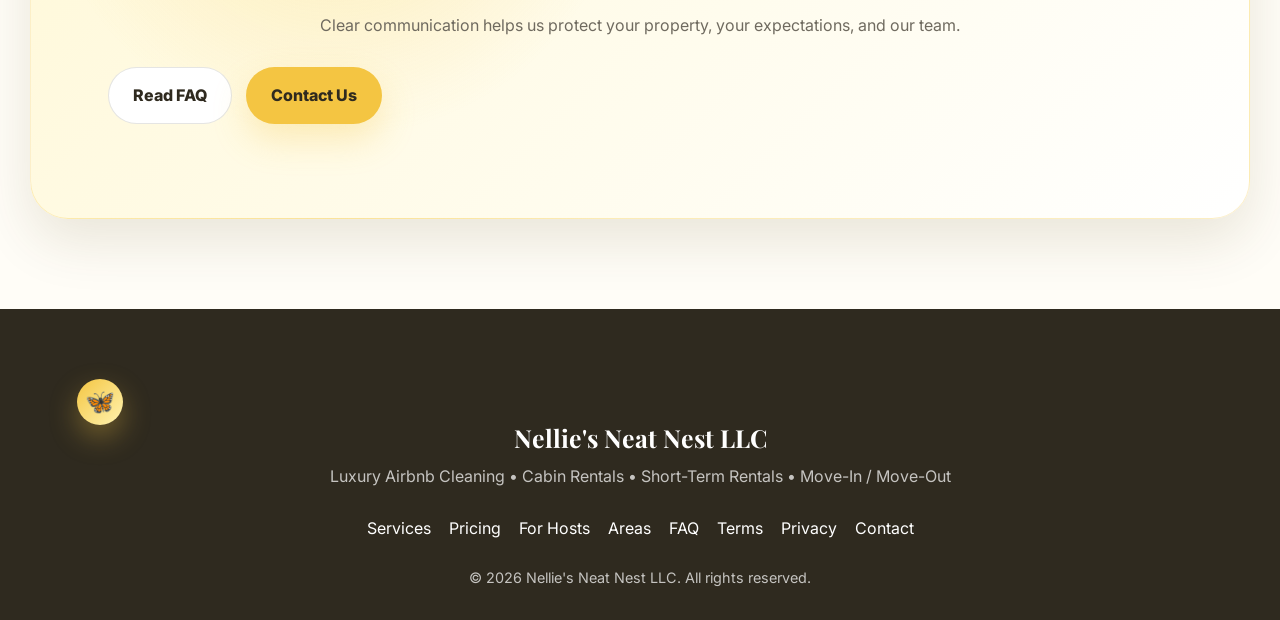
<file: terms-and-policies.html>
<!DOCTYPE html>
<html lang="en">
<head>
  <meta charset="UTF-8" />
  <meta name="viewport" content="width=device-width, initial-scale=1.0" />

  <title>Terms & Policies | Nellie's Neat Nest LLC</title>
  <meta
    name="description"
    content="Review Nellie's Neat Nest LLC terms, cleaning policies, scheduling expectations, payment terms, liability limits, cancellation policies, and customer responsibilities."
  />

  <link rel="stylesheet" href="css/styles.css" />
</head>

<body>

  <div class="butterfly-layer" aria-hidden="true">
    <span class="float-butterfly b1">🦋</span>
    <span class="float-butterfly b2">🦋</span>
    <span class="float-butterfly b3">🦋</span>
    <span class="float-butterfly b4">🦋</span>
    <span class="float-butterfly b5">🦋</span>
    <span class="float-butterfly b6">🦋</span>
  </div>

  <header class="site-header">
    <a href="index.html" class="logo">
      <span class="logo-mark">🦋</span>
      <span class="logo-text">
        <strong>Nellie's Neat Nest LLC</strong>
        <small>Luxury Airbnb & Rental Cleaning</small>
      </span>
    </a>

    <nav class="nav">
      <a href="index.html">Home</a>
      <a href="services.html">Services</a>
      <a href="pricing.html">Pricing</a>
      <a href="airbnb-hosts.html">For Hosts</a>
      <a href="service-areas.html">Areas</a>
      <a href="contact.html" class="nav-btn">Get Quote</a>
    </nav>
  </header>

  <main>

    <section class="page-hero">
      <p class="eyebrow">Terms & Policies</p>
      <h2>Clear Expectations Protect Everyone</h2>
      <p>
        These policies help Nellie's Neat Nest LLC provide reliable service while protecting
        clients, properties, team members, and the business.
      </p>
    </section>

    <section class="section">

      <article class="policy">
        <h2>1. Service Estimates</h2>
        <p>
          All prices listed online are starting prices only. Final pricing may vary based on
          property size, condition, location, service type, laundry needs, restocking, special requests,
          and time required to complete the job properly.
        </p>
      </article>

      <article class="policy">
        <h2>2. Scheduling</h2>
        <p>
          Appointments are scheduled based on availability. Airbnb turnovers and short-term rental
          cleanings should be booked as early as possible, especially during weekends, holidays,
          and peak travel seasons.
        </p>
      </article>

      <article class="policy">
        <h2>3. Arrival Windows</h2>
        <p>
          Arrival windows may be affected by traffic, weather, previous appointments, property access,
          guest delays, or unexpected cleaning conditions. We will make reasonable efforts to communicate
          delays when they occur.
        </p>
      </article>

      <article class="policy">
        <h2>4. Payment Terms</h2>
        <p>
          Payment is due according to the approved quote, invoice, or written agreement.
          Large projects, first-time clients, emergency jobs, or special requests may require a deposit
          before service begins.
        </p>
      </article>

      <article class="policy">
        <h2>5. Cancellations</h2>
        <p>
          Please provide at least 24 hours notice when canceling or rescheduling whenever possible.
          Last-minute cancellations, lockouts, denied access, or same-day changes may be subject
          to a cancellation or trip fee.
        </p>
      </article>

      <article class="policy">
        <h2>6. Property Access</h2>
        <p>
          Clients are responsible for providing safe, accurate, and working access to the property.
          This includes door codes, lockbox instructions, parking directions, gate codes, and any special
          entry requirements.
        </p>
      </article>

      <article class="policy">
        <h2>7. Utilities</h2>
        <p>
          Water, electricity, lighting, heating/cooling when needed, and working plumbing must be available
          for cleaning services. If utilities are unavailable, service may be delayed, rescheduled,
          limited, or canceled.
        </p>
      </article>

      <article class="policy">
        <h2>8. Property Condition</h2>
        <p>
          Standard pricing assumes reasonable property conditions. Excessive trash, heavy grease,
          large amounts of pet hair, bodily fluids, biohazards, pest infestations, hoarding conditions,
          hazardous materials, or unsafe environments may require additional charges or refusal of service.
        </p>
      </article>

      <article class="policy">
        <h2>9. Valuables and Personal Items</h2>
        <p>
          Clients are responsible for securing cash, jewelry, firearms, medications, confidential documents,
          fragile valuables, and personal belongings before service. Nellie's Neat Nest LLC is not responsible
          for unsecured valuables or items not disclosed before service.
        </p>
      </article>

      <article class="policy">
        <h2>10. Damage and Pre-Existing Conditions</h2>
        <p>
          Nellie's Neat Nest LLC is not responsible for pre-existing damage, hidden defects, normal wear and tear,
          faulty fixtures, loose hardware, improperly installed items, manufacturer defects, weak surfaces,
          or damage caused by age, neglect, or prior use.
        </p>
      </article>

      <article class="policy">
        <h2>11. Damage Reporting</h2>
        <p>
          If visible damage or unusual property conditions are observed, we may document and report them
          to the client. Photo documentation may be used for quality control, service verification,
          or damage reporting when appropriate.
        </p>
      </article>

      <article class="policy">
        <h2>12. Photos and Documentation</h2>
        <p>
          With client permission or as part of an approved service, photos may be taken for documentation,
          quality control, before-and-after comparisons, restocking notes, or guest-ready confirmation.
          Customer privacy will be respected.
        </p>
      </article>

      <article class="policy">
        <h2>13. Restocking Services</h2>
        <p>
          Restocking services apply to supplies provided by the client unless otherwise agreed.
          Nellie's Neat Nest LLC is not responsible for missing supplies if the host has not provided
          adequate inventory before service.
        </p>
      </article>

      <article class="policy">
        <h2>14. Laundry Services</h2>
        <p>
          Laundry services may require additional time and fees. Excessive laundry, damaged linens,
          stained items, missing supplies, off-site laundry needs, or urgent timelines may affect pricing
          and availability.
        </p>
      </article>

      <article class="policy">
        <h2>15. Special Occasion Setups</h2>
        <p>
          Welcome baskets, decorations, romantic setups, birthday setups, holiday touches, and other custom
          requests must be approved in advance. Pricing may vary based on time, materials, complexity,
          and whether items are host-provided.
        </p>
      </article>

      <article class="policy">
        <h2>16. Pets</h2>
        <p>
          Pets must be disclosed before service. Pet hair, odors, stains, accidents, or pet-related messes
          may require additional time and charges.
        </p>
      </article>

      <article class="policy">
        <h2>17. Satisfaction Policy</h2>
        <p>
          If a client believes an agreed cleaning task was missed, the client should notify us within
          24 hours when possible. We will make reasonable efforts to review and address legitimate concerns.
        </p>
      </article>

      <article class="policy">
        <h2>18. Refusal of Service</h2>
        <p>
          Nellie's Neat Nest LLC reserves the right to refuse, pause, or discontinue service due to unsafe
          conditions, harassment, nonpayment, biohazards, pests, illegal activity, severe property conditions,
          or any situation that may place team members at risk.
        </p>
      </article>

      <article class="policy">
        <h2>19. Limitation of Liability</h2>
        <p>
          To the fullest extent permitted by law, Nellie's Neat Nest LLC shall not be liable for indirect,
          incidental, special, consequential, or punitive damages. Liability for any approved claim shall be
          limited to the amount paid for the specific service giving rise to the claim, unless otherwise required
          by law.
        </p>
      </article>

      <article class="policy">
        <h2>20. Policy Updates</h2>
        <p>
          These terms and policies may be updated as the business grows. Continued use of services after updates
          means the client accepts the current version of the policies.
        </p>
      </article>

    </section>

    <section class="cta">
      <p class="eyebrow center">Questions About Our Policies?</p>
      <h2>We’re Happy to Clarify Before Service Begins.</h2>
      <p>
        Clear communication helps us protect your property, your expectations, and our team.
      </p>

      <div class="hero-buttons center">
        <a href="faq.html" class="btn secondary">Read FAQ</a>
        <a href="contact.html" class="btn primary">Contact Us</a>
      </div>
    </section>

  </main>

  <footer class="footer">
    <div class="footer-brand">
      <span class="logo-mark">🦋</span>
      <h3>Nellie's Neat Nest LLC</h3>
      <p>Luxury Airbnb Cleaning • Cabin Rentals • Short-Term Rentals • Move-In / Move-Out</p>
    </div>

    <div class="footer-links">
      <a href="services.html">Services</a>
      <a href="pricing.html">Pricing</a>
      <a href="airbnb-hosts.html">For Hosts</a>
      <a href="service-areas.html">Areas</a>
      <a href="faq.html">FAQ</a>
      <a href="terms-and-policies.html">Terms</a>
      <a href="privacy.html">Privacy</a>
      <a href="contact.html">Contact</a>
    </div>

    <p class="copyright">© 2026 Nellie's Neat Nest LLC. All rights reserved.</p>
  </footer>

  <div class="floating-actions">
    <a href="tel:9285331377">Call</a>
    <a href="sms:9285331377">Text</a>
  </div>

  <script src="js/script.js"></script>
</body>
</html>
</file>
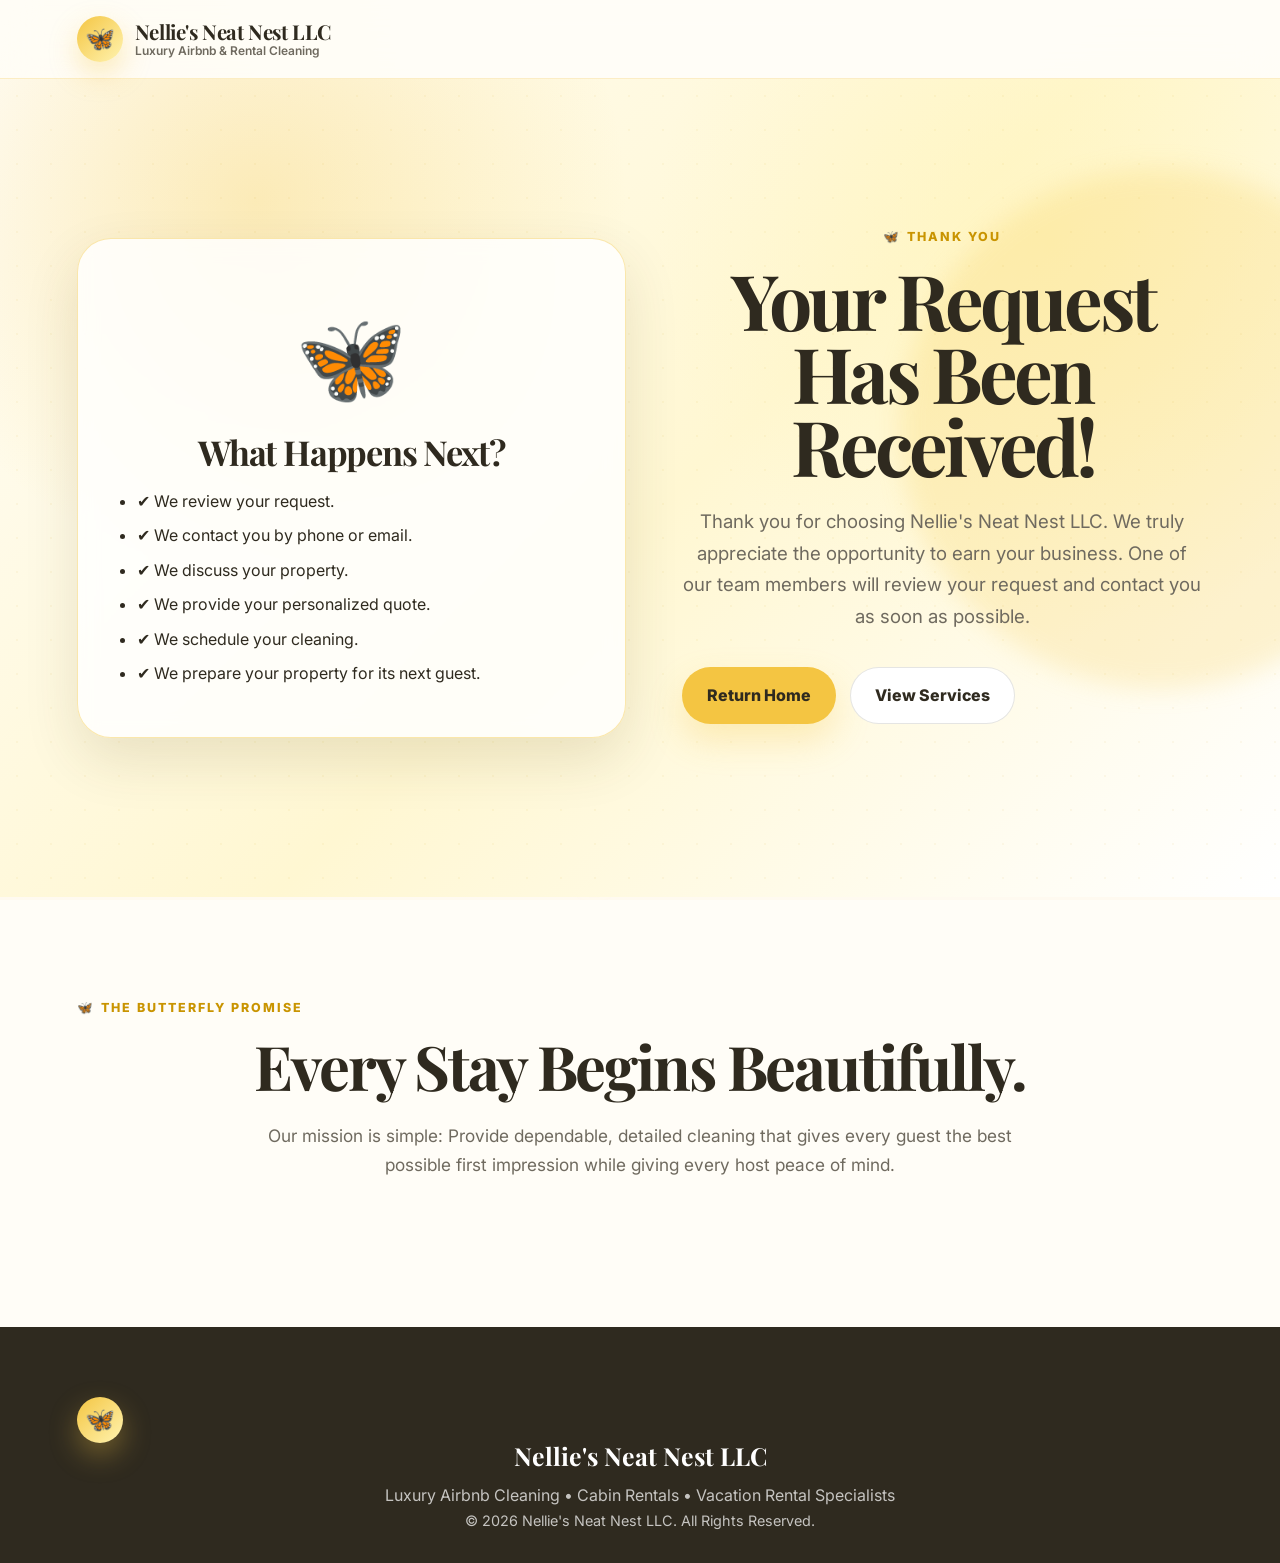
<file: thank-you.html>
<!DOCTYPE html>
<html lang="en">
<head>

<meta charset="UTF-8">

<meta name="viewport" content="width=device-width, initial-scale=1.0">

<title>Thank You | Nellie's Neat Nest LLC</title>

<meta
name="description"
content="Thank you for contacting Nellie's Neat Nest LLC. Your quote request has been received."
>

<link rel="stylesheet" href="css/styles.css">

</head>

<body>

<div class="butterfly-layer">

<span class="float-butterfly b1">🦋</span>
<span class="float-butterfly b2">🦋</span>
<span class="float-butterfly b3">🦋</span>
<span class="float-butterfly b4">🦋</span>
<span class="float-butterfly b5">🦋</span>
<span class="float-butterfly b6">🦋</span>

</div>

<header class="site-header">

<a href="index.html" class="logo">

<span class="logo-mark">🦋</span>

<span class="logo-text">

<strong>Nellie's Neat Nest LLC</strong>

<small>Luxury Airbnb & Rental Cleaning</small>

</span>

</a>

</header>

<main>

<section class="hero">

<div class="hero-content center">

<p class="eyebrow">

Thank You

</p>

<h1>

Your Request Has Been Received!

</h1>

<p class="hero-text">

Thank you for choosing Nellie's Neat Nest LLC.

We truly appreciate the opportunity to earn your business.

One of our team members will review your request and contact you as soon as possible.

</p>

<div class="hero-buttons center">

<a href="index.html" class="btn primary">

Return Home

</a>

<a href="services.html" class="btn secondary">

View Services

</a>

</div>

</div>

<div class="hero-card">

<div style="text-align:center;">

<div style="font-size:90px;">

🦋

</div>

<h2>

What Happens Next?

</h2>

</div>

<ul>

<li>✔ We review your request.</li>

<li>✔ We contact you by phone or email.</li>

<li>✔ We discuss your property.</li>

<li>✔ We provide your personalized quote.</li>

<li>✔ We schedule your cleaning.</li>

<li>✔ We prepare your property for its next guest.</li>

</ul>

</div>

</section>

<section class="section">

<p class="eyebrow center">

The Butterfly Promise

</p>

<h2 class="section-title">

Every Stay Begins Beautifully.

</h2>

<p class="section-subtitle">

Our mission is simple:

Provide dependable, detailed cleaning that gives every guest the best possible first impression while giving every host peace of mind.

</p>

</section>

</main>

<footer class="footer">

<div class="footer-brand">

<span class="logo-mark">🦋</span>

<h3>

Nellie's Neat Nest LLC

</h3>

<p>

Luxury Airbnb Cleaning • Cabin Rentals • Vacation Rental Specialists

</p>

</div>

<p class="copyright">

© 2026 Nellie's Neat Nest LLC. All Rights Reserved.

</p>

</footer>

<script src="js/script.js"></script>

</body>

</html>
</file>
<file: css/styles.css>
/* =====================================================
   Nellie's Neat Nest LLC
   Premium Yellow Butterfly Airbnb Cleaning Website
   File: css/styles.css
===================================================== */

/* ---------- Google Font Import ---------- */
@import url("https://fonts.googleapis.com/css2?family=Inter:wght@400;500;600;700;800&family=Playfair+Display:wght@600;700;800&display=swap");

/* ---------- Reset ---------- */
* {
  margin: 0;
  padding: 0;
  box-sizing: border-box;
}

/* ---------- Brand Variables ---------- */
:root {
  --gold: #f4c542;
  --gold-dark: #c99400;
  --yellow-soft: #fff3b0;
  --cream: #fffaf0;
  --cream-light: #fffdf7;
  --white: #ffffff;
  --charcoal: #2f2a1f;
  --charcoal-soft: #4f4738;
  --gray: #6f6a5f;
  --border: rgba(244, 197, 66, 0.28);
  --shadow: 0 22px 55px rgba(77, 55, 12, 0.12);
  --shadow-soft: 0 12px 30px rgba(77, 55, 12, 0.08);
  --radius: 28px;
  --radius-small: 16px;
  --max-width: 1220px;
}

/* ---------- Base ---------- */
html {
  scroll-behavior: smooth;
}

body {
  font-family: "Inter", sans-serif;
  background: var(--cream-light);
  color: var(--charcoal);
  line-height: 1.7;
  overflow-x: hidden;
}

body::before {
  content: "";
  position: fixed;
  inset: 0;
  background:
    radial-gradient(circle at 10% 10%, rgba(244, 197, 66, 0.12), transparent 28%),
    radial-gradient(circle at 90% 20%, rgba(255, 243, 176, 0.18), transparent 26%),
    linear-gradient(180deg, #fffdf7, #fffaf0);
  z-index: -2;
}

img {
  max-width: 100%;
  display: block;
}

a {
  color: inherit;
  text-decoration: none;
}

ul {
  padding-left: 1.1rem;
}

li {
  margin-bottom: 0.45rem;
}

/* ---------- Global Layout ---------- */
.site-header,
main,
.footer,
.floating-actions {
  position: relative;
  z-index: 5;
}

.section {
  padding: 96px 6%;
}

.section-inner {
  max-width: var(--max-width);
  margin: 0 auto;
}

.center {
  text-align: center;
}

.soft-bg {
  background:
    radial-gradient(circle at top left, rgba(244, 197, 66, 0.16), transparent 30%),
    var(--cream);
}

/* ---------- Typography ---------- */
h1,
h2,
h3 {
  font-family: "Playfair Display", serif;
  color: var(--charcoal);
  line-height: 1.05;
}

h1 {
  font-size: clamp(3.4rem, 8vw, 7.4rem);
  letter-spacing: -0.05em;
}

h2 {
  font-size: clamp(2.2rem, 4.8vw, 4.3rem);
  letter-spacing: -0.035em;
}

h3 {
  font-size: 1.55rem;
}

p {
  color: var(--gray);
}

.eyebrow {
  display: inline-flex;
  align-items: center;
  gap: 8px;
  color: var(--gold-dark);
  font-size: 0.78rem;
  font-weight: 800;
  letter-spacing: 0.16em;
  text-transform: uppercase;
  margin-bottom: 16px;
}

.eyebrow::before {
  content: "🦋";
  letter-spacing: 0;
}

.section-title {
  max-width: 850px;
  margin: 0 auto 22px;
  text-align: center;
}

.section-subtitle {
  max-width: 760px;
  margin: 0 auto 52px;
  text-align: center;
  font-size: 1.08rem;
}

/* ---------- Header / Navigation ---------- */
.site-header {
  position: sticky;
  top: 0;
  width: 100%;
  padding: 16px 6%;
  background: rgba(255, 253, 247, 0.88);
  backdrop-filter: blur(18px);
  border-bottom: 1px solid var(--border);
  z-index: 1000;
}

.navbar,
.site-header {
  display: flex;
  align-items: center;
  justify-content: space-between;
  gap: 28px;
}

.logo {
  display: flex;
  align-items: center;
  gap: 12px;
  min-width: max-content;
}

.logo-mark,
.logo-icon {
  width: 46px;
  height: 46px;
  display: grid;
  place-items: center;
  border-radius: 50%;
  background: linear-gradient(135deg, var(--gold), var(--yellow-soft));
  box-shadow: 0 12px 28px rgba(244, 197, 66, 0.34);
  font-size: 1.5rem;
  animation: logoFlutter 3.5s ease-in-out infinite;
}

.logo-text,
.logo div {
  display: flex;
  flex-direction: column;
  line-height: 1.2;
}

.logo strong,
.logo h1 {
  font-family: "Playfair Display", serif;
  font-size: 1.28rem;
  letter-spacing: -0.02em;
}

.logo small,
.logo p {
  font-size: 0.75rem;
  color: var(--gray);
  font-weight: 600;
}

.nav,
.nav-links {
  display: flex;
  align-items: center;
  gap: 24px;
  list-style: none;
}

.nav a,
.nav-links a {
  font-size: 0.94rem;
  font-weight: 700;
  color: var(--charcoal-soft);
  transition: 0.25s ease;
}

.nav a:hover,
.nav-links a:hover,
.nav-links .active {
  color: var(--gold-dark);
}

.nav-btn,
.nav-cta {
  background: var(--gold);
  color: var(--charcoal) !important;
  padding: 11px 18px;
  border-radius: 999px;
  box-shadow: 0 12px 26px rgba(244, 197, 66, 0.28);
}

.nav-btn:hover,
.nav-cta:hover {
  background: var(--gold-dark);
  color: var(--white) !important;
  transform: translateY(-2px);
}

.menu-toggle {
  display: none;
}

/* ---------- Floating Butterflies ---------- */
.butterfly-layer {
  position: fixed;
  inset: 0;
  overflow: hidden;
  pointer-events: none;
  z-index: 1;
}

.float-butterfly {
  position: absolute;
  opacity: 0.18;
  font-size: 1.35rem;
  filter: drop-shadow(0 8px 12px rgba(244, 197, 66, 0.35));
  animation: butterflyFloat 18s linear infinite;
}

.b1 { left: 7%; top: 90%; animation-delay: 0s; }
.b2 { left: 20%; top: 102%; animation-delay: 4s; font-size: 1.1rem; }
.b3 { left: 45%; top: 94%; animation-delay: 8s; font-size: 1.7rem; }
.b4 { left: 70%; top: 104%; animation-delay: 2s; font-size: 1.2rem; }
.b5 { left: 88%; top: 92%; animation-delay: 6s; font-size: 1.5rem; }
.b6 { left: 33%; top: 110%; animation-delay: 10s; font-size: 1.25rem; }
.b7 { left: 58%; top: 108%; animation-delay: 12s; font-size: 1rem; }
.b8 { left: 96%; top: 106%; animation-delay: 15s; font-size: 1.3rem; }

/* ---------- Hero ---------- */
.hero {
  min-height: calc(100vh - 78px);
  padding: 110px 6% 90px;
  display: grid;
  grid-template-columns: 1.15fr 0.85fr;
  gap: 48px;
  align-items: center;
  position: relative;
  overflow: hidden;
  background:
    radial-gradient(circle at 20% 15%, rgba(244, 197, 66, 0.30), transparent 30%),
    radial-gradient(circle at 82% 20%, rgba(255, 243, 176, 0.48), transparent 32%),
    linear-gradient(135deg, #fffdf7 0%, #fff7d2 52%, #ffffff 100%);
}

.hero::before {
  content: "";
  position: absolute;
  right: -140px;
  top: 90px;
  width: 520px;
  height: 520px;
  border-radius: 50%;
  background: rgba(244, 197, 66, 0.20);
  filter: blur(12px);
}

.hero::after {
  content: "";
  position: absolute;
  inset: 0;
  background-image: radial-gradient(rgba(201, 148, 0, 0.16) 1px, transparent 1px);
  background-size: 34px 34px;
  opacity: 0.34;
}

.hero-content,
.hero-card {
  position: relative;
  z-index: 3;
}

.hero-text {
  max-width: 720px;
  font-size: 1.17rem;
  margin: 24px 0 34px;
}

.hero-buttons {
  display: flex;
  flex-wrap: wrap;
  gap: 14px;
  margin-bottom: 30px;
}

.trust-row,
.hero-badges {
  display: flex;
  flex-wrap: wrap;
  gap: 12px;
}

.trust-row span,
.hero-badges span {
  background: rgba(255, 255, 255, 0.78);
  border: 1px solid var(--border);
  padding: 10px 14px;
  border-radius: 999px;
  font-size: 0.9rem;
  font-weight: 700;
  color: var(--charcoal-soft);
  box-shadow: var(--shadow-soft);
}

.hero-card {
  background: rgba(255, 255, 255, 0.84);
  border: 1px solid rgba(244, 197, 66, 0.42);
  border-radius: 34px;
  padding: 42px;
  box-shadow: var(--shadow);
  backdrop-filter: blur(10px);
}

.hero-card .hero-icon {
  width: 70px;
  height: 70px;
  display: grid;
  place-items: center;
  border-radius: 24px;
  background: var(--yellow-soft);
  font-size: 2.2rem;
  margin-bottom: 22px;
}

.hero-card h2 {
  font-size: 2.15rem;
  margin-bottom: 16px;
}

.hero-card p {
  margin-bottom: 18px;
}

.hero-card ul {
  margin: 18px 0 8px;
}

.text-link {
  display: inline-block;
  margin-top: 15px;
  color: var(--gold-dark);
  font-weight: 800;
}

/* ---------- Buttons ---------- */
.btn {
  display: inline-flex;
  align-items: center;
  justify-content: center;
  min-height: 52px;
  padding: 14px 24px;
  border-radius: 999px;
  font-weight: 800;
  border: 1px solid transparent;
  cursor: pointer;
  transition: 0.28s ease;
}

.btn.primary,
.btn-primary {
  background: var(--gold);
  color: var(--charcoal);
  box-shadow: 0 16px 34px rgba(244, 197, 66, 0.28);
}

.btn.primary:hover,
.btn-primary:hover {
  background: var(--gold-dark);
  color: var(--white);
  transform: translateY(-4px);
}

.btn.secondary,
.btn-secondary {
  background: var(--white);
  color: var(--charcoal);
  border-color: rgba(47, 42, 31, 0.12);
}

.btn.secondary:hover,
.btn-secondary:hover {
  transform: translateY(-4px);
  box-shadow: var(--shadow-soft);
}

.btn.dark,
.btn-dark {
  background: var(--charcoal);
  color: var(--white);
}

.btn.dark:hover,
.btn-dark:hover {
  background: #111;
  transform: translateY(-4px);
}

/* ---------- Trust Strip ---------- */
.trust-strip {
  display: grid;
  grid-template-columns: repeat(4, 1fr);
  gap: 1px;
  background: var(--border);
  padding: 1px;
}

.trust-strip div {
  background: var(--white);
  padding: 26px 18px;
  text-align: center;
}

.trust-strip strong {
  display: block;
  margin-bottom: 6px;
}

.trust-strip span {
  font-size: 0.92rem;
  color: var(--gray);
}

/* ---------- Cards / Grids ---------- */
.cards,
.card-grid {
  max-width: var(--max-width);
  margin: 0 auto;
  display: grid;
  grid-template-columns: repeat(3, 1fr);
  gap: 26px;
}

.card,
.feature-card,
.price-card,
.review-card,
.process-step,
.mini-price,
.contact-card,
.policy,
.story-card,
.coming-soon-box {
  background: var(--white);
  border: 1px solid var(--border);
  border-radius: var(--radius);
  box-shadow: var(--shadow-soft);
}

.card,
.feature-card {
  padding: 34px;
  transition: 0.3s ease;
}

.card:hover,
.feature-card:hover,
.price-card:hover,
.process-step:hover,
.review-card:hover {
  transform: translateY(-7px);
  box-shadow: var(--shadow);
}

.card h3,
.feature-card h3 {
  margin-bottom: 12px;
}

.card-icon {
  display: inline-grid;
  place-items: center;
  width: 62px;
  height: 62px;
  background: var(--yellow-soft);
  border-radius: 20px;
  font-size: 1.9rem;
  margin-bottom: 18px;
}

.service-card {
  border-top: 5px solid var(--gold);
}

.service-grid {
  max-width: var(--max-width);
  margin: 0 auto;
  display: grid;
  grid-template-columns: repeat(4, 1fr);
  gap: 16px;
}

.service-box {
  background: var(--white);
  border: 1px solid var(--border);
  border-radius: 18px;
  padding: 18px 20px;
  text-align: center;
  font-weight: 800;
  box-shadow: var(--shadow-soft);
}

/* ---------- Split Layout ---------- */
.split,
.premium-split,
.about-section,
.contact-section,
.split-layout {
  max-width: var(--max-width);
  margin: 0 auto;
  display: grid;
  grid-template-columns: 1.1fr 0.9fr;
  gap: 46px;
  align-items: center;
}

.split h3,
.premium-split h3,
.about-section h2 {
  font-size: 2.25rem;
  margin-bottom: 18px;
}

.split p,
.premium-split p,
.about-section p {
  margin-bottom: 16px;
}

.butterfly-promise-card,
.butterfly-card,
.story-card {
  padding: 44px;
  text-align: center;
  background: linear-gradient(160deg, #fff8d6, #ffffff);
}

.butterfly-promise-card span,
.butterfly-card span,
.large-butterfly {
  display: block;
  font-size: 4rem;
  margin-bottom: 16px;
}

/* ---------- Highlight / CTA ---------- */
.highlight {
  margin: 30px auto;
  max-width: var(--max-width);
  padding: 52px;
  border-radius: 36px;
  display: flex;
  align-items: center;
  justify-content: space-between;
  gap: 34px;
  background:
    radial-gradient(circle at 20% 20%, rgba(244, 197, 66, 0.24), transparent 30%),
    linear-gradient(135deg, #fff8d6, #ffffff);
  border: 1px solid var(--border);
  box-shadow: var(--shadow);
}

.highlight h2 {
  font-size: clamp(2rem, 4vw, 3.6rem);
  margin-bottom: 16px;
}

.highlight p {
  max-width: 720px;
}

.host-highlight {
  background: linear-gradient(135deg, var(--charcoal), #4b3b10);
}

.host-highlight .eyebrow,
.host-highlight h2,
.host-highlight p {
  color: var(--white);
}

.cta,
.final-cta {
  max-width: var(--max-width);
  margin: 30px auto 90px;
  padding: 64px 6%;
  border-radius: 38px;
  text-align: center;
  background:
    radial-gradient(circle at 25% 20%, rgba(244, 197, 66, 0.30), transparent 30%),
    linear-gradient(135deg, #fff8d6, #ffffff);
  box-shadow: var(--shadow);
  border: 1px solid var(--border);
}

.cta h2,
.final-cta h2 {
  margin-bottom: 18px;
}

.cta p,
.final-cta p {
  max-width: 720px;
  margin: 0 auto 28px;
}

/* ---------- Page Hero ---------- */
.page-hero {
  padding: 100px 6% 80px;
  text-align: center;
  background:
    radial-gradient(circle at top left, rgba(244, 197, 66, 0.26), transparent 30%),
    linear-gradient(135deg, #fff8d6, #ffffff);
  border-bottom: 1px solid var(--border);
}

.page-hero h2 {
  max-width: 950px;
  margin: 0 auto 18px;
}

.page-hero p {
  max-width: 780px;
  margin: 0 auto;
  font-size: 1.08rem;
}

/* ---------- Process ---------- */
.process-grid {
  max-width: var(--max-width);
  margin: 0 auto;
  display: grid;
  grid-template-columns: repeat(4, 1fr);
  gap: 22px;
}

.process-step {
  padding: 30px;
}

.process-step span {
  display: inline-grid;
  place-items: center;
  width: 54px;
  height: 54px;
  background: var(--yellow-soft);
  color: var(--gold-dark);
  border-radius: 18px;
  font-weight: 900;
  margin-bottom: 18px;
}

/* ---------- Pricing ---------- */
.pricing-grid,
.mini-pricing-grid {
  max-width: var(--max-width);
  margin: 0 auto;
  display: grid;
  grid-template-columns: repeat(3, 1fr);
  gap: 26px;
}

.price-card,
.mini-price {
  padding: 34px;
  text-align: center;
  transition: 0.3s ease;
}

.price-card.featured,
.featured-mini {
  background: linear-gradient(180deg, #fff8d6, #ffffff);
  border: 2px solid var(--gold);
}

.price,
.mini-price strong {
  display: block;
  font-size: 2.5rem;
  font-weight: 900;
  color: var(--charcoal);
  margin: 12px 0;
}

.badge,
.popular-tag,
.featured-mini span {
  display: inline-block;
  background: var(--gold);
  color: var(--charcoal);
  padding: 7px 13px;
  border-radius: 999px;
  font-size: 0.76rem;
  font-weight: 900;
  margin-bottom: 12px;
}

.addon-grid {
  max-width: 950px;
  margin: 0 auto;
  display: grid;
  gap: 14px;
}

.addon-item {
  background: var(--white);
  padding: 18px 22px;
  border-radius: 16px;
  border: 1px solid var(--border);
  display: flex;
  justify-content: space-between;
  gap: 20px;
  box-shadow: var(--shadow-soft);
}

.addon-item span {
  font-weight: 900;
  color: var(--charcoal);
}

/* ---------- Reviews ---------- */
.review-grid {
  max-width: var(--max-width);
  margin: 0 auto;
  display: grid;
  grid-template-columns: repeat(3, 1fr);
  gap: 26px;
}

.review-card {
  padding: 34px;
}

.stars {
  color: var(--gold);
  font-size: 1.35rem;
  letter-spacing: 2px;
  margin-bottom: 14px;
}

.coming-soon-box {
  max-width: 780px;
  margin: 0 auto;
  padding: 48px;
  text-align: center;
  background: linear-gradient(160deg, #fff8d6, #ffffff);
}

/* ---------- Contact ---------- */
.contact-section {
  align-items: start;
}

.contact-info h2 {
  margin-bottom: 16px;
}

.contact-card {
  padding: 24px;
  margin-top: 20px;
  background: var(--cream);
}

.contact-form {
  background: var(--white);
  padding: 38px;
  border-radius: var(--radius);
  box-shadow: var(--shadow);
  border: 1px solid var(--border);
}

.contact-form label {
  display: block;
  margin-top: 18px;
  margin-bottom: 6px;
  font-weight: 800;
}

.contact-form input,
.contact-form select,
.contact-form textarea {
  width: 100%;
  padding: 14px 15px;
  border: 1px solid rgba(47, 42, 31, 0.14);
  border-radius: 14px;
  font-family: inherit;
  font-size: 1rem;
  background: #fff;
}

.contact-form input:focus,
.contact-form select:focus,
.contact-form textarea:focus {
  outline: 2px solid rgba(244, 197, 66, 0.45);
  border-color: var(--gold);
}

.contact-form button {
  width: 100%;
  margin-top: 24px;
}

/* ---------- Policies ---------- */
.policy {
  max-width: 980px;
  margin: 0 auto 22px;
  padding: 32px;
  border-left: 6px solid var(--gold);
}

.policy h2 {
  font-size: 1.8rem;
  margin-bottom: 12px;
}

/* ---------- Footer ---------- */
.footer,
.site-footer {
  background: var(--charcoal);
  color: var(--white);
  padding: 70px 6% 30px;
  text-align: center;
}

.footer h3,
.site-footer h3,
.site-footer h4 {
  color: var(--white);
  margin-bottom: 12px;
}

.footer p,
.site-footer p,
.site-footer a {
  color: rgba(255, 255, 255, 0.72);
}

.footer-links {
  max-width: 880px;
  margin: 24px auto;
  display: flex;
  flex-wrap: wrap;
  justify-content: center;
  gap: 18px;
}

.footer-links a:hover {
  color: var(--gold);
}

.copyright {
  font-size: 0.9rem;
}

/* ---------- Floating Call / Text ---------- */
.floating-actions {
  position: fixed;
  right: 18px;
  bottom: 18px;
  display: flex;
  gap: 10px;
  z-index: 999;
}

.floating-actions a {
  background: var(--gold);
  color: var(--charcoal);
  padding: 13px 18px;
  border-radius: 999px;
  font-weight: 900;
  box-shadow: 0 12px 28px rgba(77, 55, 12, 0.25);
  transition: 0.28s ease;
}

.floating-actions a:hover {
  background: var(--gold-dark);
  color: var(--white);
  transform: translateY(-3px);
}

/* ---------- Animations ---------- */
.fade-in {
  opacity: 0;
  transform: translateY(26px);
  transition: opacity 0.8s ease, transform 0.8s ease;
}

.fade-in.visible {
  opacity: 1;
  transform: translateY(0);
}

@keyframes logoFlutter {
  0%, 100% {
    transform: rotate(-5deg) translateY(0);
  }

  50% {
    transform: rotate(8deg) translateY(-4px);
  }
}

@keyframes butterflyFloat {
  0% {
    transform: translateY(0) translateX(0) rotate(0deg);
  }

  25% {
    transform: translateY(-25vh) translateX(18px) rotate(8deg);
  }

  50% {
    transform: translateY(-52vh) translateX(-16px) rotate(-8deg);
  }

  75% {
    transform: translateY(-78vh) translateX(20px) rotate(10deg);
  }

  100% {
    transform: translateY(-120vh) translateX(-10px) rotate(0deg);
  }
}

/* ---------- Responsive ---------- */
@media (max-width: 1050px) {
  .hero,
  .split,
  .premium-split,
  .about-section,
  .contact-section,
  .split-layout {
    grid-template-columns: 1fr;
  }

  .cards,
  .card-grid,
  .pricing-grid,
  .mini-pricing-grid,
  .review-grid {
    grid-template-columns: repeat(2, 1fr);
  }

  .process-grid,
  .trust-strip,
  .service-grid {
    grid-template-columns: repeat(2, 1fr);
  }

  .highlight {
    flex-direction: column;
    align-items: flex-start;
  }
}

@media (max-width: 780px) {
  .site-header {
    flex-direction: column;
    align-items: flex-start;
  }

  .nav,
  .nav-links {
    width: 100%;
    gap: 12px;
    flex-wrap: wrap;
  }

  .hero {
    padding-top: 70px;
  }

  h1 {
    font-size: 3.35rem;
  }

  .cards,
  .card-grid,
  .pricing-grid,
  .mini-pricing-grid,
  .review-grid,
  .process-grid,
  .trust-strip,
  .service-grid {
    grid-template-columns: 1fr;
  }

  .section {
    padding: 74px 5%;
  }

  .hero,
  .page-hero {
    padding-left: 5%;
    padding-right: 5%;
  }

  .hero-card,
  .contact-form,
  .highlight,
  .cta {
    padding: 32px;
  }

  .float-butterfly {
    opacity: 0.12;
  }

  .floating-actions {
    left: 14px;
    right: 14px;
  }

  .floating-actions a {
    flex: 1;
    text-align: center;
  }
}

.form-checks {
  display: grid;
  grid-template-columns: repeat(2, 1fr);
  gap: 12px;
  margin: 10px 0 8px;
}

.form-checks label {
  margin: 0;
  background: var(--cream);
  border: 1px solid var(--border);
  padding: 12px 14px;
  border-radius: 14px;
  font-weight: 700;
}

.form-checks input {
  width: auto;
  margin-right: 8px;
}

.form-note {
  margin-top: 16px;
  font-size: 0.88rem;
  text-align: center;
}

@media (max-width: 700px) {
  .form-checks {
    grid-template-columns: 1fr;
  }
}
.faq-list {
  max-width: 950px;
  margin: 0 auto;
  display: grid;
  gap: 16px;
}

.faq-item {
  background: var(--white);
  border: 1px solid var(--border);
  border-radius: 20px;
  box-shadow: var(--shadow-soft);
  overflow: hidden;
}

.faq-item summary {
  cursor: pointer;
  padding: 22px 26px;
  font-weight: 900;
  color: var(--charcoal);
  list-style: none;
  position: relative;
}

.faq-item summary::-webkit-details-marker {
  display: none;
}

.faq-item summary::after {
  content: "+";
  position: absolute;
  right: 24px;
  top: 18px;
  font-size: 1.6rem;
  color: var(--gold-dark);
}

.faq-item[open] summary::after {
  content: "–";
}

.faq-item p {
  padding: 0 26px 24px;
}

/* ---------- Hero Slideshow ---------- */
.hero-slideshow-wrap {
  position: relative;
  z-index: 3;
}

.hero-slideshow {
  position: relative;
  min-height: 560px;
  border-radius: 40px;
  overflow: hidden;
  border: 1px solid rgba(244, 197, 66, 0.45);
  box-shadow: var(--shadow);
  background: var(--white);
}

.hero-slide {
  position: absolute;
  inset: 0;
  opacity: 0;
  transition: opacity 1.4s ease;
}

.hero-slide.active {
  opacity: 1;
}

.hero-slide img {
  width: 100%;
  height: 100%;
  min-height: 560px;
  object-fit: cover;
  display: block;
  transform: scale(1.03);
  animation: slowZoom 12s ease-in-out infinite alternate;
}

.hero-slide-overlay {
  position: absolute;
  inset: 0;
  z-index: 2;
  background:
    linear-gradient(180deg, rgba(0,0,0,0.05), rgba(47,42,31,0.36)),
    radial-gradient(circle at 20% 15%, rgba(244,197,66,0.28), transparent 35%);
}

.hero-image-badge {
  position: absolute;
  left: 24px;
  bottom: 58px;
  z-index: 3;
  display: flex;
  align-items: center;
  gap: 14px;
  padding: 18px;
  border-radius: 24px;
  background: rgba(255,255,255,0.86);
  backdrop-filter: blur(14px);
  border: 1px solid rgba(255,255,255,0.5);
  box-shadow: 0 15px 35px rgba(0,0,0,0.18);
}

.hero-image-badge span {
  width: 48px;
  height: 48px;
  display: grid;
  place-items: center;
  border-radius: 50%;
  background: var(--yellow-soft);
  font-size: 1.5rem;
}

.hero-image-badge strong {
  display: block;
  color: var(--charcoal);
  font-weight: 900;
}

.hero-image-badge small {
  color: var(--gray);
  font-weight: 700;
}

.slide-dots {
  position: absolute;
  left: 24px;
  bottom: 24px;
  z-index: 4;
  display: flex;
  gap: 9px;
}

.slide-dot {
  width: 11px;
  height: 11px;
  border-radius: 50%;
  border: none;
  background: rgba(255,255,255,0.55);
  cursor: pointer;
  transition: 0.3s ease;
}

.slide-dot.active {
  width: 28px;
  border-radius: 999px;
  background: var(--gold);
}

@keyframes slowZoom {
  from {
    transform: scale(1.03);
  }

  to {
    transform: scale(1.1);
  }
}

@media (max-width: 1050px) {
  .hero-slideshow,
  .hero-slide img {
    min-height: 420px;
  }
}

/* ---------- FINAL HERO FIX BEFORE PUBLISH ---------- */

.hero {
  min-height: calc(100vh - 82px);
  padding: 70px 6%;
  display: grid;
  grid-template-columns: minmax(420px, 1fr) minmax(420px, 0.95fr);
  gap: 56px;
  align-items: center;
}

.hero-slideshow-wrap {
  order: 1;
  position: relative;
  z-index: 3;
  width: 100%;
}

.hero-content {
  order: 2;
  max-width: 620px;
  position: relative;
  z-index: 3;
}

.hero h1 {
  font-size: clamp(3.2rem, 6vw, 5.8rem);
  line-height: 0.95;
  max-width: 650px;
}

.hero-slideshow {
  min-height: 560px;
}

.hero-slide img {
  min-height: 560px;
}

@media (max-width: 1050px) {
  .hero {
    grid-template-columns: 1fr;
    padding: 55px 5%;
  }

  .hero-slideshow-wrap {
    order: 1;
  }

  .hero-content {
    order: 2;
    max-width: 100%;
  }

  .hero-slideshow,
  .hero-slide img {
    min-height: 420px;
  }
}

@media (max-width: 700px) {
  .hero h1 {
    font-size: 3.1rem;
  }

  .hero-slideshow,
  .hero-slide img {
    min-height: 330px;
  }
}

.hidden {
  display: none;
}

/* ---------- SLIDESHOW STACKING FIX ---------- */

.hero-slideshow {
  position: relative;
  overflow: hidden;
  isolation: isolate;
}

.hero-slide {
  position: absolute;
  inset: 0;
  opacity: 0;
  z-index: 1;
  pointer-events: none;
}

.hero-slide.active {
  opacity: 1;
  z-index: 2;
}

.hero-slide img {
  width: 100%;
  height: 100%;
  object-fit: cover;
}

.hero-slide-overlay {
  position: absolute;
  inset: 0;
  z-index: 3;
  pointer-events: none;
}

.hero-image-badge {
  z-index: 4;
}

.slide-dots {
  z-index: 5;
}
</file>
